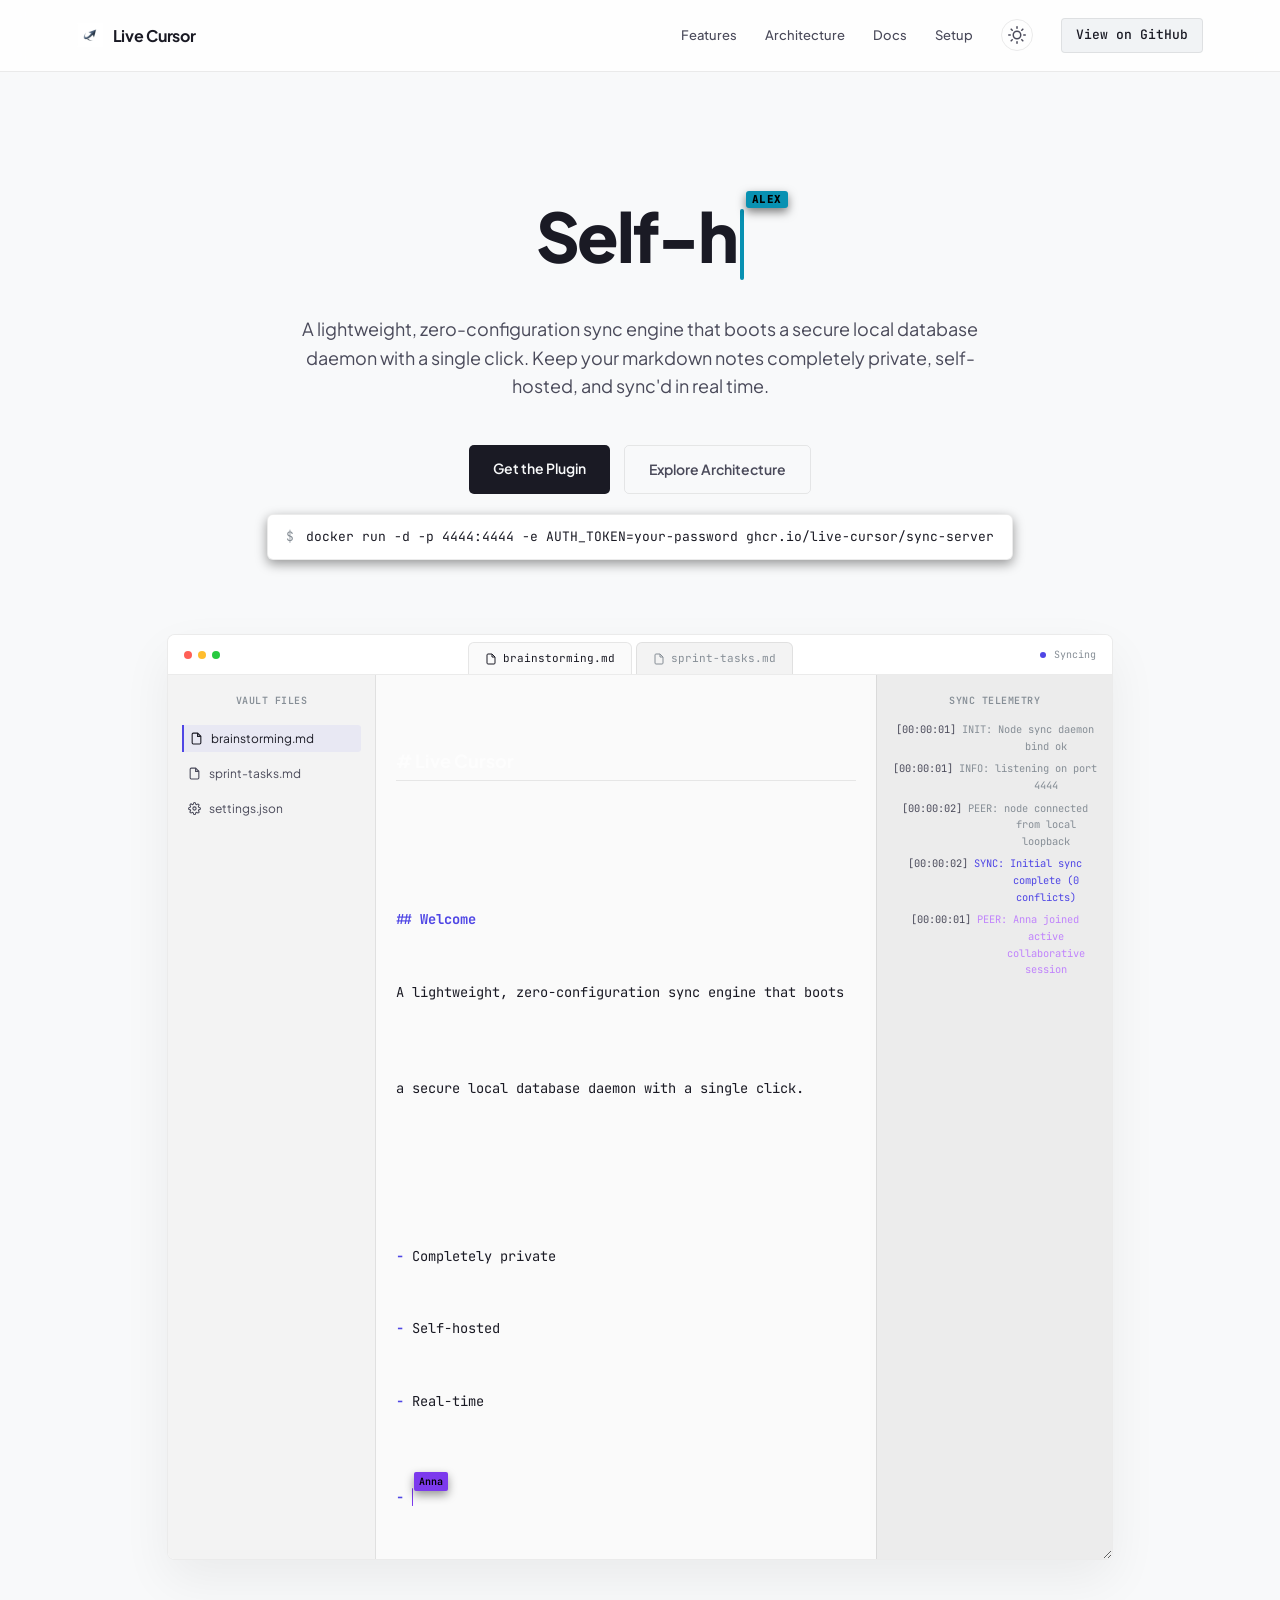
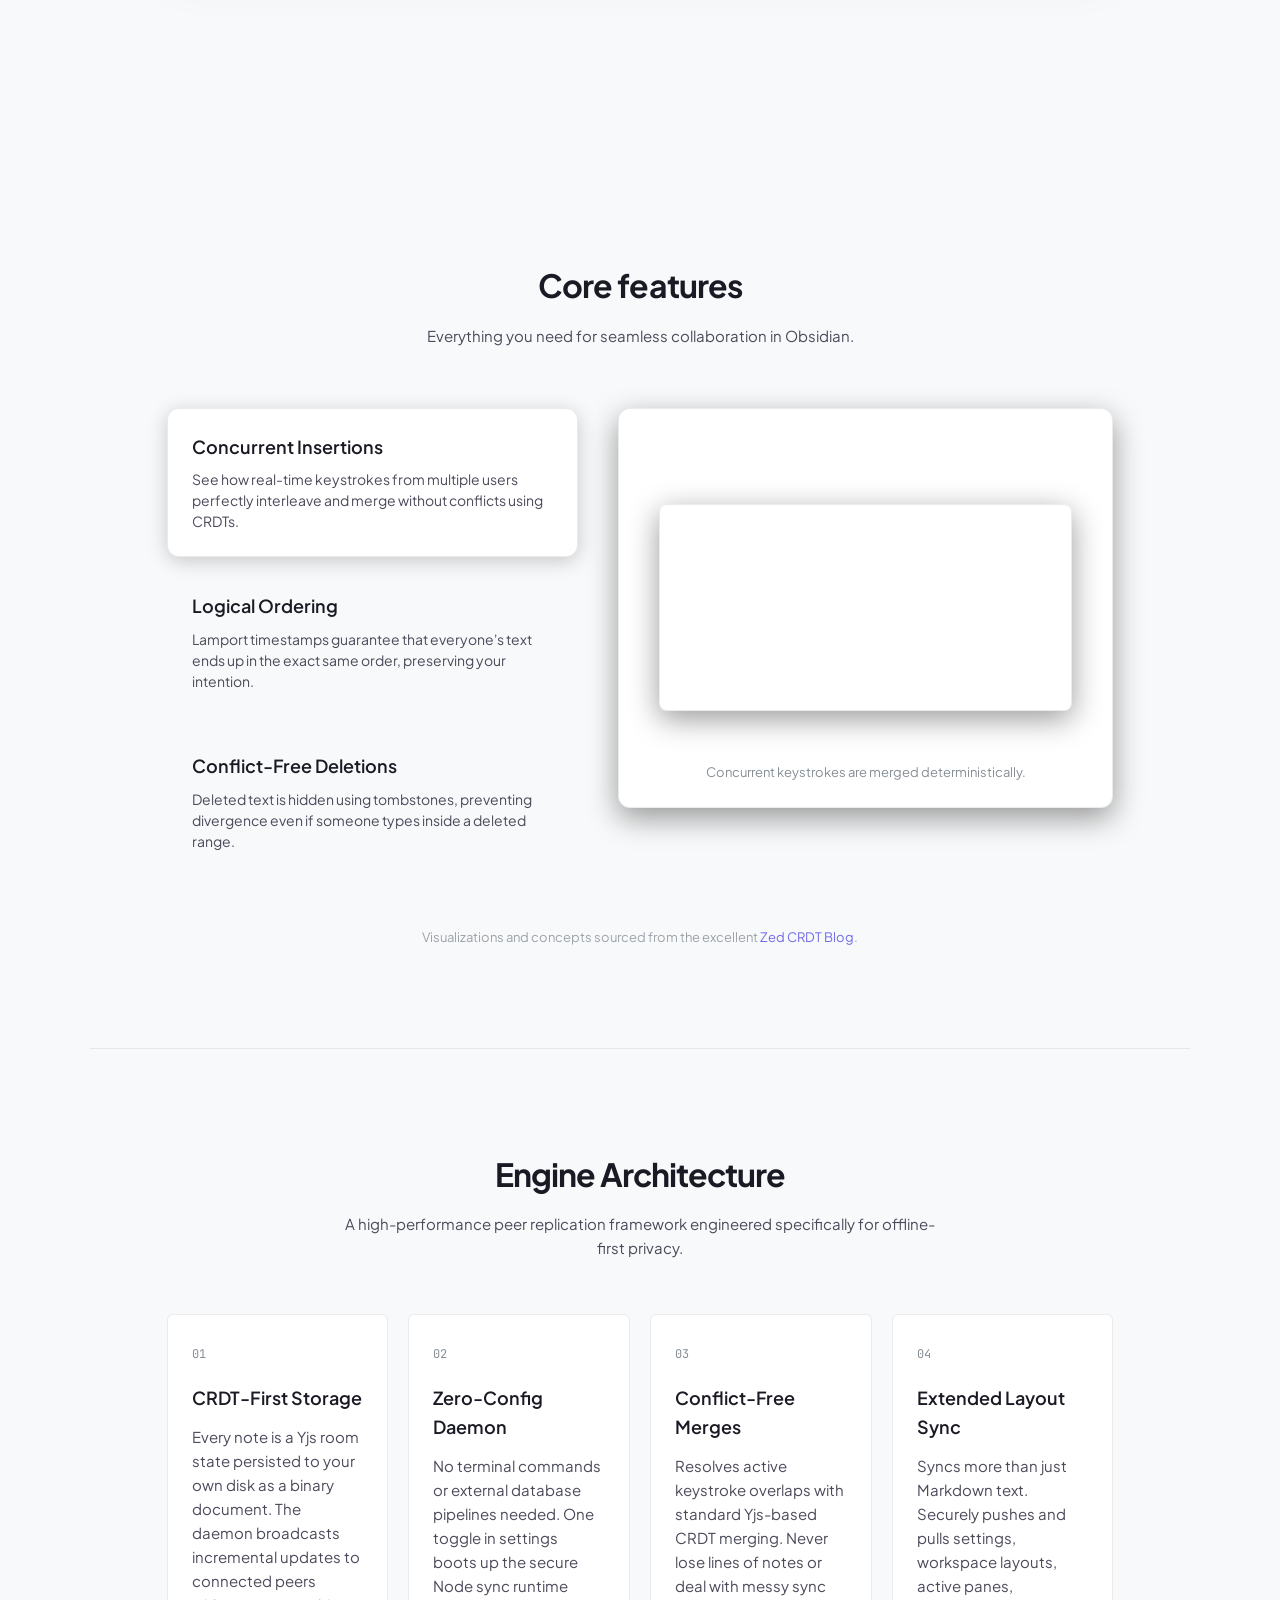
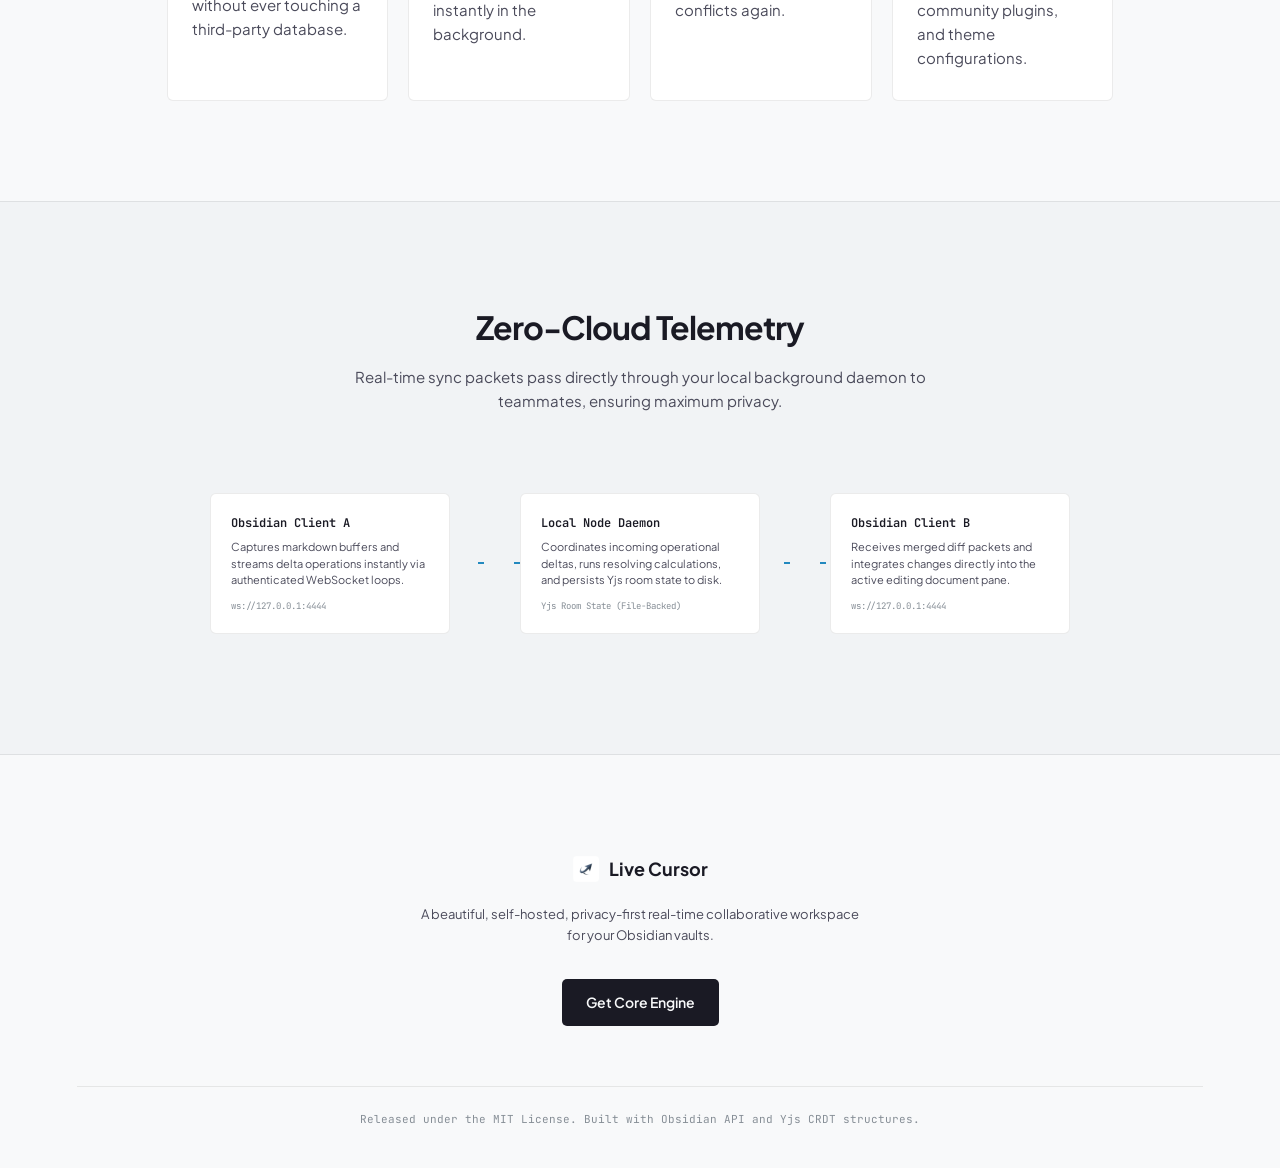
<file: index.html>
<!DOCTYPE html>
<html lang="en">
<head>
  <meta charset="UTF-8">
  <meta name="viewport" content="width=device-width, initial-scale=1.0">
  <title>Live Cursor | Self-Hosted Real-Time Collaboration for Obsidian</title>
  <meta name="description" content="A self-hosted, zero-configuration real-time collaborative editing and configuration sync plugin for private Obsidian vaults.">
  <link rel="stylesheet" href="style-v3.css">
  <link rel="icon" type="image/png" href="icon.png">
  <script>
    (function() {
      const theme = localStorage.getItem('theme');
      const systemPrefersLight = window.matchMedia('(prefers-color-scheme: light)').matches;
      if (theme === 'light' || (!theme && systemPrefersLight)) {
        document.documentElement.setAttribute('data-theme', 'light');
      } else {
        document.documentElement.setAttribute('data-theme', 'dark');
      }
    })();
  </script>
</head>
<body>

  <!-- Premium Subtle ambient grid glow -->
  <div class="bg-glow-top"></div>

  <!-- Navigation bar -->
  <nav>
    <div class="logo-container" style="cursor: pointer;" onclick="window.location.href='index.html'">
      <img src="icon.png" alt="Live Cursor" class="logo-img">
      <span class="logo-text">Live Cursor</span>
    </div>
    <div class="nav-links">
      <a href="index.html#features">Features</a>
      <a href="index.html#architecture">Architecture</a>
      <a href="docs.html">Docs</a>
      <a href="setup.html">Setup</a>
      <button class="theme-toggle" aria-label="Toggle Theme">
        <svg class="sun-icon" viewBox="0 0 24 24" width="18" height="18" stroke="currentColor" fill="none" stroke-width="2" stroke-linecap="round" stroke-linejoin="round">
          <circle cx="12" cy="12" r="5"></circle>
          <line x1="12" y1="1" x2="12" y2="3"></line>
          <line x1="12" y1="21" x2="12" y2="23"></line>
          <line x1="4.22" y1="4.22" x2="5.64" y2="5.64"></line>
          <line x1="18.36" y1="18.36" x2="19.78" y2="19.78"></line>
          <line x1="1" y1="12" x2="3" y2="12"></line>
          <line x1="21" y1="12" x2="23" y2="12"></line>
          <line x1="4.22" y1="19.78" x2="5.64" y2="18.36"></line>
          <line x1="18.36" y1="5.64" x2="19.78" y2="4.22"></line>
        </svg>
        <svg class="moon-icon" viewBox="0 0 24 24" width="18" height="18" stroke="currentColor" fill="none" stroke-width="2" stroke-linecap="round" stroke-linejoin="round">
          <path d="M21 12.79A9 9 0 1 1 11.21 3 7 7 0 0 0 21 12.79z"></path>
        </svg>
      </button>
      <a href="https://github.com/Live-Cursor/Live-Cursor" class="btn-github" id="github-link">View on GitHub</a>
    </div>

    <!-- Mobile Hamburger Toggle -->
    <button class="menu-toggle" id="mobile-menu-toggle" aria-label="Toggle Navigation Menu">
      <span></span>
      <span></span>
      <span></span>
    </button>
  </nav>

  <!-- Responsive Mobile Navigation Drawer Overlay -->
  <div class="mobile-nav-drawer" id="mobile-nav-drawer">
    <a href="index.html#features" class="mobile-link">Features</a>
    <a href="index.html#architecture" class="mobile-link">Architecture</a>
    <a href="docs.html" class="mobile-link">Docs</a>
    <a href="setup.html" class="mobile-link">Setup</a>
    <div class="mobile-theme-row">
      <span>Theme</span>
      <button class="theme-toggle" aria-label="Toggle Theme">
        <svg class="sun-icon" viewBox="0 0 24 24" width="18" height="18" stroke="currentColor" fill="none" stroke-width="2" stroke-linecap="round" stroke-linejoin="round">
          <circle cx="12" cy="12" r="5"></circle>
          <line x1="12" y1="1" x2="12" y2="3"></line>
          <line x1="12" y1="21" x2="12" y2="23"></line>
          <line x1="4.22" y1="4.22" x2="5.64" y2="5.64"></line>
          <line x1="18.36" y1="18.36" x2="19.78" y2="19.78"></line>
          <line x1="1" y1="12" x2="3" y2="12"></line>
          <line x1="21" y1="12" x2="23" y2="12"></line>
          <line x1="4.22" y1="19.78" x2="5.64" y2="18.36"></line>
          <line x1="18.36" y1="5.64" x2="19.78" y2="4.22"></line>
        </svg>
        <svg class="moon-icon" viewBox="0 0 24 24" width="18" height="18" stroke="currentColor" fill="none" stroke-width="2" stroke-linecap="round" stroke-linejoin="round">
          <path d="M21 12.79A9 9 0 1 1 11.21 3 7 7 0 0 0 21 12.79z"></path>
        </svg>
      </button>
    </div>
    <a href="https://github.com/Live-Cursor/Live-Cursor" class="btn-github-mobile" id="github-link-mobile">View on GitHub</a>
  </div>

  <!-- Hero Section -->
  <section class="hero">
    <div class="hero-animation">
      <span class="typing-container"><span id="text-main"></span><span id="cursor-1" class="cursor"></span><span id="text-finale"></span><span id="cursor-2" class="cursor cursor-blue hidden"></span></span>
    </div>
    <p class="hero-subtitle">
      A lightweight, zero-configuration sync engine that boots a secure local database daemon with a single click. Keep your markdown notes completely private, self-hosted, and sync'd in real time.
    </p>

    <div class="hero-ctas">
      <div class="hero-buttons">
        <a href="https://github.com/Live-Cursor/Live-Cursor" class="btn-primary">Get the Plugin</a>
        <a href="#features" class="btn-secondary">Explore Architecture</a>
      </div>
      
      <div class="hero-docker-command">
        <span style="color: var(--text-muted);">$</span>
        <span style="color: var(--text-primary);">docker run -d -p 4444:4444 -e AUTH_TOKEN=your-password ghcr.io/live-cursor/sync-server</span>
      </div>
    </div>

    <!-- Pixel-Perfect Obsidian Mockup Container -->
    <div class="mockup-container" id="mockup-obsidian">
      <div class="mockup-header">
        <div class="window-controls">
          <div class="win-dot red"></div>
          <div class="win-dot yellow"></div>
          <div class="win-dot green"></div>
        </div>
        
        <!-- Multi-Tab Obsidian Topbar -->
        <div class="mockup-tabs">
          <div class="mockup-tab active" id="tab-brainstorming">
            <svg viewBox="0 0 24 24"><path d="M14 2H6a2 2 0 0 0-2 2v16a2 2 0 0 0 2 2h12a2 2 0 0 0 2-2V8z"></path><polyline points="14 2 14 8 20 8"></polyline></svg>
            <span>brainstorming.md</span>
          </div>
          <div class="mockup-tab" id="tab-tasks">
            <svg viewBox="0 0 24 24"><path d="M14 2H6a2 2 0 0 0-2 2v16a2 2 0 0 0 2 2h12a2 2 0 0 0 2-2V8z"></path><polyline points="14 2 14 8 20 8"></polyline></svg>
            <span>sprint-tasks.md</span>
          </div>
        </div>

        <div style="display: flex; align-items: center; gap: 8px;">
          <div class="active-pulse"></div>
          <span style="font-family: var(--font-mono); font-size: 10px; color: var(--text-muted);">Syncing</span>
        </div>
      </div>
      
      <div class="mockup-layout">
        <!-- Sidebar folder structure -->
        <div class="mockup-sidebar">
          <span class="sidebar-title">Vault Files</span>
          <ul class="file-tree">
            <li class="file-item active" id="sidebar-brainstorming">
              <svg viewBox="0 0 24 24"><path d="M14 2H6a2 2 0 0 0-2 2v16a2 2 0 0 0 2 2h12a2 2 0 0 0 2-2V8z"></path><polyline points="14 2 14 8 20 8"></polyline></svg>
              <span>brainstorming.md</span>
            </li>
            <li class="file-item" id="sidebar-tasks">
              <svg viewBox="0 0 24 24"><path d="M14 2H6a2 2 0 0 0-2 2v16a2 2 0 0 0 2 2h12a2 2 0 0 0 2-2V8z"></path><polyline points="14 2 14 8 20 8"></polyline></svg>
              <span>sprint-tasks.md</span>
            </li>
            <li class="file-item" id="sidebar-settings">
              <svg viewBox="0 0 24 24"><circle cx="12" cy="12" r="3"></circle><path d="M19.4 15a1.65 1.65 0 0 0 .33 1.82l.06.06a2 2 0 1 1-2.83 2.83l-.06-.06a1.65 1.65 0 0 0-1.82-.33 1.65 1.65 0 0 0-1 1.51V21a2 2 0 0 1-4 0v-.09A1.65 1.65 0 0 0 9 19.4a1.65 1.65 0 0 0-1.82.33l-.06.06a2 2 0 1 1-2.83-2.83l.06-.06a1.65 1.65 0 0 0 .33-1.82 1.65 1.65 0 0 0-1.51-1H3a2 2 0 0 1 0-4h.09A1.65 1.65 0 0 0 4.6 9a1.65 1.65 0 0 0-.33-1.82l-.06-.06a2 2 0 1 1 2.83-2.83l.06.06a1.65 1.65 0 0 0 1.82.33H9a1.65 1.65 0 0 0 1-1.51V3a2 2 0 0 1 4 0v.09a1.65 1.65 0 0 0 1 1.51 1.65 1.65 0 0 0 1.82-.33l.06-.06a2 2 0 1 1 2.83 2.83l-.06.06a1.65 1.65 0 0 0-.33 1.82V9a1.65 1.65 0 0 0 1.51 1H21a2 2 0 0 1 0 4h-.09a1.65 1.65 0 0 0-1.51 1z"></path></svg>
              <span>settings.json</span>
            </li>
          </ul>
        </div>

        <!-- Editor canvas -->
        <div class="mockup-editor" id="editor-body">
          <div class="editor-content">
  <div class="editor-line"><span class="md-h1"># Live Cursor</span></div>
  <div class="editor-line"></div>
  <div class="editor-line"><span class="md-bullet">## Welcome</span></div>
  <div class="editor-line">A lightweight, zero-configuration sync engine that boots</div>
  
  <div class="editor-line" style="position: relative; display: flex;">
    <span id="prefix-panos">a secure local database daemon with a&nbsp;</span><span id="text-panos">single click</span><span>.</span>
    <div class="sync-cursor" id="cursor-panos" style="opacity: 0; left: 0; top: 2px;">
      <div class="cursor-flag">
        <div class="cursor-caret" style="background-color: var(--accent-cyan);"></div>
        <div class="cursor-tag" style="background-color: var(--accent-cyan);">Panos</div>
      </div>
    </div>
  </div>
  
  <div class="editor-line"></div>
  <div class="editor-line"><span class="md-bullet">- </span>Completely private</div>
  <div class="editor-line"><span class="md-bullet">- </span>Self-hosted</div>
  <div class="editor-line"><span class="md-bullet">- </span>Real-time</div>
  
  <div class="editor-line" style="position: relative; display: flex;">
    <span class="md-bullet" id="prefix-anna">-&nbsp;</span><span id="text-anna"></span>
    <div class="sync-cursor" id="cursor-anna" style="opacity: 0; left: 0; top: 2px;">
      <div class="cursor-flag">
        <div class="cursor-caret" style="background-color: var(--accent-purple);"></div>
        <div class="cursor-tag" style="background-color: var(--accent-purple);">Anna</div>
      </div>
    </div>
  </div>
</div>
        </div>

        <!-- Logging Telemetry Panel -->
        <div class="mockup-logs">
          <span class="sidebar-title">Sync Telemetry</span>
          <div class="logs-content" id="logs-container">
            <div class="log-line"><span>[00:00:01]</span> INIT: Node sync daemon bind ok</div>
            <div class="log-line"><span>[00:00:01]</span> INFO: listening on port 4444</div>
            <div class="log-line"><span>[00:00:02]</span> PEER: node connected from local loopback</div>
            <div class="log-line sync"><span>[00:00:02]</span> SYNC: Initial sync complete (0 conflicts)</div>
          </div>
        </div>
      </div>
    </div>
  </section>

  <!-- How it Works - Interactive Visualization Tabs -->
  <section class="how-it-works-section" id="how-it-works">
    <div class="hiw-container">
      <div class="hiw-header">
        <h2 class="section-title">Core features</h2>
        <p class="section-subtitle">Everything you need for seamless collaboration in Obsidian.</p>
      </div>
      
      <div class="hiw-grid">
        <!-- Left Side: Tabs -->
        <div class="hiw-tabs">
          <div class="hiw-tab active" onclick="switchVisualTab(1)">
            <h3>Concurrent Insertions</h3>
            <p>See how real-time keystrokes from multiple users perfectly interleave and merge without conflicts using CRDTs.</p>
          </div>
          <div class="hiw-tab" onclick="switchVisualTab(2)">
            <h3>Logical Ordering</h3>
            <p>Lamport timestamps guarantee that everyone's text ends up in the exact same order, preserving your intention.</p>
          </div>
          <div class="hiw-tab" onclick="switchVisualTab(3)">
            <h3>Conflict-Free Deletions</h3>
            <p>Deleted text is hidden using tombstones, preventing divergence even if someone types inside a deleted range.</p>
          </div>
        </div>

        <!-- Right Side: Visualization Container -->
        <div class="hiw-visualization-container">
          <!-- Vis 1: CRDT Merge -->
          <div class="hiw-vis-panel active" id="hiw-vis-1">
            <video loop muted autoplay playsinline class="crdt-video">
              <source src="assets/crdt-concurrent-insertion-part-3.mp4" type="video/mp4" />
            </video>
            <p class="vis-caption">Concurrent keystrokes are merged deterministically.</p>
          </div>

          <!-- Vis 2: Lamport Ordering -->
          <div class="hiw-vis-panel" id="hiw-vis-2">
            <video loop muted autoplay playsinline class="crdt-video">
              <source src="assets/order-by-lamport.mp4" type="video/mp4" />
            </video>
            <p class="vis-caption">Sorting insertions by Lamport timestamps preserves user intent.</p>
          </div>

          <!-- Vis 3: Tombstones -->
          <div class="hiw-vis-panel" id="hiw-vis-3">
             <video loop muted autoplay playsinline class="crdt-video">
              <source src="assets/insert-delete.mp4" type="video/mp4" />
            </video>
            <p class="vis-caption">Deleted fragments are safely hidden with tombstones.</p>
          </div>
        </div>
      </div>
      
      <div class="hiw-attribution" style="text-align: center; margin-top: 50px; font-size: 13px; color: var(--text-muted); opacity: 0.8;">
        Visualizations and concepts sourced from the excellent <a href="https://zed.dev/blog/crdts" target="_blank" style="color: var(--accent-indigo); text-decoration: none;">Zed CRDT Blog</a>.
      </div>
    </div>
  </section>

  <!-- Technical Features Grid -->
  <section class="features-section" id="features">
    <h2 class="section-title">Engine Architecture</h2>
    <p class="section-subtitle">A high-performance peer replication framework engineered specifically for offline-first privacy.</p>
    <div class="features-grid">
      <div class="feature-card">
        <span class="card-num">01</span>
        <h3>CRDT-First Storage</h3>
        <p>Every note is a Yjs room state persisted to your own disk as a binary document. The daemon broadcasts incremental updates to connected peers without ever touching a third-party database.</p>
      </div>

      <div class="feature-card">
        <span class="card-num">02</span>
        <h3>Zero-Config Daemon</h3>
        <p>No terminal commands or external database pipelines needed. One toggle in settings boots up the secure Node sync runtime instantly in the background.</p>
      </div>

      <div class="feature-card">
        <span class="card-num">03</span>
        <h3>Conflict-Free Merges</h3>
        <p>Resolves active keystroke overlaps with standard Yjs-based CRDT merging. Never lose lines of notes or deal with messy sync conflicts again.</p>
      </div>

      <div class="feature-card">
        <span class="card-num">04</span>
        <h3>Extended Layout Sync</h3>
        <p>Syncs more than just Markdown text. Securely pushes and pulls settings, workspace layouts, active panes, community plugins, and theme configurations.</p>
      </div>
    </div>
  </section>

  <!-- CSS-Based WebSocket Sync Pipeline Diagram -->
  <section class="architecture-section" id="architecture">
    <div class="flowchart-container">
      <h2 class="section-title">Zero-Cloud Telemetry</h2>
      <p class="section-subtitle">Real-time sync packets pass directly through your local background daemon to teammates, ensuring maximum privacy.</p>
      
      <div class="flow-diagram">
        <!-- SVG lines with pulsing dot dashoffset paths -->
        <svg class="flow-svg">
          <line x1="20%" y1="50%" x2="50%" y2="50%" class="flow-path" />
          <line x1="20%" y1="50%" x2="50%" y2="50%" class="flow-path reversed" />
          <line x1="50%" y1="50%" x2="80%" y2="50%" class="flow-path" />
          <line x1="50%" y1="50%" x2="80%" y2="50%" class="flow-path reversed" />
        </svg>

        <!-- Node 1 -->
        <div class="flow-node">
          <h4>Obsidian Client A</h4>
          <p>Captures markdown buffers and streams delta operations instantly via authenticated WebSocket loops.</p>
          <span class="node-meta">ws://127.0.0.1:4444</span>
        </div>

        <!-- Node 2 -->
        <div class="flow-node">
          <h4>Local Node Daemon</h4>
          <p>Coordinates incoming operational deltas, runs resolving calculations, and persists Yjs room state to disk.</p>
          <span class="node-meta">Yjs Room State (File-Backed)</span>
        </div>

        <!-- Node 3 -->
        <div class="flow-node">
          <h4>Obsidian Client B</h4>
          <p>Receives merged diff packets and integrates changes directly into the active editing document pane.</p>
          <span class="node-meta">ws://127.0.0.1:4444</span>
        </div>
      </div>
    </div>
  </section>

  <!-- Footer Section -->
  <footer>
    <div class="footer-logo">
      <img src="icon.png" alt="Live Cursor" class="logo-img">
      <span>Live Cursor</span>
    </div>
    <p class="footer-desc">A beautiful, self-hosted, privacy-first real-time collaborative workspace for your Obsidian vaults.</p>
    <a href="https://github.com/Live-Cursor/Live-Cursor" class="btn-primary">Get Core Engine</a>
    <p class="copyright">Released under the MIT License. Built with Obsidian API and Yjs CRDT structures.</p>
  </footer>

  <!-- Interactive Tabs and Mockup Simulation Script -->
  <script src="app.js"></script>
</body>
</html>
</file>
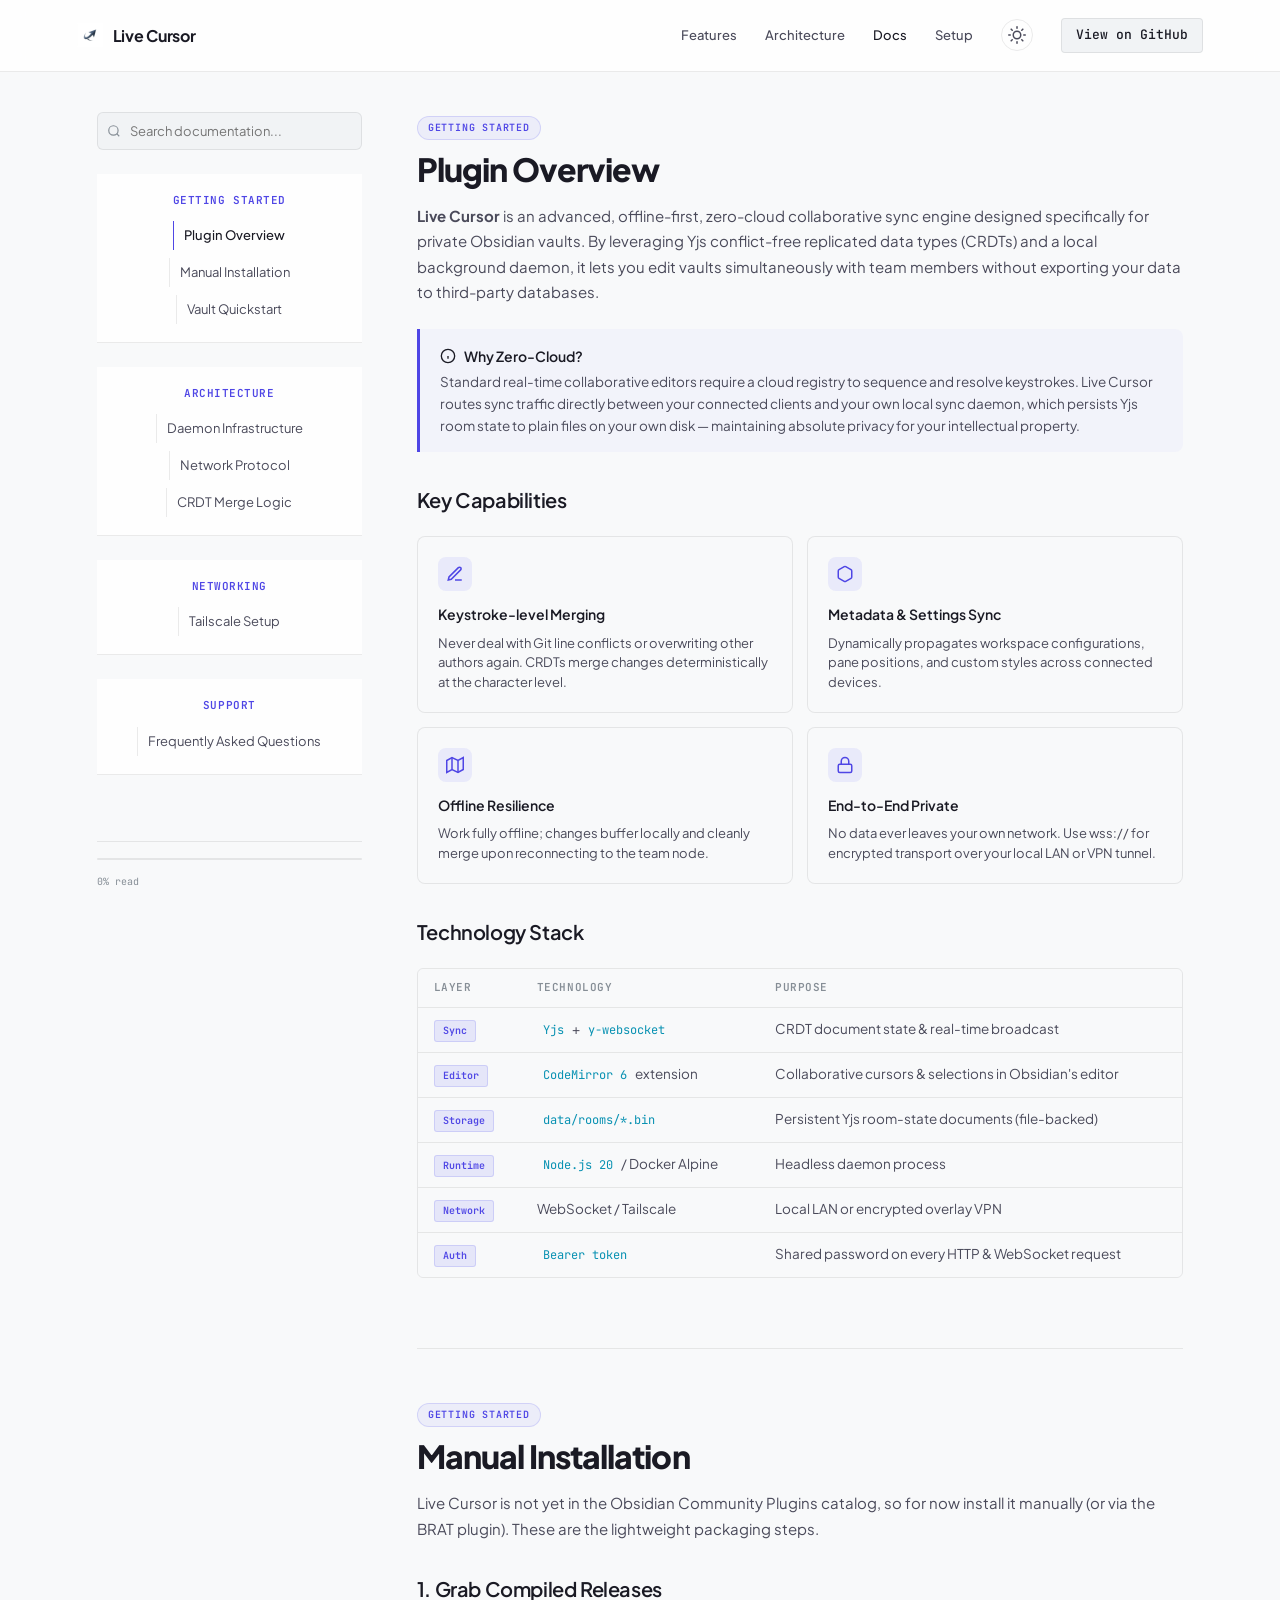
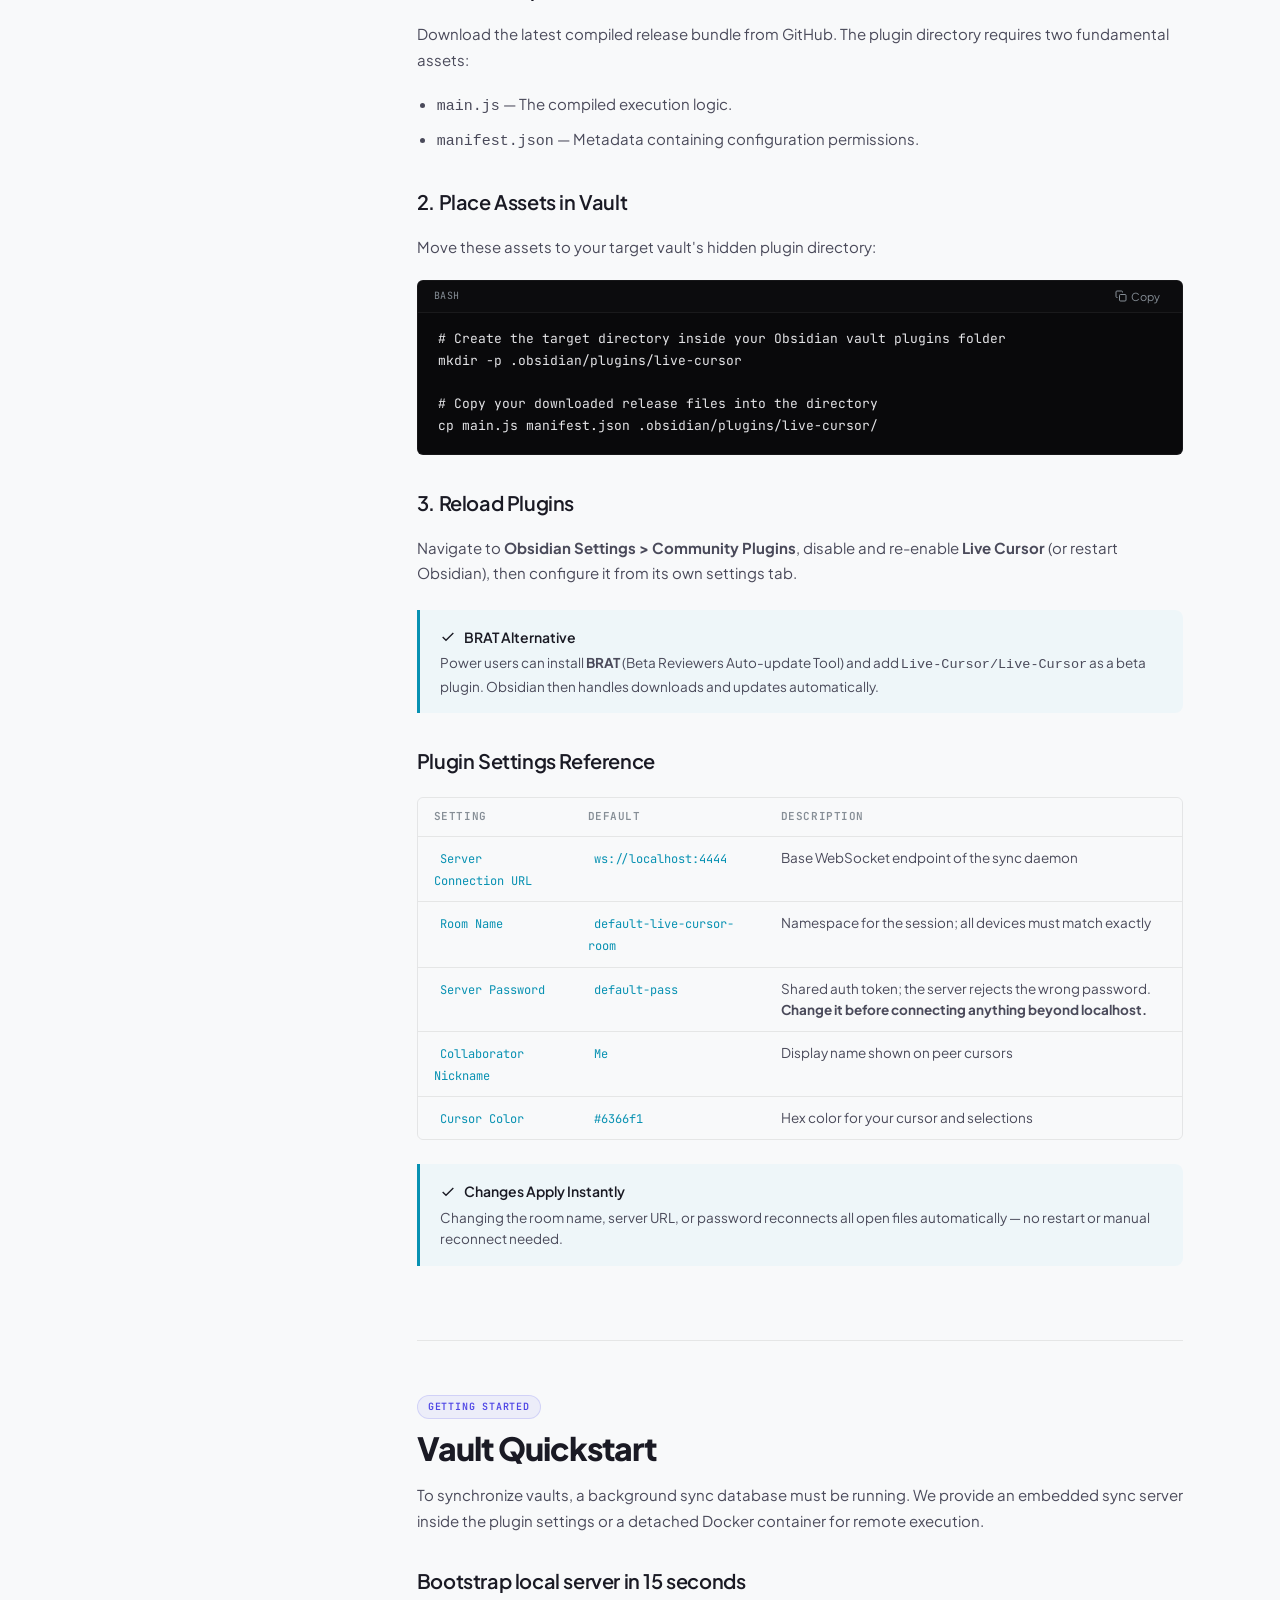
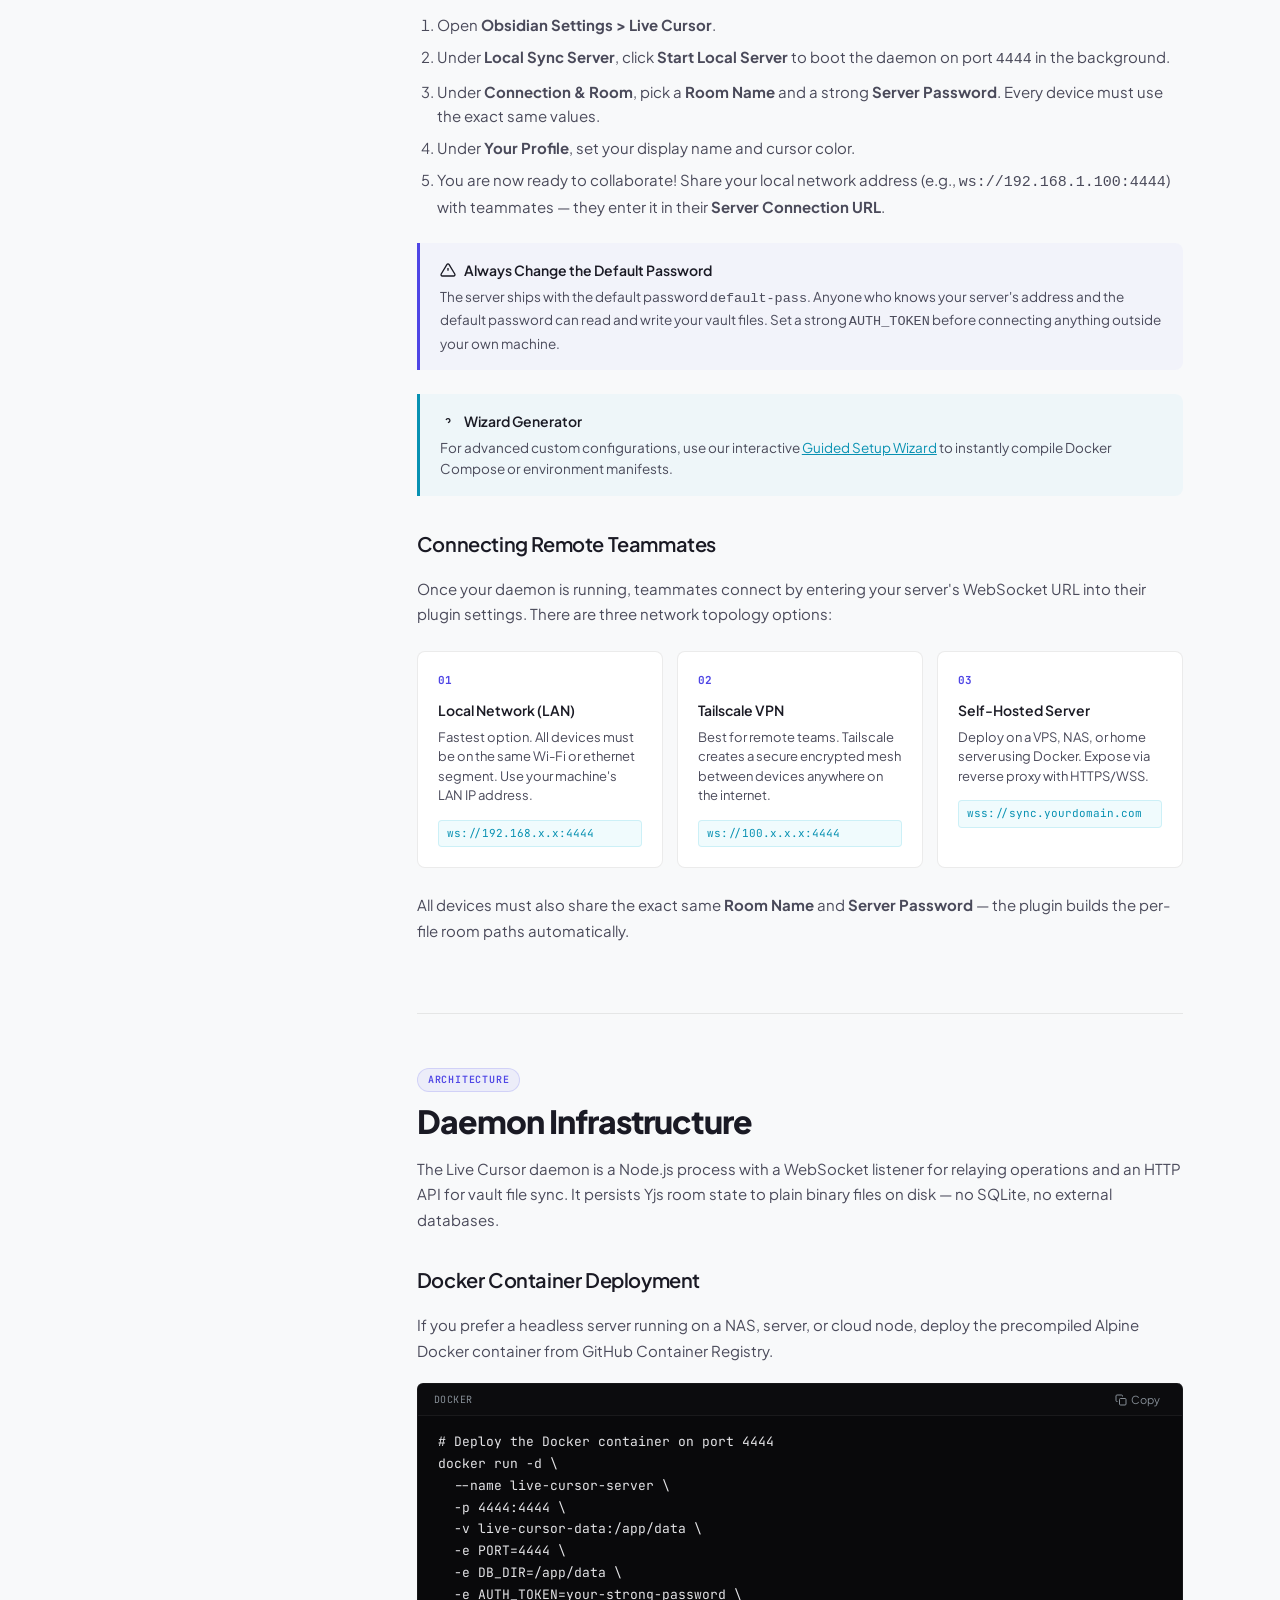
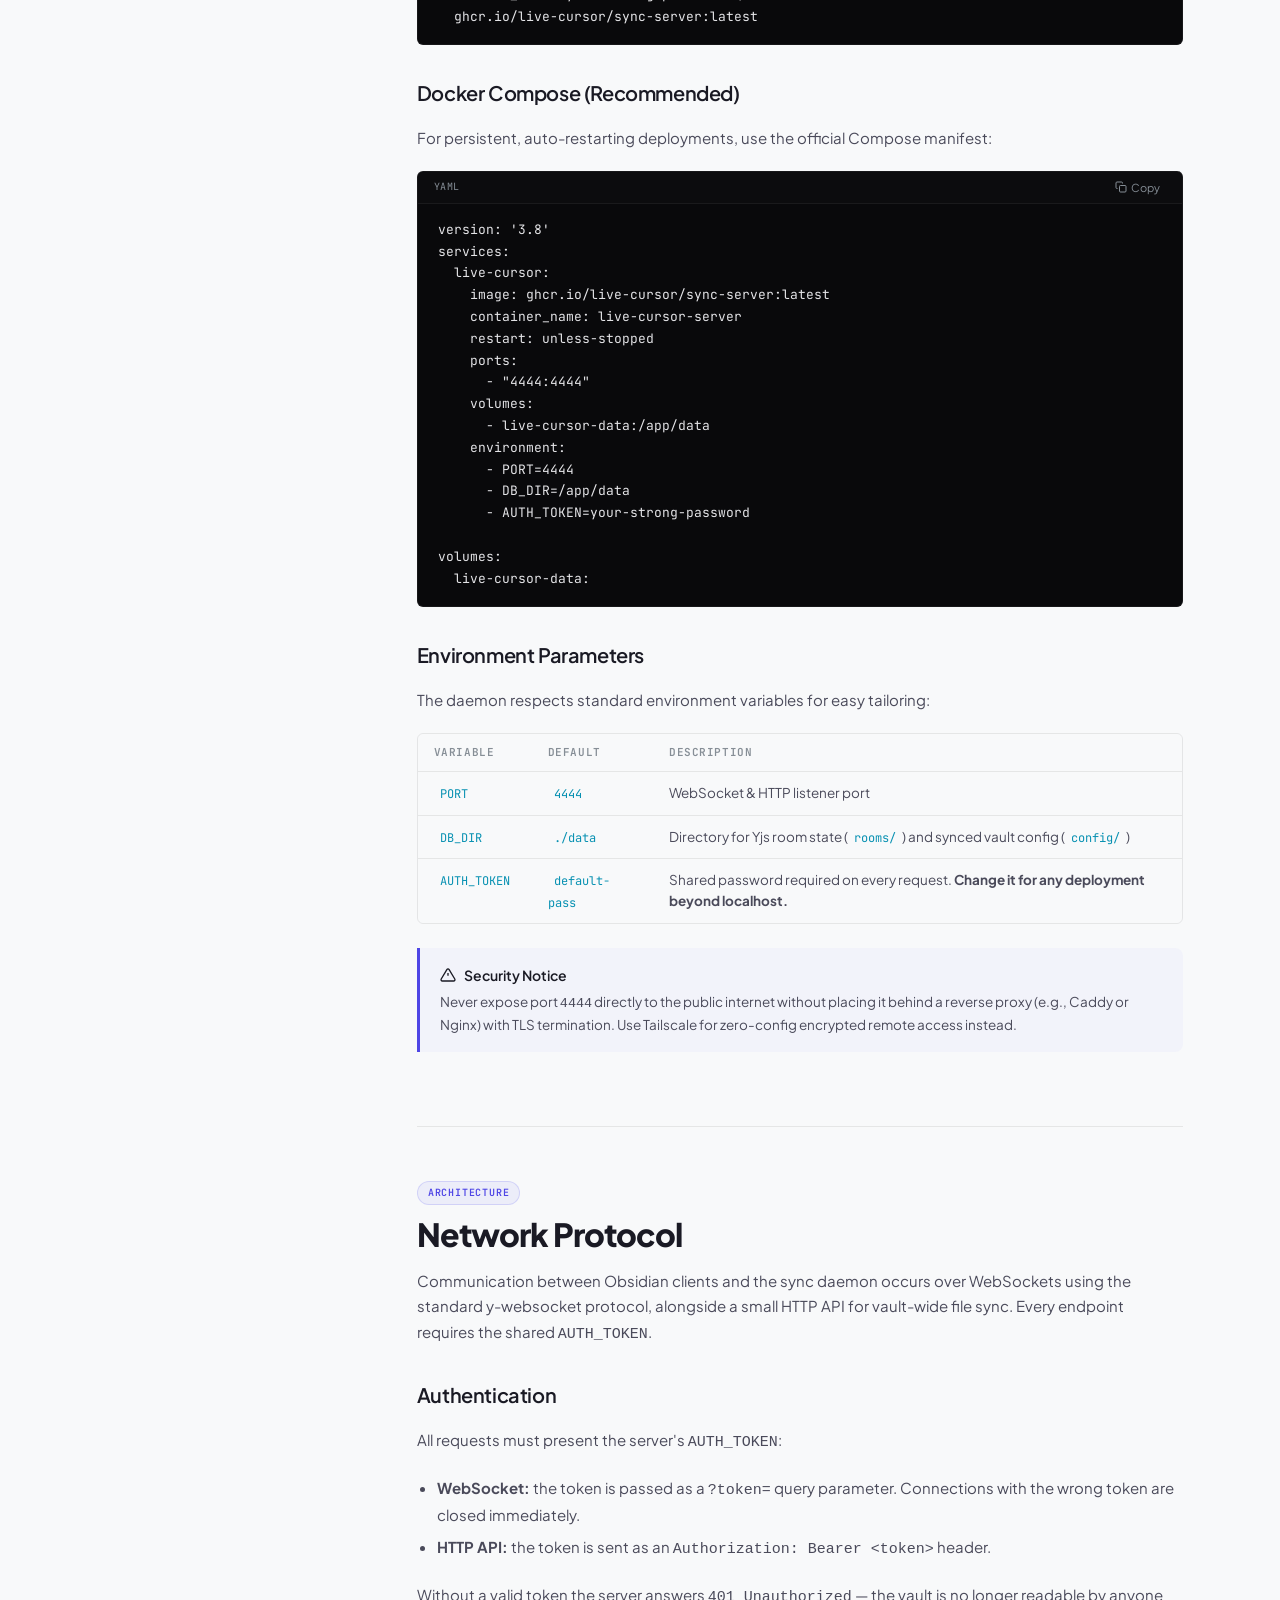
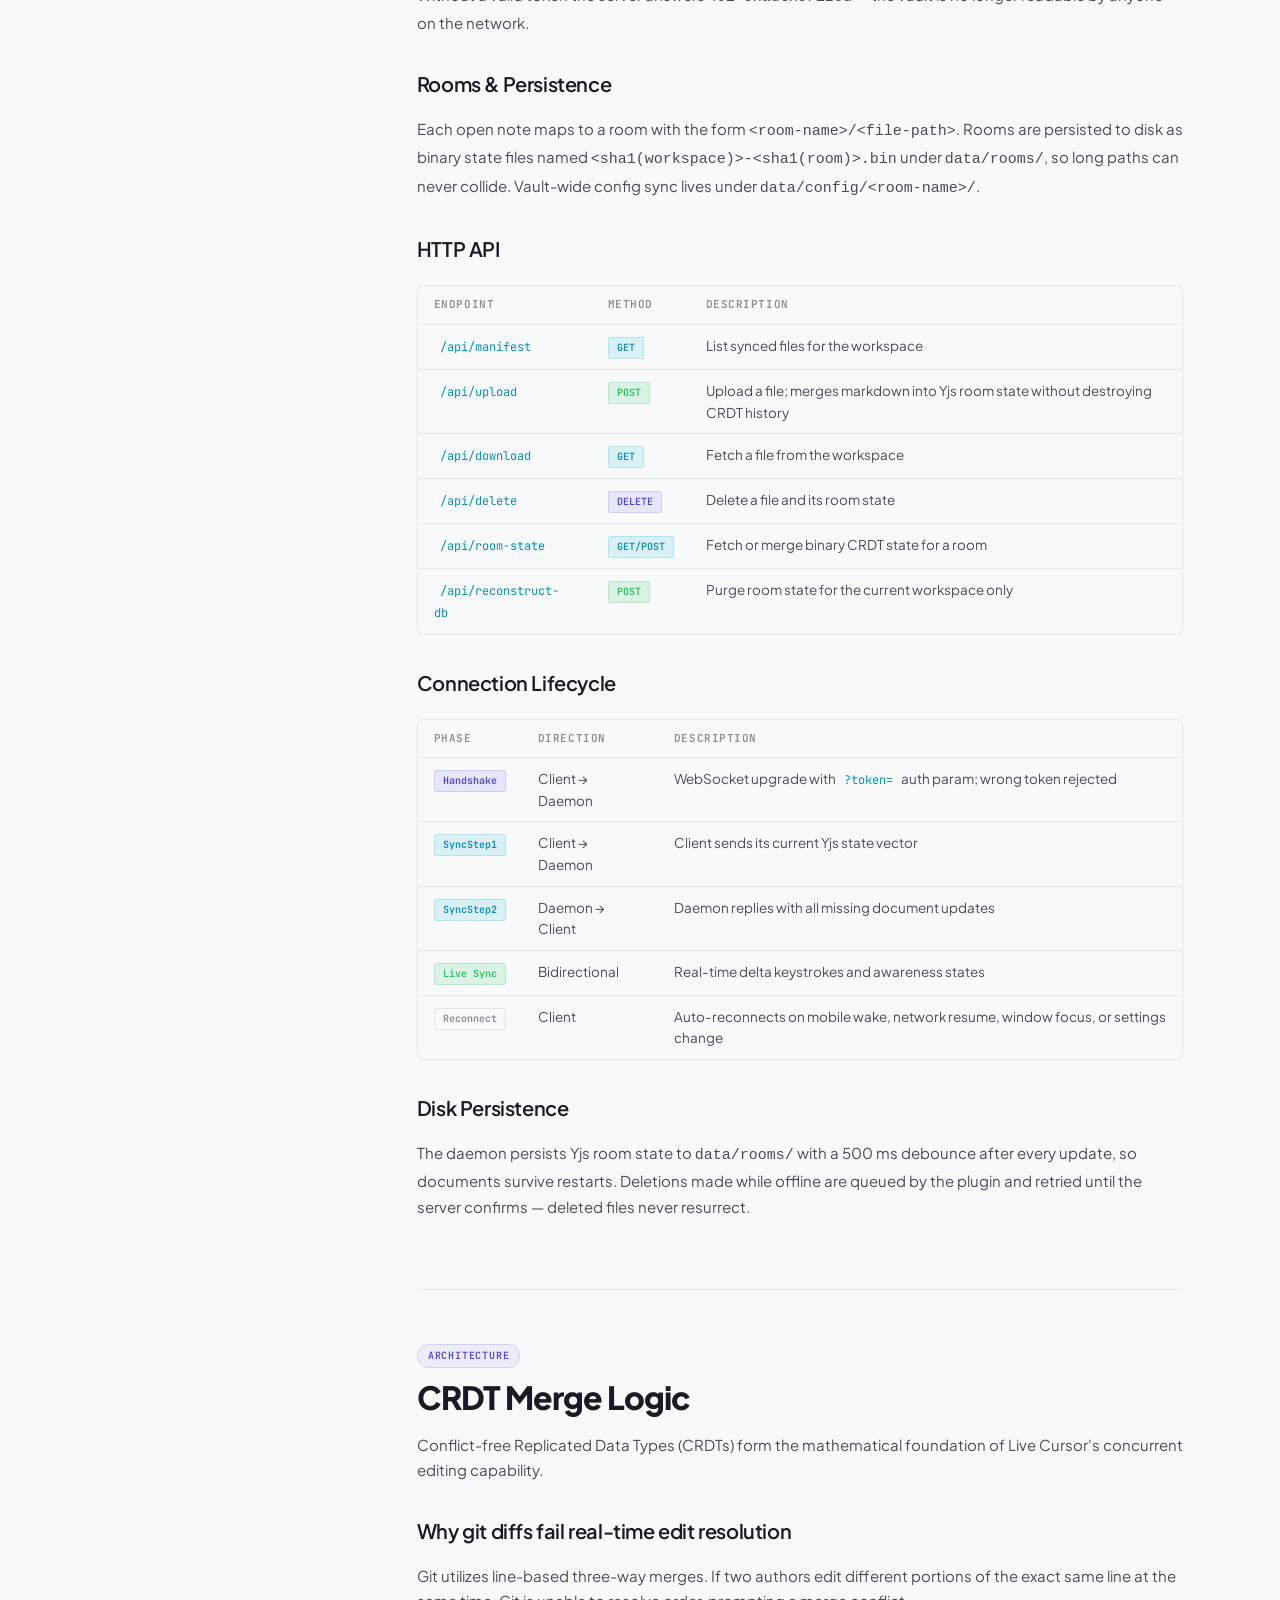
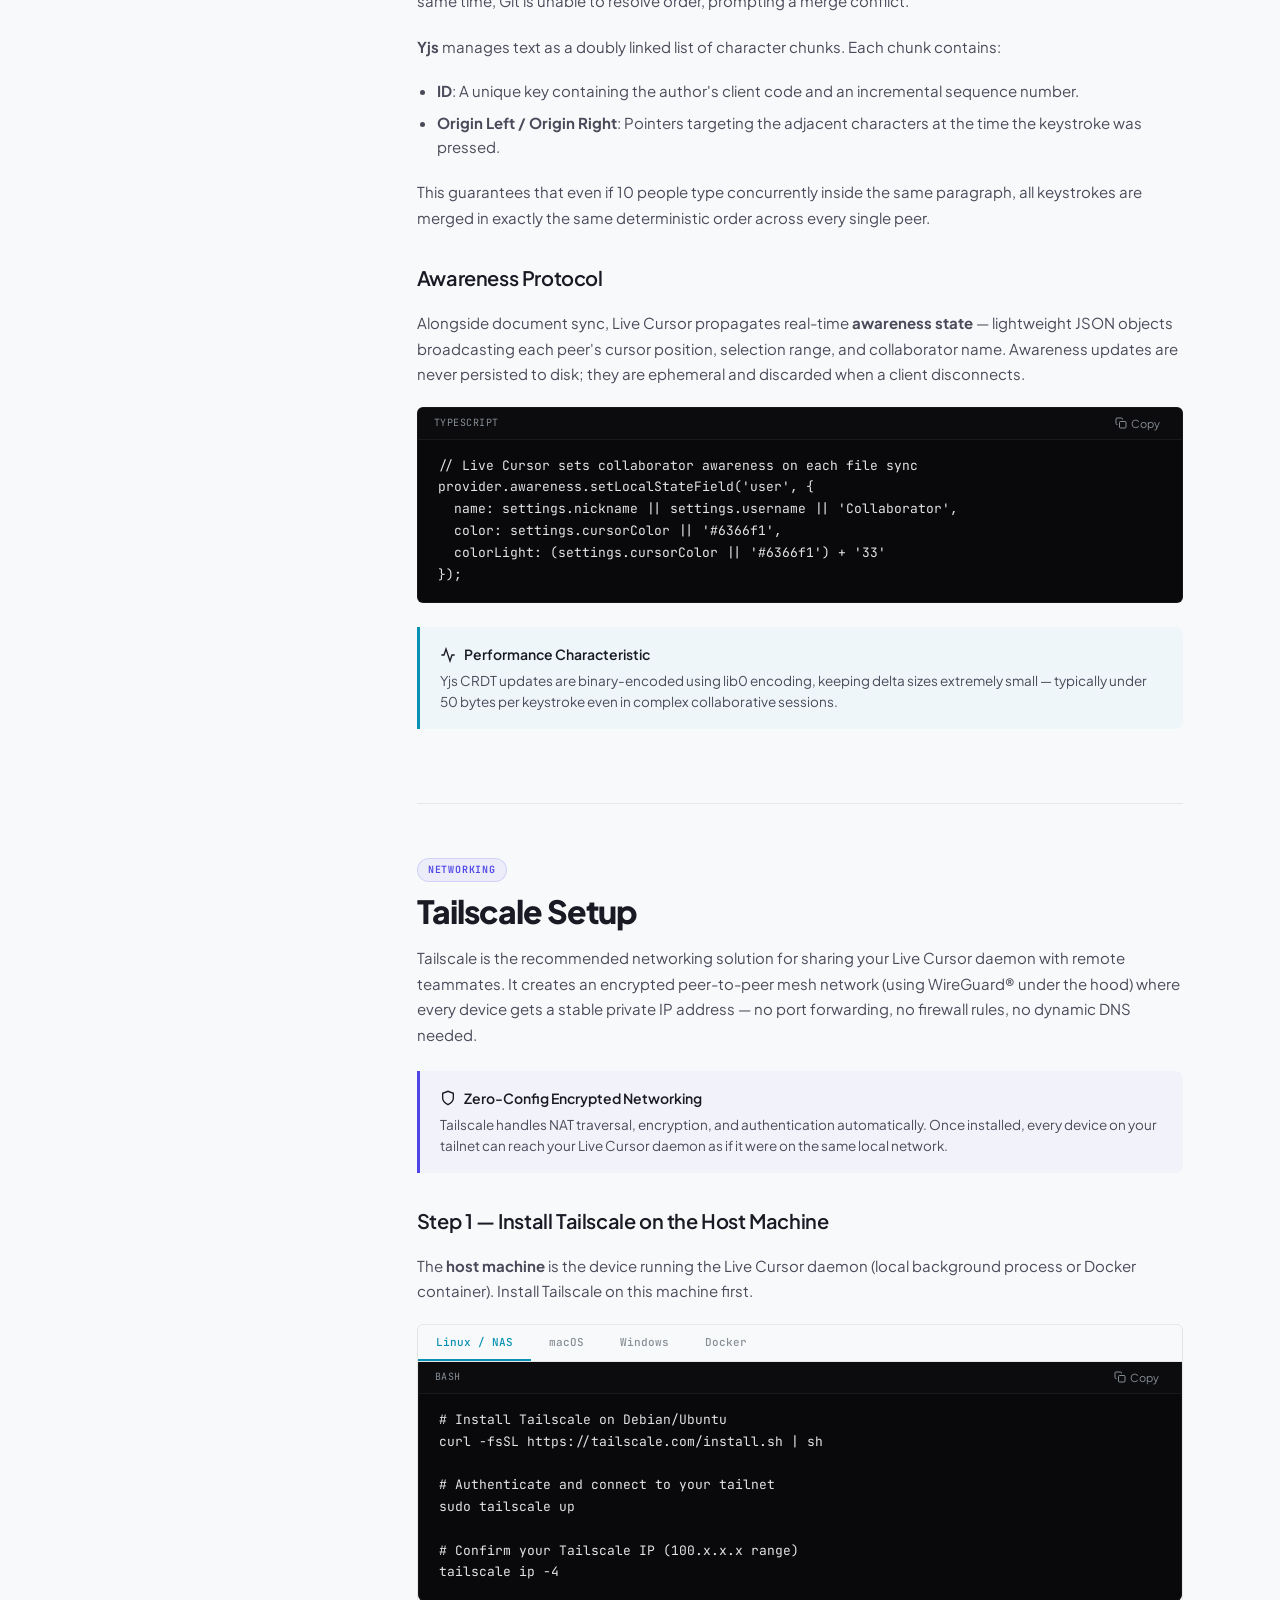
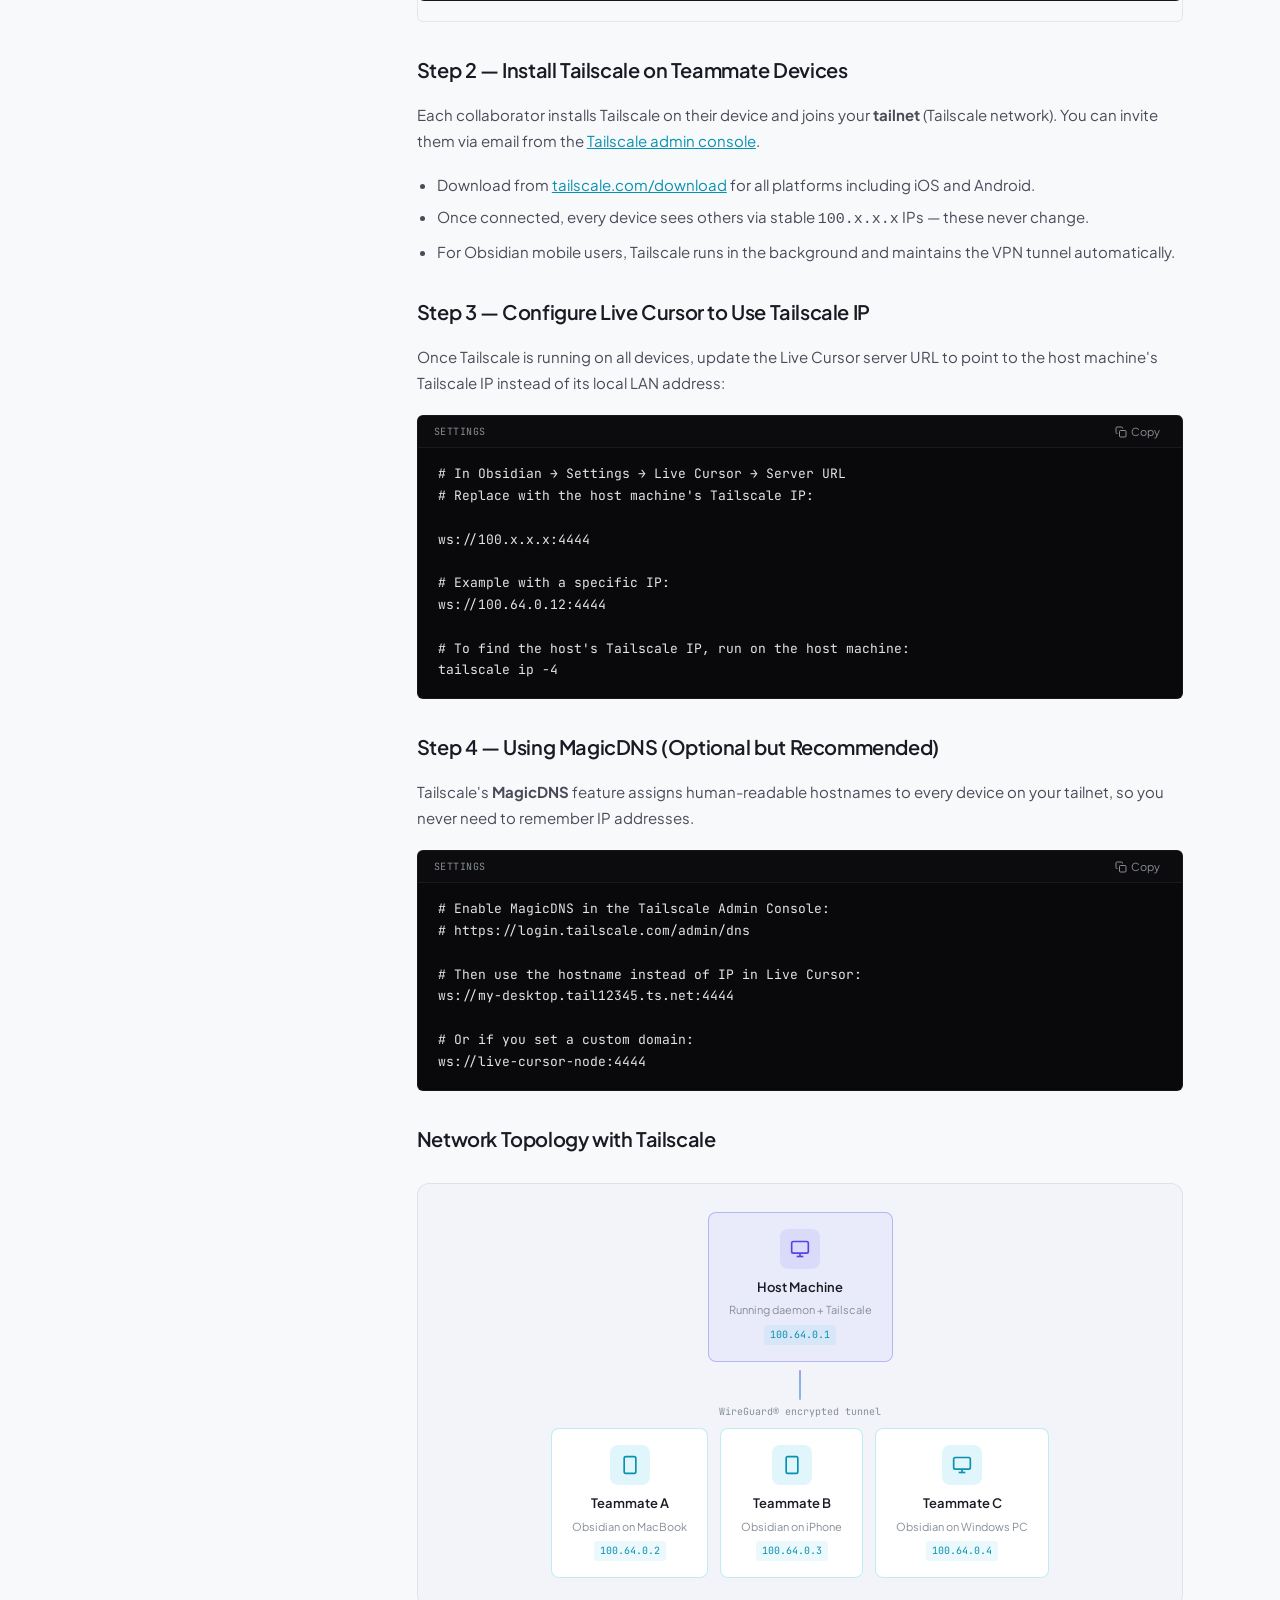
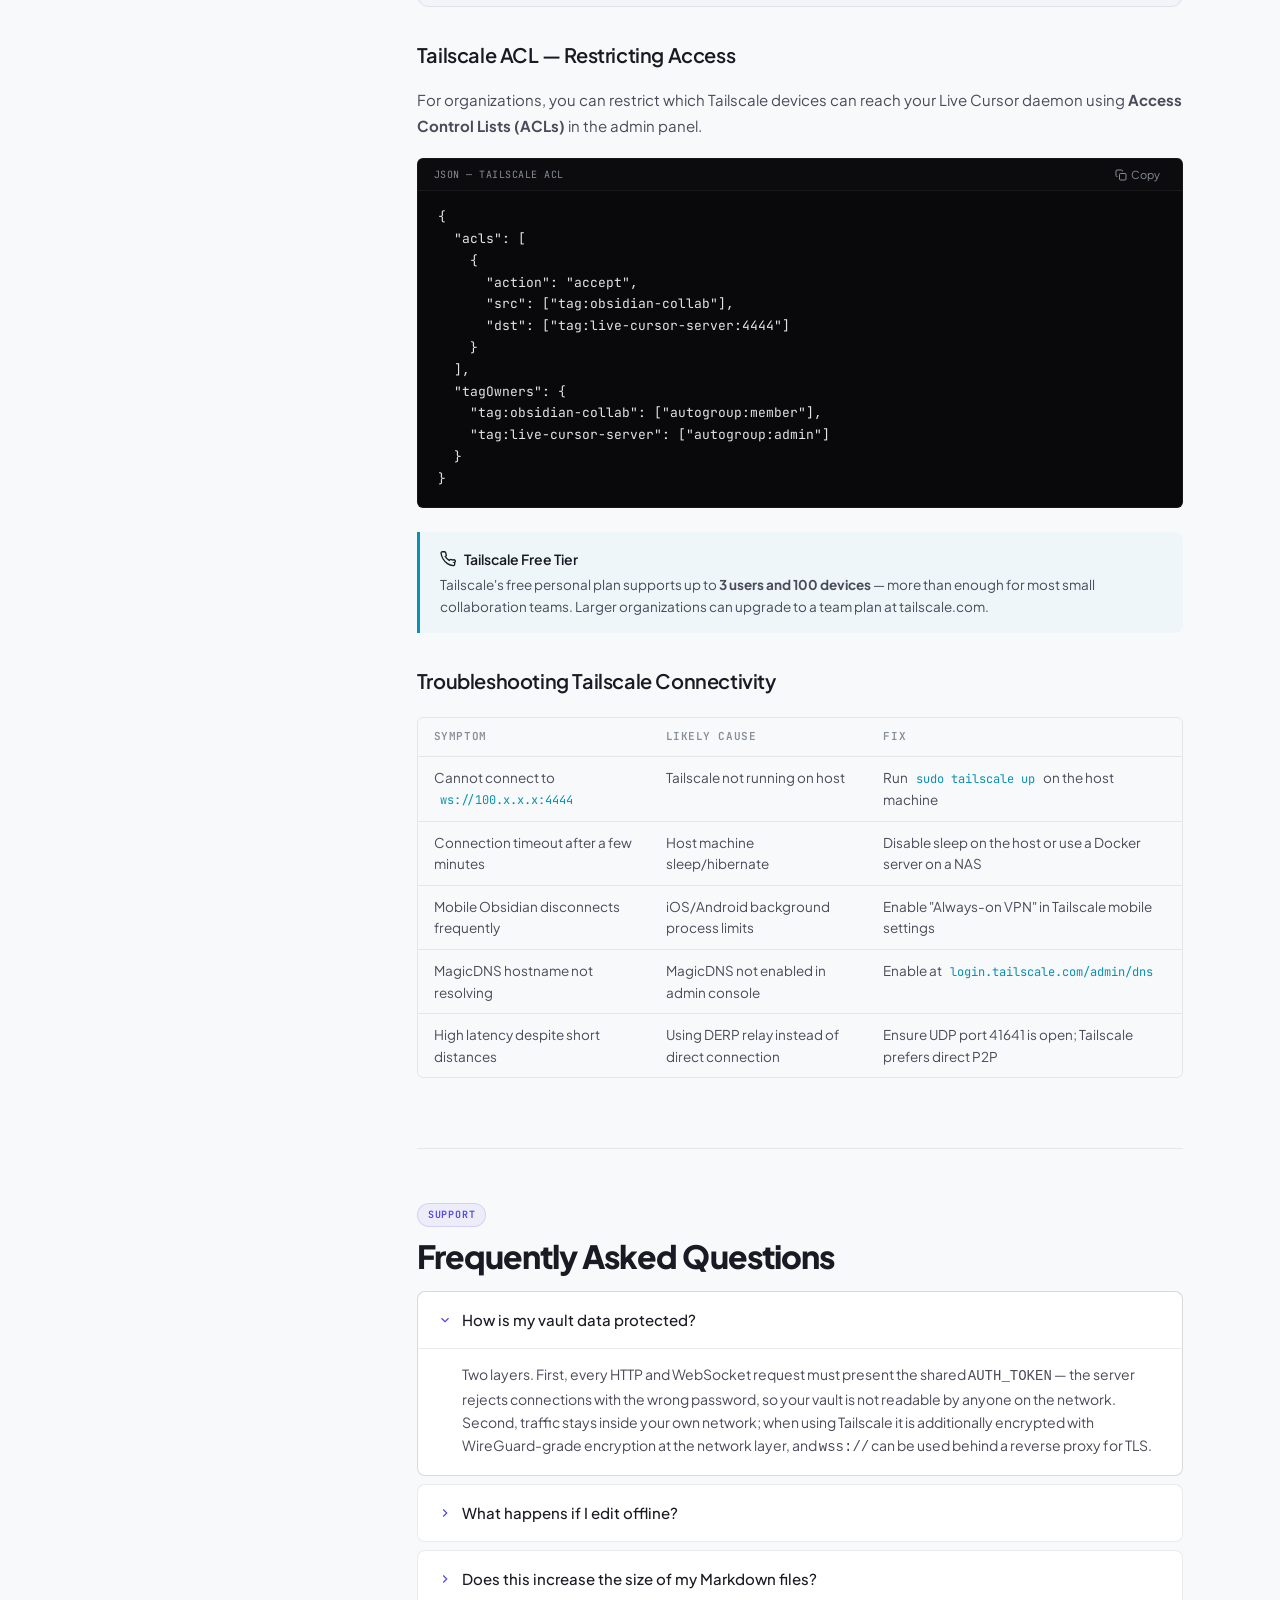
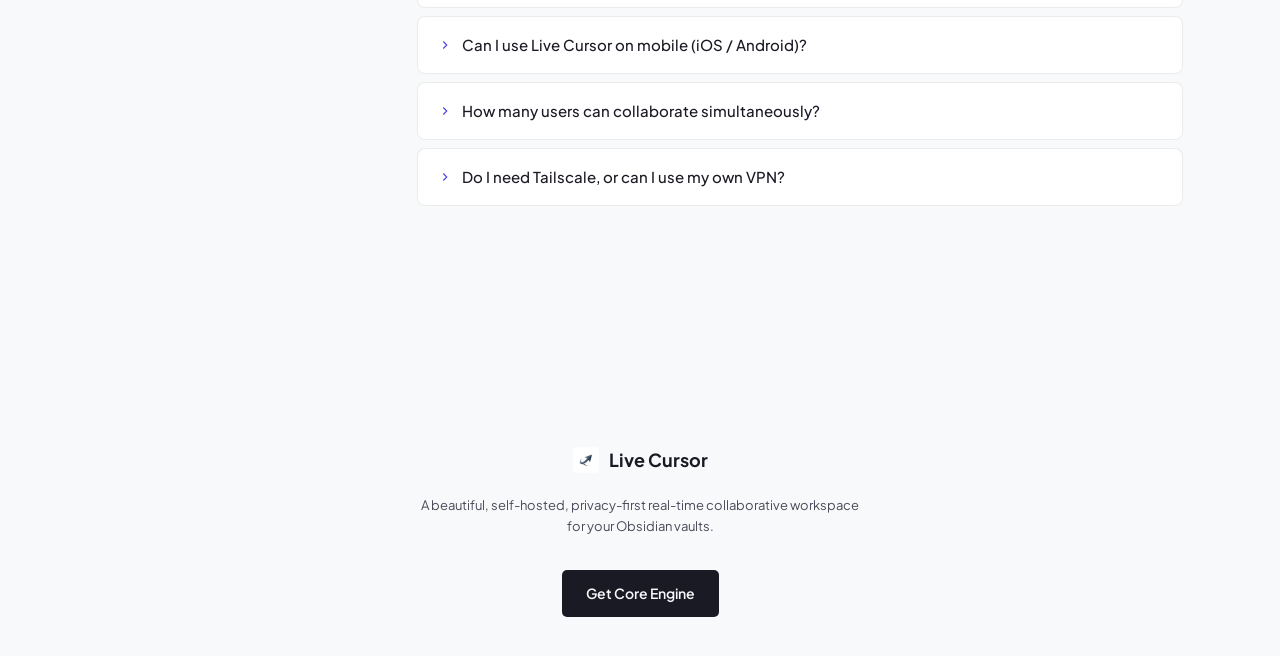
<file: docs.html>
<!DOCTYPE html>
<html lang="en">
<head>
  <meta charset="UTF-8">
  <meta name="viewport" content="width=device-width, initial-scale=1.0">
  <title>Developer Docs | Live Cursor Collaboration Engine</title>
  <meta name="description" content="Technical documentation, protocol details, Tailscale networking, and self-hosting guides for the Live Cursor Obsidian collaboration plugin.">
  <link rel="stylesheet" href="style-v3.css">
  <link rel="icon" type="image/png" href="icon.png">
  <script>
    (function() {
      const theme = localStorage.getItem('theme');
      const systemPrefersLight = window.matchMedia('(prefers-color-scheme: light)').matches;
      if (theme === 'light' || (!theme && systemPrefersLight)) {
        document.documentElement.setAttribute('data-theme', 'light');
      } else {
        document.documentElement.setAttribute('data-theme', 'dark');
      }
    })();
  </script>
</head>
<body class="docs-page">

  <!-- Premium Subtle ambient grid glow -->
  <div class="bg-glow-top"></div>

  <!-- Navigation bar -->
  <nav>
    <div class="logo-container" style="cursor: pointer;" onclick="window.location.href='index.html'">
      <img src="icon.png" alt="Live Cursor" class="logo-img">
      <span class="logo-text">Live Cursor</span>
    </div>
    <div class="nav-links">
      <a href="index.html#features">Features</a>
      <a href="index.html#architecture">Architecture</a>
      <a href="docs.html" class="active" style="color: var(--text-primary);">Docs</a>
      <a href="setup.html">Setup</a>
      <button class="theme-toggle" aria-label="Toggle Theme">
        <svg class="sun-icon" viewBox="0 0 24 24" width="18" height="18" stroke="currentColor" fill="none" stroke-width="2" stroke-linecap="round" stroke-linejoin="round">
          <circle cx="12" cy="12" r="5"></circle>
          <line x1="12" y1="1" x2="12" y2="3"></line>
          <line x1="12" y1="21" x2="12" y2="23"></line>
          <line x1="4.22" y1="4.22" x2="5.64" y2="5.64"></line>
          <line x1="18.36" y1="18.36" x2="19.78" y2="19.78"></line>
          <line x1="1" y1="12" x2="3" y2="12"></line>
          <line x1="21" y1="12" x2="23" y2="12"></line>
          <line x1="4.22" y1="19.78" x2="5.64" y2="18.36"></line>
          <line x1="18.36" y1="5.64" x2="19.78" y2="4.22"></line>
        </svg>
        <svg class="moon-icon" viewBox="0 0 24 24" width="18" height="18" stroke="currentColor" fill="none" stroke-width="2" stroke-linecap="round" stroke-linejoin="round">
          <path d="M21 12.79A9 9 0 1 1 11.21 3 7 7 0 0 0 21 12.79z"></path>
        </svg>
      </button>
      <a href="https://github.com/Live-Cursor/Live-Cursor" class="btn-github" id="github-link">View on GitHub</a>
    </div>

    <!-- Mobile Hamburger Toggle -->
    <button class="menu-toggle" id="mobile-menu-toggle" aria-label="Toggle Navigation Menu">
      <span></span>
      <span></span>
      <span></span>
    </button>
  </nav>

  <!-- Responsive Mobile Navigation Drawer Overlay -->
  <div class="mobile-nav-drawer" id="mobile-nav-drawer">
    <a href="index.html#features" class="mobile-link">Features</a>
    <a href="index.html#architecture" class="mobile-link">Architecture</a>
    <a href="docs.html" class="mobile-link active">Docs</a>
    <a href="setup.html" class="mobile-link">Setup</a>
    <div class="mobile-theme-row">
      <span>Theme</span>
      <button class="theme-toggle" aria-label="Toggle Theme">
        <svg class="sun-icon" viewBox="0 0 24 24" width="18" height="18" stroke="currentColor" fill="none" stroke-width="2" stroke-linecap="round" stroke-linejoin="round">
          <circle cx="12" cy="12" r="5"></circle>
          <line x1="12" y1="1" x2="12" y2="3"></line>
          <line x1="12" y1="21" x2="12" y2="23"></line>
          <line x1="4.22" y1="4.22" x2="5.64" y2="5.64"></line>
          <line x1="18.36" y1="18.36" x2="19.78" y2="19.78"></line>
          <line x1="1" y1="12" x2="3" y2="12"></line>
          <line x1="21" y1="12" x2="23" y2="12"></line>
          <line x1="4.22" y1="19.78" x2="5.64" y2="18.36"></line>
          <line x1="18.36" y1="5.64" x2="19.78" y2="4.22"></line>
        </svg>
        <svg class="moon-icon" viewBox="0 0 24 24" width="18" height="18" stroke="currentColor" fill="none" stroke-width="2" stroke-linecap="round" stroke-linejoin="round">
          <path d="M21 12.79A9 9 0 1 1 11.21 3 7 7 0 0 0 21 12.79z"></path>
        </svg>
      </button>
    </div>
    <a href="https://github.com/Live-Cursor/Live-Cursor" class="btn-github-mobile" id="github-link-mobile">View on GitHub</a>
  </div>

  <!-- Documentation Layout -->
  <div class="docs-layout">

    <!-- Sidebar Toggle for mobile -->
    <button class="docs-sidebar-toggle" id="docs-sidebar-toggle" aria-label="Toggle Sidebar">
      <svg viewBox="0 0 24 24" width="16" height="16" stroke="currentColor" fill="none" stroke-width="2"><line x1="3" y1="6" x2="21" y2="6"></line><line x1="3" y1="12" x2="21" y2="12"></line><line x1="3" y1="18" x2="21" y2="18"></line></svg>
      <span>Table of Contents</span>
    </button>

    <!-- Sidebar Navigation -->
    <aside class="docs-sidebar" id="docs-sidebar">
      <div class="docs-search-wrapper">
        <svg viewBox="0 0 24 24"><circle cx="11" cy="11" r="8"></circle><line x1="21" y1="21" x2="16.65" y2="16.65"></line></svg>
        <input type="text" id="docs-search" class="docs-search-input" placeholder="Search documentation...">
      </div>

      <nav class="docs-nav-group">
        <span class="docs-nav-title">Getting Started</span>
        <a href="#overview" class="docs-nav-link active" id="link-overview">Plugin Overview</a>
        <a href="#installation" class="docs-nav-link" id="link-installation">Manual Installation</a>
        <a href="#quickstart" class="docs-nav-link" id="link-quickstart">Vault Quickstart</a>
      </nav>

      <nav class="docs-nav-group">
        <span class="docs-nav-title">Architecture</span>
        <a href="#daemon-nodes" class="docs-nav-link" id="link-daemon-nodes">Daemon Infrastructure</a>
        <a href="#network-protocol" class="docs-nav-link" id="link-network-protocol">Network Protocol</a>
        <a href="#yjs-crdts" class="docs-nav-link" id="link-yjs-crdts">CRDT Merge Logic</a>
      </nav>

      <nav class="docs-nav-group">
        <span class="docs-nav-title">Networking</span>
        <a href="#tailscale" class="docs-nav-link" id="link-tailscale">Tailscale Setup</a>
      </nav>

      <nav class="docs-nav-group">
        <span class="docs-nav-title">Support</span>
        <a href="#faq" class="docs-nav-link" id="link-faq">Frequently Asked Questions</a>
      </nav>

      <!-- Sidebar progress indicator -->
      <div class="docs-sidebar-footer">
        <div class="docs-reading-progress">
          <div class="docs-progress-bar" id="docs-progress-bar"></div>
        </div>
        <span class="docs-progress-label" id="docs-progress-label">0% read</span>
      </div>
    </aside>

    <!-- Main Content Panel -->
    <main class="docs-content">

      <!-- Section 1: Overview -->
      <section id="overview" class="docs-section">
        <div class="docs-section-badge">Getting Started</div>
        <h1>Plugin Overview</h1>
        <p>
          <strong>Live Cursor</strong> is an advanced, offline-first, zero-cloud collaborative sync engine designed specifically for private Obsidian vaults. By leveraging Yjs conflict-free replicated data types (CRDTs) and a local background daemon, it lets you edit vaults simultaneously with team members without exporting your data to third-party databases.
        </p>

        <div class="docs-alert">
          <h4>
            <svg viewBox="0 0 24 24" width="16" height="16" stroke="currentColor" fill="none" stroke-width="2"><circle cx="12" cy="12" r="10"></circle><line x1="12" y1="16" x2="12" y2="12"></line><line x1="12" y1="8" x2="12.01" y2="8"></line></svg>
            Why Zero-Cloud?
          </h4>
          <p>
            Standard real-time collaborative editors require a cloud registry to sequence and resolve keystrokes. Live Cursor routes sync traffic directly between your connected clients and your own local sync daemon, which persists Yjs room state to plain files on your own disk — maintaining absolute privacy for your intellectual property.
          </p>
        </div>

        <h2>Key Capabilities</h2>
        <div class="docs-feature-grid">
          <div class="docs-feature-card">
            <div class="docs-feature-icon">
              <svg viewBox="0 0 24 24" width="18" height="18" stroke="currentColor" fill="none" stroke-width="2"><path d="M12 20h9"></path><path d="M16.5 3.5a2.121 2.121 0 0 1 3 3L7 19l-4 1 1-4L16.5 3.5z"></path></svg>
            </div>
            <strong>Keystroke-level Merging</strong>
            <p>Never deal with Git line conflicts or overwriting other authors again. CRDTs merge changes deterministically at the character level.</p>
          </div>
          <div class="docs-feature-card">
            <div class="docs-feature-icon">
              <svg viewBox="0 0 24 24" width="18" height="18" stroke="currentColor" fill="none" stroke-width="2"><path d="M21 16V8a2 2 0 0 0-1-1.73l-7-4a2 2 0 0 0-2 0l-7 4A2 2 0 0 0 3 8v8a2 2 0 0 0 1 1.73l7 4a2 2 0 0 0 2 0l7-4A2 2 0 0 0 21 16z"></path></svg>
            </div>
            <strong>Metadata &amp; Settings Sync</strong>
            <p>Dynamically propagates workspace configurations, pane positions, and custom styles across connected devices.</p>
          </div>
          <div class="docs-feature-card">
            <div class="docs-feature-icon">
              <svg viewBox="0 0 24 24" width="18" height="18" stroke="currentColor" fill="none" stroke-width="2"><path d="M1 6v16l7-4 8 4 7-4V2l-7 4-8-4-7 4z"></path><line x1="8" y1="2" x2="8" y2="18"></line><line x1="16" y1="6" x2="16" y2="22"></line></svg>
            </div>
            <strong>Offline Resilience</strong>
            <p>Work fully offline; changes buffer locally and cleanly merge upon reconnecting to the team node.</p>
          </div>
          <div class="docs-feature-card">
            <div class="docs-feature-icon">
              <svg viewBox="0 0 24 24" width="18" height="18" stroke="currentColor" fill="none" stroke-width="2"><rect x="3" y="11" width="18" height="11" rx="2" ry="2"></rect><path d="M7 11V7a5 5 0 0 1 10 0v4"></path></svg>
            </div>
            <strong>End-to-End Private</strong>
            <p>No data ever leaves your own network. Use wss:// for encrypted transport over your local LAN or VPN tunnel.</p>
          </div>
        </div>

        <h2>Technology Stack</h2>
        <div class="docs-table-wrapper">
          <table class="docs-table">
            <thead>
              <tr>
                <th>Layer</th>
                <th>Technology</th>
                <th>Purpose</th>
              </tr>
            </thead>
            <tbody>
              <tr>
                <td><span class="docs-badge">Sync</span></td>
                <td><code>Yjs</code> + <code>y-websocket</code></td>
                <td>CRDT document state &amp; real-time broadcast</td>
              </tr>
              <tr>
                <td><span class="docs-badge">Editor</span></td>
                <td><code>CodeMirror 6</code> extension</td>
                <td>Collaborative cursors &amp; selections in Obsidian's editor</td>
              </tr>
              <tr>
                <td><span class="docs-badge">Storage</span></td>
                <td><code>data/rooms/*.bin</code></td>
                <td>Persistent Yjs room-state documents (file-backed)</td>
              </tr>
              <tr>
                <td><span class="docs-badge">Runtime</span></td>
                <td><code>Node.js 20</code> / Docker Alpine</td>
                <td>Headless daemon process</td>
              </tr>
              <tr>
                <td><span class="docs-badge">Network</span></td>
                <td>WebSocket / Tailscale</td>
                <td>Local LAN or encrypted overlay VPN</td>
              </tr>
              <tr>
                <td><span class="docs-badge">Auth</span></td>
                <td><code>Bearer token</code></td>
                <td>Shared password on every HTTP &amp; WebSocket request</td>
              </tr>
            </tbody>
          </table>
        </div>
      </section>

      <!-- Section 2: Installation -->
      <section id="installation" class="docs-section">
        <div class="docs-section-badge">Getting Started</div>
        <h1>Manual Installation</h1>
        <p>
          Live Cursor is not yet in the Obsidian Community Plugins catalog, so for now install it manually (or via the BRAT plugin). These are the lightweight packaging steps.
        </p>

        <h2>1. Grab Compiled Releases</h2>
        <p>
          Download the latest compiled release bundle from GitHub. The plugin directory requires two fundamental assets:
        </p>
        <ul>
          <li><code>main.js</code> — The compiled execution logic.</li>
          <li><code>manifest.json</code> — Metadata containing configuration permissions.</li>
        </ul>

        <h2>2. Place Assets in Vault</h2>
        <p>
          Move these assets to your target vault's hidden plugin directory:
        </p>

        <div class="docs-code-container">
          <div class="docs-code-header">
            <span class="docs-code-lang">bash</span>
            <button class="docs-code-copy-btn" onclick="copySnippet(this)">
              <svg viewBox="0 0 24 24" width="12" height="12" stroke="currentColor" fill="none" stroke-width="2"><rect x="9" y="9" width="13" height="13" rx="2" ry="2"></rect><path d="M5 15H4a2 2 0 0 1-2-2V4a2 2 0 0 1 2-2h9a2 2 0 0 1 2 2v1"></path></svg>
              <span>Copy</span>
            </button>
          </div>
          <pre><code># Create the target directory inside your Obsidian vault plugins folder
mkdir -p .obsidian/plugins/live-cursor

# Copy your downloaded release files into the directory
cp main.js manifest.json .obsidian/plugins/live-cursor/</code></pre>
        </div>

        <h2>3. Reload Plugins</h2>
        <p>
          Navigate to <strong>Obsidian Settings &gt; Community Plugins</strong>, disable and re-enable <strong>Live Cursor</strong> (or restart Obsidian), then configure it from its own settings tab.
        </p>

        <div class="docs-alert tip">
          <h4>
            <svg viewBox="0 0 24 24" width="16" height="16" stroke="currentColor" fill="none" stroke-width="2"><polyline points="20 6 9 17 4 12"></polyline></svg>
            BRAT Alternative
          </h4>
          <p>
            Power users can install <strong>BRAT</strong> (Beta Reviewers Auto-update Tool) and add <code>Live-Cursor/Live-Cursor</code> as a beta plugin. Obsidian then handles downloads and updates automatically.
          </p>
        </div>

        <h2>Plugin Settings Reference</h2>
        <div class="docs-table-wrapper">
          <table class="docs-table">
            <thead>
              <tr>
                <th>Setting</th>
                <th>Default</th>
                <th>Description</th>
              </tr>
            </thead>
            <tbody>
              <tr>
                <td><code>Server Connection URL</code></td>
                <td><code>ws://localhost:4444</code></td>
                <td>Base WebSocket endpoint of the sync daemon</td>
              </tr>
              <tr>
                <td><code>Room Name</code></td>
                <td><code>default-live-cursor-room</code></td>
                <td>Namespace for the session; all devices must match exactly</td>
              </tr>
              <tr>
                <td><code>Server Password</code></td>
                <td><code>default-pass</code></td>
                <td>Shared auth token; the server rejects the wrong password. <strong>Change it before connecting anything beyond localhost.</strong></td>
              </tr>
              <tr>
                <td><code>Collaborator Nickname</code></td>
                <td><code>Me</code></td>
                <td>Display name shown on peer cursors</td>
              </tr>
              <tr>
                <td><code>Cursor Color</code></td>
                <td><code>#6366f1</code></td>
                <td>Hex color for your cursor and selections</td>
              </tr>
            </tbody>
          </table>
        </div>
        <div class="docs-alert tip">
          <h4>
            <svg viewBox="0 0 24 24" width="16" height="16" stroke="currentColor" fill="none" stroke-width="2"><polyline points="20 6 9 17 4 12"></polyline></svg>
            Changes Apply Instantly
          </h4>
          <p>
            Changing the room name, server URL, or password reconnects all open files automatically — no restart or manual reconnect needed.
          </p>
        </div>
      </section>

      <!-- Section 3: Vault Quickstart -->
      <section id="quickstart" class="docs-section">
        <div class="docs-section-badge">Getting Started</div>
        <h1>Vault Quickstart</h1>
        <p>
          To synchronize vaults, a background sync database must be running. We provide an embedded sync server inside the plugin settings or a detached Docker container for remote execution.
        </p>

        <h2>Bootstrap local server in 15 seconds</h2>
        <ol>
          <li>Open <strong>Obsidian Settings &gt; Live Cursor</strong>.</li>
          <li>Under <strong>Local Sync Server</strong>, click <strong>Start Local Server</strong> to boot the daemon on port <code>4444</code> in the background.</li>
          <li>Under <strong>Connection &amp; Room</strong>, pick a <strong>Room Name</strong> and a strong <strong>Server Password</strong>. Every device must use the exact same values.</li>
          <li>Under <strong>Your Profile</strong>, set your display name and cursor color.</li>
          <li>You are now ready to collaborate! Share your local network address (e.g., <code>ws://192.168.1.100:4444</code>) with teammates — they enter it in their <strong>Server Connection URL</strong>.</li>
        </ol>

        <div class="docs-alert">
          <h4>
            <svg viewBox="0 0 24 24" width="16" height="16" stroke="currentColor" fill="none" stroke-width="2"><path d="M10.29 3.86L1.82 18a2 2 0 0 0 1.71 3h16.94a2 2 0 0 0 1.71-3L13.71 3.86a2 2 0 0 0-3.42 0z"></path><line x1="12" y1="9" x2="12" y2="13"></line><line x1="12" y1="17" x2="12.01" y2="17"></line></svg>
            Always Change the Default Password
          </h4>
          <p>
            The server ships with the default password <code>default-pass</code>. Anyone who knows your server's address and the default password can read and write your vault files. Set a strong <code>AUTH_TOKEN</code> before connecting anything outside your own machine.
          </p>
        </div>

        <div class="docs-alert tip">
          <h4>
            <svg viewBox="0 0 24 24" width="16" height="16" stroke="currentColor" fill="none" stroke-width="2"><path d="M9.09 9a3 3 0 0 1 5.83 1c0 2-3 3-3 3"></path><line x1="12" y1="17" x2="12.01" y2="17"></line></svg>
            Wizard Generator
          </h4>
          <p>
            For advanced custom configurations, use our interactive <a href="setup.html" style="color: var(--accent-cyan); text-decoration: underline;">Guided Setup Wizard</a> to instantly compile Docker Compose or environment manifests.
          </p>
        </div>

        <h2>Connecting Remote Teammates</h2>
        <p>
          Once your daemon is running, teammates connect by entering your server's WebSocket URL into their plugin settings. There are three network topology options:
        </p>
        <div class="docs-topology-cards">
          <div class="docs-topology-card">
            <div class="docs-topology-num">01</div>
            <strong>Local Network (LAN)</strong>
            <p>Fastest option. All devices must be on the same Wi-Fi or ethernet segment. Use your machine's LAN IP address.</p>
            <code class="docs-topology-url">ws://192.168.x.x:4444</code>
          </div>
          <div class="docs-topology-card">
            <div class="docs-topology-num">02</div>
            <strong>Tailscale VPN</strong>
            <p>Best for remote teams. Tailscale creates a secure encrypted mesh between devices anywhere on the internet.</p>
            <code class="docs-topology-url">ws://100.x.x.x:4444</code>
          </div>
          <div class="docs-topology-card">
            <div class="docs-topology-num">03</div>
            <strong>Self-Hosted Server</strong>
            <p>Deploy on a VPS, NAS, or home server using Docker. Expose via reverse proxy with HTTPS/WSS.</p>
            <code class="docs-topology-url">wss://sync.yourdomain.com</code>
          </div>
        </div>
        <p>
          All devices must also share the exact same <strong>Room Name</strong> and <strong>Server Password</strong> — the plugin builds the per-file room paths automatically.
        </p>
      </section>

      <!-- Section 4: Daemon Infrastructure -->
      <section id="daemon-nodes" class="docs-section">
        <div class="docs-section-badge">Architecture</div>
        <h1>Daemon Infrastructure</h1>
        <p>
          The Live Cursor daemon is a Node.js process with a WebSocket listener for relaying operations and an HTTP API for vault file sync. It persists Yjs room state to plain binary files on disk — no SQLite, no external databases.
        </p>

        <h2>Docker Container Deployment</h2>
        <p>
          If you prefer a headless server running on a NAS, server, or cloud node, deploy the precompiled Alpine Docker container from GitHub Container Registry.
        </p>

        <div class="docs-code-container">
          <div class="docs-code-header">
            <span class="docs-code-lang">docker</span>
            <button class="docs-code-copy-btn" onclick="copySnippet(this)">
              <svg viewBox="0 0 24 24" width="12" height="12" stroke="currentColor" fill="none" stroke-width="2"><rect x="9" y="9" width="13" height="13" rx="2" ry="2"></rect><path d="M5 15H4a2 2 0 0 1-2-2V4a2 2 0 0 1 2-2h9a2 2 0 0 1 2 2v1"></path></svg>
              <span>Copy</span>
            </button>
          </div>
          <pre><code># Deploy the Docker container on port 4444
docker run -d \
  --name live-cursor-server \
  -p 4444:4444 \
  -v live-cursor-data:/app/data \
  -e PORT=4444 \
  -e DB_DIR=/app/data \
  -e AUTH_TOKEN=your-strong-password \
  ghcr.io/live-cursor/sync-server:latest</code></pre>
        </div>

        <h2>Docker Compose (Recommended)</h2>
        <p>
          For persistent, auto-restarting deployments, use the official Compose manifest:
        </p>

        <div class="docs-code-container">
          <div class="docs-code-header">
            <span class="docs-code-lang">yaml</span>
            <button class="docs-code-copy-btn" onclick="copySnippet(this)">
              <svg viewBox="0 0 24 24" width="12" height="12" stroke="currentColor" fill="none" stroke-width="2"><rect x="9" y="9" width="13" height="13" rx="2" ry="2"></rect><path d="M5 15H4a2 2 0 0 1-2-2V4a2 2 0 0 1 2-2h9a2 2 0 0 1 2 2v1"></path></svg>
              <span>Copy</span>
            </button>
          </div>
          <pre><code>version: '3.8'
services:
  live-cursor:
    image: ghcr.io/live-cursor/sync-server:latest
    container_name: live-cursor-server
    restart: unless-stopped
    ports:
      - "4444:4444"
    volumes:
      - live-cursor-data:/app/data
    environment:
      - PORT=4444
      - DB_DIR=/app/data
      - AUTH_TOKEN=your-strong-password

volumes:
  live-cursor-data:</code></pre>
        </div>

        <h2>Environment Parameters</h2>
        <p>
          The daemon respects standard environment variables for easy tailoring:
        </p>
        <div class="docs-table-wrapper">
          <table class="docs-table">
            <thead>
              <tr>
                <th>Variable</th>
                <th>Default</th>
                <th>Description</th>
              </tr>
            </thead>
            <tbody>
              <tr>
                <td><code>PORT</code></td>
                <td><code>4444</code></td>
                <td>WebSocket &amp; HTTP listener port</td>
              </tr>
              <tr>
                <td><code>DB_DIR</code></td>
                <td><code>./data</code></td>
                <td>Directory for Yjs room state (<code>rooms/</code>) and synced vault config (<code>config/</code>)</td>
              </tr>
              <tr>
                <td><code>AUTH_TOKEN</code></td>
                <td><code>default-pass</code></td>
                <td>Shared password required on every request. <strong>Change it for any deployment beyond localhost.</strong></td>
              </tr>
            </tbody>
          </table>
        </div>

        <div class="docs-alert">
          <h4>
            <svg viewBox="0 0 24 24" width="16" height="16" stroke="currentColor" fill="none" stroke-width="2"><path d="M10.29 3.86L1.82 18a2 2 0 0 0 1.71 3h16.94a2 2 0 0 0 1.71-3L13.71 3.86a2 2 0 0 0-3.42 0z"></path><line x1="12" y1="9" x2="12" y2="13"></line><line x1="12" y1="17" x2="12.01" y2="17"></line></svg>
            Security Notice
          </h4>
          <p>
            Never expose port <code>4444</code> directly to the public internet without placing it behind a reverse proxy (e.g., Caddy or Nginx) with TLS termination. Use Tailscale for zero-config encrypted remote access instead.
          </p>
        </div>
      </section>

      <!-- Section 5: Network Protocol -->
      <section id="network-protocol" class="docs-section">
        <div class="docs-section-badge">Architecture</div>
        <h1>Network Protocol</h1>
        <p>
          Communication between Obsidian clients and the sync daemon occurs over WebSockets using the standard y-websocket protocol, alongside a small HTTP API for vault-wide file sync. Every endpoint requires the shared <code>AUTH_TOKEN</code>.
        </p>

        <h2>Authentication</h2>
        <p>
          All requests must present the server's <code>AUTH_TOKEN</code>:
        </p>
        <ul>
          <li><strong>WebSocket:</strong> the token is passed as a <code>?token=</code> query parameter. Connections with the wrong token are closed immediately.</li>
          <li><strong>HTTP API:</strong> the token is sent as an <code>Authorization: Bearer &lt;token&gt;</code> header.</li>
        </ul>
        <p>
          Without a valid token the server answers <code>401 Unauthorized</code> — the vault is no longer readable by anyone on the network.
        </p>

        <h2>Rooms &amp; Persistence</h2>
        <p>
          Each open note maps to a room with the form <code>&lt;room-name&gt;/&lt;file-path&gt;</code>. Rooms are persisted to disk as binary state files named <code>&lt;sha1(workspace)&gt;-&lt;sha1(room)&gt;.bin</code> under <code>data/rooms/</code>, so long paths can never collide. Vault-wide config sync lives under <code>data/config/&lt;room-name&gt;/</code>.
        </p>

        <h2>HTTP API</h2>
        <div class="docs-table-wrapper">
          <table class="docs-table">
            <thead>
              <tr>
                <th>Endpoint</th>
                <th>Method</th>
                <th>Description</th>
              </tr>
            </thead>
            <tbody>
              <tr>
                <td><code>/api/manifest</code></td>
                <td><span class="docs-badge cyan">GET</span></td>
                <td>List synced files for the workspace</td>
              </tr>
              <tr>
                <td><code>/api/upload</code></td>
                <td><span class="docs-badge green">POST</span></td>
                <td>Upload a file; merges markdown into Yjs room state without destroying CRDT history</td>
              </tr>
              <tr>
                <td><code>/api/download</code></td>
                <td><span class="docs-badge cyan">GET</span></td>
                <td>Fetch a file from the workspace</td>
              </tr>
              <tr>
                <td><code>/api/delete</code></td>
                <td><span class="docs-badge red">DELETE</span></td>
                <td>Delete a file and its room state</td>
              </tr>
              <tr>
                <td><code>/api/room-state</code></td>
                <td><span class="docs-badge cyan">GET/POST</span></td>
                <td>Fetch or merge binary CRDT state for a room</td>
              </tr>
              <tr>
                <td><code>/api/reconstruct-db</code></td>
                <td><span class="docs-badge green">POST</span></td>
                <td>Purge room state for the current workspace only</td>
              </tr>
            </tbody>
          </table>
        </div>

        <h2>Connection Lifecycle</h2>
        <div class="docs-table-wrapper">
          <table class="docs-table">
            <thead>
              <tr>
                <th>Phase</th>
                <th>Direction</th>
                <th>Description</th>
              </tr>
            </thead>
            <tbody>
              <tr>
                <td><span class="docs-badge indigo">Handshake</span></td>
                <td>Client → Daemon</td>
                <td>WebSocket upgrade with <code>?token=</code> auth param; wrong token rejected</td>
              </tr>
              <tr>
                <td><span class="docs-badge cyan">SyncStep1</span></td>
                <td>Client → Daemon</td>
                <td>Client sends its current Yjs state vector</td>
              </tr>
              <tr>
                <td><span class="docs-badge cyan">SyncStep2</span></td>
                <td>Daemon → Client</td>
                <td>Daemon replies with all missing document updates</td>
              </tr>
              <tr>
                <td><span class="docs-badge green">Live Sync</span></td>
                <td>Bidirectional</td>
                <td>Real-time delta keystrokes and awareness states</td>
              </tr>
              <tr>
                <td><span class="docs-badge muted">Reconnect</span></td>
                <td>Client</td>
                <td>Auto-reconnects on mobile wake, network resume, window focus, or settings change</td>
              </tr>
            </tbody>
          </table>
        </div>

        <h2>Disk Persistence</h2>
        <p>
          The daemon persists Yjs room state to <code>data/rooms/</code> with a 500&nbsp;ms debounce after every update, so documents survive restarts. Deletions made while offline are queued by the plugin and retried until the server confirms — deleted files never resurrect.</p>
      </section>

      <!-- Section 6: Yjs CRDT Details -->
      <section id="yjs-crdts" class="docs-section">
        <div class="docs-section-badge">Architecture</div>
        <h1>CRDT Merge Logic</h1>
        <p>
          Conflict-free Replicated Data Types (CRDTs) form the mathematical foundation of Live Cursor's concurrent editing capability.
        </p>

        <h2>Why git diffs fail real-time edit resolution</h2>
        <p>
          Git utilizes line-based three-way merges. If two authors edit different portions of the exact same line at the same time, Git is unable to resolve order, prompting a merge conflict.
        </p>
        <p>
          <strong>Yjs</strong> manages text as a doubly linked list of character chunks. Each chunk contains:
        </p>
        <ul>
          <li><strong>ID</strong>: A unique key containing the author's client code and an incremental sequence number.</li>
          <li><strong>Origin Left / Origin Right</strong>: Pointers targeting the adjacent characters at the time the keystroke was pressed.</li>
        </ul>
        <p>
          This guarantees that even if 10 people type concurrently inside the same paragraph, all keystrokes are merged in exactly the same deterministic order across every single peer.
        </p>

        <h2>Awareness Protocol</h2>
        <p>
          Alongside document sync, Live Cursor propagates real-time <strong>awareness state</strong> — lightweight JSON objects broadcasting each peer's cursor position, selection range, and collaborator name. Awareness updates are never persisted to disk; they are ephemeral and discarded when a client disconnects.
        </p>

        <div class="docs-code-container">
          <div class="docs-code-header">
            <span class="docs-code-lang">typescript</span>
            <button class="docs-code-copy-btn" onclick="copySnippet(this)">
              <svg viewBox="0 0 24 24" width="12" height="12" stroke="currentColor" fill="none" stroke-width="2"><rect x="9" y="9" width="13" height="13" rx="2" ry="2"></rect><path d="M5 15H4a2 2 0 0 1-2-2V4a2 2 0 0 1 2-2h9a2 2 0 0 1 2 2v1"></path></svg>
              <span>Copy</span>
            </button>
          </div>
          <pre><code>// Live Cursor sets collaborator awareness on each file sync
provider.awareness.setLocalStateField('user', {
  name: settings.nickname || settings.username || 'Collaborator',
  color: settings.cursorColor || '#6366f1',
  colorLight: (settings.cursorColor || '#6366f1') + '33'
});</code></pre>
        </div>

        <div class="docs-alert tip">
          <h4>
            <svg viewBox="0 0 24 24" width="16" height="16" stroke="currentColor" fill="none" stroke-width="2"><polyline points="22 12 18 12 15 21 9 3 6 12 2 12"></polyline></svg>
            Performance Characteristic
          </h4>
          <p>
            Yjs CRDT updates are binary-encoded using lib0 encoding, keeping delta sizes extremely small — typically under 50 bytes per keystroke even in complex collaborative sessions.
          </p>
        </div>
      </section>

      <!-- Section 7: Tailscale Setup -->
      <section id="tailscale" class="docs-section">
        <div class="docs-section-badge">Networking</div>
        <h1>Tailscale Setup</h1>
        <p>
          Tailscale is the recommended networking solution for sharing your Live Cursor daemon with remote teammates. It creates an encrypted peer-to-peer mesh network (using WireGuard® under the hood) where every device gets a stable private IP address — no port forwarding, no firewall rules, no dynamic DNS needed.
        </p>

        <div class="docs-alert">
          <h4>
            <svg viewBox="0 0 24 24" width="16" height="16" stroke="currentColor" fill="none" stroke-width="2"><path d="M12 22s8-4 8-10V5l-8-3-8 3v7c0 6 8 10 8 10z"></path></svg>
            Zero-Config Encrypted Networking
          </h4>
          <p>
            Tailscale handles NAT traversal, encryption, and authentication automatically. Once installed, every device on your tailnet can reach your Live Cursor daemon as if it were on the same local network.
          </p>
        </div>

        <h2>Step 1 — Install Tailscale on the Host Machine</h2>
        <p>
          The <strong>host machine</strong> is the device running the Live Cursor daemon (local background process or Docker container). Install Tailscale on this machine first.
        </p>

        <div class="docs-code-tabs">
          <div class="docs-code-tab-bar">
            <button class="docs-code-tab-btn active" onclick="switchCodeTab(this, 'ts-linux')">Linux / NAS</button>
            <button class="docs-code-tab-btn" onclick="switchCodeTab(this, 'ts-mac')">macOS</button>
            <button class="docs-code-tab-btn" onclick="switchCodeTab(this, 'ts-windows')">Windows</button>
            <button class="docs-code-tab-btn" onclick="switchCodeTab(this, 'ts-docker')">Docker</button>
          </div>

          <div id="ts-linux" class="docs-code-tab-content active">
            <div class="docs-code-container" style="margin-top: 0; border-top: none; border-radius: 0 0 6px 6px;">
              <div class="docs-code-header">
                <span class="docs-code-lang">bash</span>
                <button class="docs-code-copy-btn" onclick="copySnippet(this)">
                  <svg viewBox="0 0 24 24" width="12" height="12" stroke="currentColor" fill="none" stroke-width="2"><rect x="9" y="9" width="13" height="13" rx="2" ry="2"></rect><path d="M5 15H4a2 2 0 0 1-2-2V4a2 2 0 0 1 2-2h9a2 2 0 0 1 2 2v1"></path></svg>
                  <span>Copy</span>
                </button>
              </div>
              <pre><code># Install Tailscale on Debian/Ubuntu
curl -fsSL https://tailscale.com/install.sh | sh

# Authenticate and connect to your tailnet
sudo tailscale up

# Confirm your Tailscale IP (100.x.x.x range)
tailscale ip -4</code></pre>
            </div>
          </div>

          <div id="ts-mac" class="docs-code-tab-content">
            <div class="docs-code-container" style="margin-top: 0; border-top: none; border-radius: 0 0 6px 6px;">
              <div class="docs-code-header">
                <span class="docs-code-lang">bash</span>
                <button class="docs-code-copy-btn" onclick="copySnippet(this)">
                  <svg viewBox="0 0 24 24" width="12" height="12" stroke="currentColor" fill="none" stroke-width="2"><rect x="9" y="9" width="13" height="13" rx="2" ry="2"></rect><path d="M5 15H4a2 2 0 0 1-2-2V4a2 2 0 0 1 2-2h9a2 2 0 0 1 2 2v1"></path></svg>
                  <span>Copy</span>
                </button>
              </div>
              <pre><code># Install via Homebrew
brew install tailscale

# Start and authenticate
sudo tailscaled &
tailscale up

# Or download the App from the Mac App Store (recommended)
# https://apps.apple.com/app/tailscale/id1475387142</code></pre>
            </div>
          </div>

          <div id="ts-windows" class="docs-code-tab-content">
            <div class="docs-code-container" style="margin-top: 0; border-top: none; border-radius: 0 0 6px 6px;">
              <div class="docs-code-header">
                <span class="docs-code-lang">powershell</span>
                <button class="docs-code-copy-btn" onclick="copySnippet(this)">
                  <svg viewBox="0 0 24 24" width="12" height="12" stroke="currentColor" fill="none" stroke-width="2"><rect x="9" y="9" width="13" height="13" rx="2" ry="2"></rect><path d="M5 15H4a2 2 0 0 1-2-2V4a2 2 0 0 1 2-2h9a2 2 0 0 1 2 2v1"></path></svg>
                  <span>Copy</span>
                </button>
              </div>
              <pre><code># Download installer from https://tailscale.com/download/windows
# Or install via winget:
winget install tailscale.tailscale

# After installation, sign in from the system tray icon
# Confirm your Tailscale IP
tailscale ip -4</code></pre>
            </div>
          </div>

          <div id="ts-docker" class="docs-code-tab-content">
            <div class="docs-code-container" style="margin-top: 0; border-top: none; border-radius: 0 0 6px 6px;">
              <div class="docs-code-header">
                <span class="docs-code-lang">yaml</span>
                <button class="docs-code-copy-btn" onclick="copySnippet(this)">
                  <svg viewBox="0 0 24 24" width="12" height="12" stroke="currentColor" fill="none" stroke-width="2"><rect x="9" y="9" width="13" height="13" rx="2" ry="2"></rect><path d="M5 15H4a2 2 0 0 1-2-2V4a2 2 0 0 1 2-2h9a2 2 0 0 1 2 2v1"></path></svg>
                  <span>Copy</span>
                </button>
              </div>
              <pre><code># docker-compose.yml — Live Cursor + Tailscale sidecar
version: '3.8'
services:
  tailscale:
    image: tailscale/tailscale:latest
    hostname: live-cursor-node
    environment:
      - TS_AUTHKEY=${TS_AUTHKEY}
      - TS_STATE_DIR=/var/lib/tailscale
    volumes:
      - tailscale-state:/var/lib/tailscale
      - /dev/net/tun:/dev/net/tun
    cap_add:
      - NET_ADMIN
    restart: unless-stopped

  live-cursor:
    image: ghcr.io/live-cursor/sync-server:latest
    network_mode: "service:tailscale"
    volumes:
      - ./data:/app/data
    environment:
      - PORT=4444
      - DB_DIR=/app/data
      - AUTH_TOKEN=your-strong-password
    restart: unless-stopped
    depends_on:
      - tailscale

volumes:
  tailscale-state:</code></pre>
            </div>
          </div>
        </div>

        <h2>Step 2 — Install Tailscale on Teammate Devices</h2>
        <p>
          Each collaborator installs Tailscale on their device and joins your <strong>tailnet</strong> (Tailscale network). You can invite them via email from the <a href="https://login.tailscale.com/admin" style="color: var(--accent-cyan); text-decoration: underline;" target="_blank">Tailscale admin console</a>.
        </p>
        <ul>
          <li>Download from <a href="https://tailscale.com/download" style="color: var(--accent-cyan); text-decoration: underline;" target="_blank">tailscale.com/download</a> for all platforms including iOS and Android.</li>
          <li>Once connected, every device sees others via stable <code>100.x.x.x</code> IPs — these never change.</li>
          <li>For Obsidian mobile users, Tailscale runs in the background and maintains the VPN tunnel automatically.</li>
        </ul>

        <h2>Step 3 — Configure Live Cursor to Use Tailscale IP</h2>
        <p>
          Once Tailscale is running on all devices, update the Live Cursor server URL to point to the host machine's Tailscale IP instead of its local LAN address:
        </p>

        <div class="docs-code-container">
          <div class="docs-code-header">
            <span class="docs-code-lang">settings</span>
            <button class="docs-code-copy-btn" onclick="copySnippet(this)">
              <svg viewBox="0 0 24 24" width="12" height="12" stroke="currentColor" fill="none" stroke-width="2"><rect x="9" y="9" width="13" height="13" rx="2" ry="2"></rect><path d="M5 15H4a2 2 0 0 1-2-2V4a2 2 0 0 1 2-2h9a2 2 0 0 1 2 2v1"></path></svg>
              <span>Copy</span>
            </button>
          </div>
          <pre><code># In Obsidian → Settings → Live Cursor → Server URL
# Replace with the host machine's Tailscale IP:

ws://100.x.x.x:4444

# Example with a specific IP:
ws://100.64.0.12:4444

# To find the host's Tailscale IP, run on the host machine:
tailscale ip -4</code></pre>
        </div>

        <h2>Step 4 — Using MagicDNS (Optional but Recommended)</h2>
        <p>
          Tailscale's <strong>MagicDNS</strong> feature assigns human-readable hostnames to every device on your tailnet, so you never need to remember IP addresses.
        </p>

        <div class="docs-code-container">
          <div class="docs-code-header">
            <span class="docs-code-lang">settings</span>
            <button class="docs-code-copy-btn" onclick="copySnippet(this)">
              <svg viewBox="0 0 24 24" width="12" height="12" stroke="currentColor" fill="none" stroke-width="2"><rect x="9" y="9" width="13" height="13" rx="2" ry="2"></rect><path d="M5 15H4a2 2 0 0 1-2-2V4a2 2 0 0 1 2-2h9a2 2 0 0 1 2 2v1"></path></svg>
              <span>Copy</span>
            </button>
          </div>
          <pre><code># Enable MagicDNS in the Tailscale Admin Console:
# https://login.tailscale.com/admin/dns

# Then use the hostname instead of IP in Live Cursor:
ws://my-desktop.tail12345.ts.net:4444

# Or if you set a custom domain:
ws://live-cursor-node:4444</code></pre>
        </div>

        <h2>Network Topology with Tailscale</h2>
        <div class="docs-topology-diagram">
          <div class="docs-topo-node host">
            <div class="docs-topo-icon">
              <svg viewBox="0 0 24 24" width="20" height="20" stroke="currentColor" fill="none" stroke-width="2"><rect x="2" y="3" width="20" height="14" rx="2" ry="2"></rect><line x1="8" y1="21" x2="16" y2="21"></line><line x1="12" y1="17" x2="12" y2="21"></line></svg>
            </div>
            <strong>Host Machine</strong>
            <span>Running daemon + Tailscale</span>
            <code>100.64.0.1</code>
          </div>
          <div class="docs-topo-lines">
            <div class="docs-topo-line"></div>
            <div class="docs-topo-label">WireGuard® encrypted tunnel</div>
          </div>
          <div class="docs-topo-peers">
            <div class="docs-topo-node peer">
              <div class="docs-topo-icon cyan">
                <svg viewBox="0 0 24 24" width="20" height="20" stroke="currentColor" fill="none" stroke-width="2"><rect x="5" y="2" width="14" height="20" rx="2" ry="2"></rect><line x1="12" y1="18" x2="12.01" y2="18"></line></svg>
              </div>
              <strong>Teammate A</strong>
              <span>Obsidian on MacBook</span>
              <code>100.64.0.2</code>
            </div>
            <div class="docs-topo-node peer">
              <div class="docs-topo-icon cyan">
                <svg viewBox="0 0 24 24" width="20" height="20" stroke="currentColor" fill="none" stroke-width="2"><rect x="5" y="2" width="14" height="20" rx="2" ry="2"></rect><line x1="12" y1="18" x2="12.01" y2="18"></line></svg>
              </div>
              <strong>Teammate B</strong>
              <span>Obsidian on iPhone</span>
              <code>100.64.0.3</code>
            </div>
            <div class="docs-topo-node peer">
              <div class="docs-topo-icon cyan">
                <svg viewBox="0 0 24 24" width="20" height="20" stroke="currentColor" fill="none" stroke-width="2"><rect x="2" y="3" width="20" height="14" rx="2" ry="2"></rect><line x1="8" y1="21" x2="16" y2="21"></line><line x1="12" y1="17" x2="12" y2="21"></line></svg>
              </div>
              <strong>Teammate C</strong>
              <span>Obsidian on Windows PC</span>
              <code>100.64.0.4</code>
            </div>
          </div>
        </div>

        <h2>Tailscale ACL — Restricting Access</h2>
        <p>
          For organizations, you can restrict which Tailscale devices can reach your Live Cursor daemon using <strong>Access Control Lists (ACLs)</strong> in the admin panel.
        </p>

        <div class="docs-code-container">
          <div class="docs-code-header">
            <span class="docs-code-lang">json — tailscale acl</span>
            <button class="docs-code-copy-btn" onclick="copySnippet(this)">
              <svg viewBox="0 0 24 24" width="12" height="12" stroke="currentColor" fill="none" stroke-width="2"><rect x="9" y="9" width="13" height="13" rx="2" ry="2"></rect><path d="M5 15H4a2 2 0 0 1-2-2V4a2 2 0 0 1 2-2h9a2 2 0 0 1 2 2v1"></path></svg>
              <span>Copy</span>
            </button>
          </div>
          <pre><code>{
  "acls": [
    {
      "action": "accept",
      "src": ["tag:obsidian-collab"],
      "dst": ["tag:live-cursor-server:4444"]
    }
  ],
  "tagOwners": {
    "tag:obsidian-collab": ["autogroup:member"],
    "tag:live-cursor-server": ["autogroup:admin"]
  }
}</code></pre>
        </div>

        <div class="docs-alert tip">
          <h4>
            <svg viewBox="0 0 24 24" width="16" height="16" stroke="currentColor" fill="none" stroke-width="2"><path d="M22 16.92v3a2 2 0 0 1-2.18 2 19.79 19.79 0 0 1-8.63-3.07A19.5 19.5 0 0 1 4.69 12a19.79 19.79 0 0 1-3.07-8.67A2 2 0 0 1 3.64 1.11h3a2 2 0 0 1 2 1.72c.127.96.361 1.903.7 2.81a2 2 0 0 1-.45 2.11L7.91 8.19a16 16 0 0 0 5.99 5.99l.95-.95a2 2 0 0 1 2.11-.45c.907.339 1.85.573 2.81.7A2 2 0 0 1 21.91 16.92z"></path></svg>
            Tailscale Free Tier
          </h4>
          <p>
            Tailscale's free personal plan supports up to <strong>3 users and 100 devices</strong> — more than enough for most small collaboration teams. Larger organizations can upgrade to a team plan at tailscale.com.
          </p>
        </div>

        <h2>Troubleshooting Tailscale Connectivity</h2>
        <div class="docs-table-wrapper">
          <table class="docs-table">
            <thead>
              <tr>
                <th>Symptom</th>
                <th>Likely Cause</th>
                <th>Fix</th>
              </tr>
            </thead>
            <tbody>
              <tr>
                <td>Cannot connect to <code>ws://100.x.x.x:4444</code></td>
                <td>Tailscale not running on host</td>
                <td>Run <code>sudo tailscale up</code> on the host machine</td>
              </tr>
              <tr>
                <td>Connection timeout after a few minutes</td>
                <td>Host machine sleep/hibernate</td>
                <td>Disable sleep on the host or use a Docker server on a NAS</td>
              </tr>
              <tr>
                <td>Mobile Obsidian disconnects frequently</td>
                <td>iOS/Android background process limits</td>
                <td>Enable "Always-on VPN" in Tailscale mobile settings</td>
              </tr>
              <tr>
                <td>MagicDNS hostname not resolving</td>
                <td>MagicDNS not enabled in admin console</td>
                <td>Enable at <code>login.tailscale.com/admin/dns</code></td>
              </tr>
              <tr>
                <td>High latency despite short distances</td>
                <td>Using DERP relay instead of direct connection</td>
                <td>Ensure UDP port 41641 is open; Tailscale prefers direct P2P</td>
              </tr>
            </tbody>
          </table>
        </div>
      </section>

      <!-- Section 8: FAQ -->
      <section id="faq" class="docs-section">
        <div class="docs-section-badge">Support</div>
        <h1>Frequently Asked Questions</h1>

        <div class="docs-faq-list">
          <details class="docs-faq-item" open>
            <summary class="docs-faq-question">
              <svg viewBox="0 0 24 24" width="14" height="14" stroke="currentColor" fill="none" stroke-width="2"><polyline points="9 18 15 12 9 6"></polyline></svg>
              How is my vault data protected?
            </summary>
            <div class="docs-faq-answer">
              <p>
                Two layers. First, every HTTP and WebSocket request must present the shared <code>AUTH_TOKEN</code> — the server rejects connections with the wrong password, so your vault is not readable by anyone on the network. Second, traffic stays inside your own network; when using Tailscale it is additionally encrypted with WireGuard-grade encryption at the network layer, and <code>wss://</code> can be used behind a reverse proxy for TLS.
              </p>
            </div>
          </details>

          <details class="docs-faq-item">
            <summary class="docs-faq-question">
              <svg viewBox="0 0 24 24" width="14" height="14" stroke="currentColor" fill="none" stroke-width="2"><polyline points="9 18 15 12 9 6"></polyline></svg>
              What happens if I edit offline?
            </summary>
            <div class="docs-faq-answer">
              <p>
                Changes buffer locally and merge cleanly when the server becomes reachable again, using CRDT merge semantics — no manual conflict resolution required. File deletions made while offline are queued and retried until the server confirms, so deleted notes never resurrect.
              </p>
            </div>
          </details>

          <details class="docs-faq-item">
            <summary class="docs-faq-question">
              <svg viewBox="0 0 24 24" width="14" height="14" stroke="currentColor" fill="none" stroke-width="2"><polyline points="9 18 15 12 9 6"></polyline></svg>
              Does this increase the size of my Markdown files?
            </summary>
            <div class="docs-faq-answer">
              <p>
                No. The operational histories are recorded in separate binary room-state files on the server. Your Markdown vault notes remain fully standard, clean, and free of any bloating tracking markers.
              </p>
            </div>
          </details>

          <details class="docs-faq-item">
            <summary class="docs-faq-question">
              <svg viewBox="0 0 24 24" width="14" height="14" stroke="currentColor" fill="none" stroke-width="2"><polyline points="9 18 15 12 9 6"></polyline></svg>
              Can I use Live Cursor on mobile (iOS / Android)?
            </summary>
            <div class="docs-faq-answer">
              <p>
                Yes! The plugin is fully supported on Obsidian mobile. Live Cursor automatically reconnects whenever the app becomes visible or the network comes back online. For remote access on mobile, pair it with the Tailscale mobile app for reliable encrypted connectivity from anywhere.
              </p>
            </div>
          </details>

          <details class="docs-faq-item">
            <summary class="docs-faq-question">
              <svg viewBox="0 0 24 24" width="14" height="14" stroke="currentColor" fill="none" stroke-width="2"><polyline points="9 18 15 12 9 6"></polyline></svg>
              How many users can collaborate simultaneously?
            </summary>
            <div class="docs-faq-answer">
              <p>
                There is no hard user limit built into Live Cursor. Practical limits depend on the host machine's resources. The Node daemon uses async I/O, comfortably handling 10–20 concurrent editors on modest hardware. The Docker deployment on a NAS or small VPS handles even more.
              </p>
            </div>
          </details>

          <details class="docs-faq-item">
            <summary class="docs-faq-question">
              <svg viewBox="0 0 24 24" width="14" height="14" stroke="currentColor" fill="none" stroke-width="2"><polyline points="9 18 15 12 9 6"></polyline></svg>
              Do I need Tailscale, or can I use my own VPN?
            </summary>
            <div class="docs-faq-answer">
              <p>
                Tailscale is recommended for its zero-config simplicity, but any VPN solution that provides IP-level routing between devices works. This includes WireGuard, OpenVPN, ZeroTier, or a traditional site-to-site VPN. As long as the WebSocket URL is reachable, Live Cursor will connect.
              </p>
            </div>
          </details>
        </div>
      </section>
    </main>
  </div>

  <!-- Footer Section -->
  <footer>
    <div class="footer-logo">
      <img src="icon.png" alt="Live Cursor" class="logo-img">
      <span>Live Cursor</span>
    </div>
    <p class="footer-desc">A beautiful, self-hosted, privacy-first real-time collaborative workspace for your Obsidian vaults.</p>
    <a href="https://github.com/Live-Cursor/Live-Cursor" class="btn-primary">Get Core Engine</a>
    <p class="copyright">Released under the MIT License. Built with Obsidian API and Yjs CRDT structures.</p>
  </footer>

  <!-- Search, Copy, Scroll Spy and Tailscale tab scripts -->
  <script src="app.js"></script>
  <script>
    // --- DOCS SIDEBAR MOBILE TOGGLE ---
    const sidebarToggle = document.getElementById('docs-sidebar-toggle');
    const sidebar = document.getElementById('docs-sidebar');
    if (sidebarToggle && sidebar) {
      sidebarToggle.addEventListener('click', () => {
        sidebar.classList.toggle('open');
        sidebarToggle.classList.toggle('open');
      });
    }

    // --- SCROLL SPY: Update active link based on scroll position ---
    const sections = document.querySelectorAll('.docs-section');
    const navLinks = document.querySelectorAll('.docs-nav-link');
    const progressBar = document.getElementById('docs-progress-bar');
    const progressLabel = document.getElementById('docs-progress-label');

    function updateScrollSpy() {
      const scrollY = window.scrollY + 120;
      const docHeight = document.documentElement.scrollHeight - window.innerHeight;
      const progress = Math.min(100, Math.round((window.scrollY / docHeight) * 100));

      if (progressBar) progressBar.style.width = progress + '%';
      if (progressLabel) progressLabel.textContent = progress + '% read';

      let activeId = null;
      sections.forEach(section => {
        if (section.offsetTop <= scrollY) {
          activeId = section.id;
        }
      });

      navLinks.forEach(link => {
        link.classList.remove('active');
        if (link.getAttribute('href') === '#' + activeId) {
          link.classList.add('active');
        }
      });
    }

    window.addEventListener('scroll', updateScrollSpy, { passive: true });
    updateScrollSpy();

    // --- TAILSCALE CODE TABS ---
    window.switchCodeTab = function(btn, tabId) {
      const tabBar = btn.closest('.docs-code-tabs');
      tabBar.querySelectorAll('.docs-code-tab-btn').forEach(b => b.classList.remove('active'));
      tabBar.querySelectorAll('.docs-code-tab-content').forEach(c => c.classList.remove('active'));
      btn.classList.add('active');
      document.getElementById(tabId)?.classList.add('active');
    };
  </script>
</body>
</html>
</file>
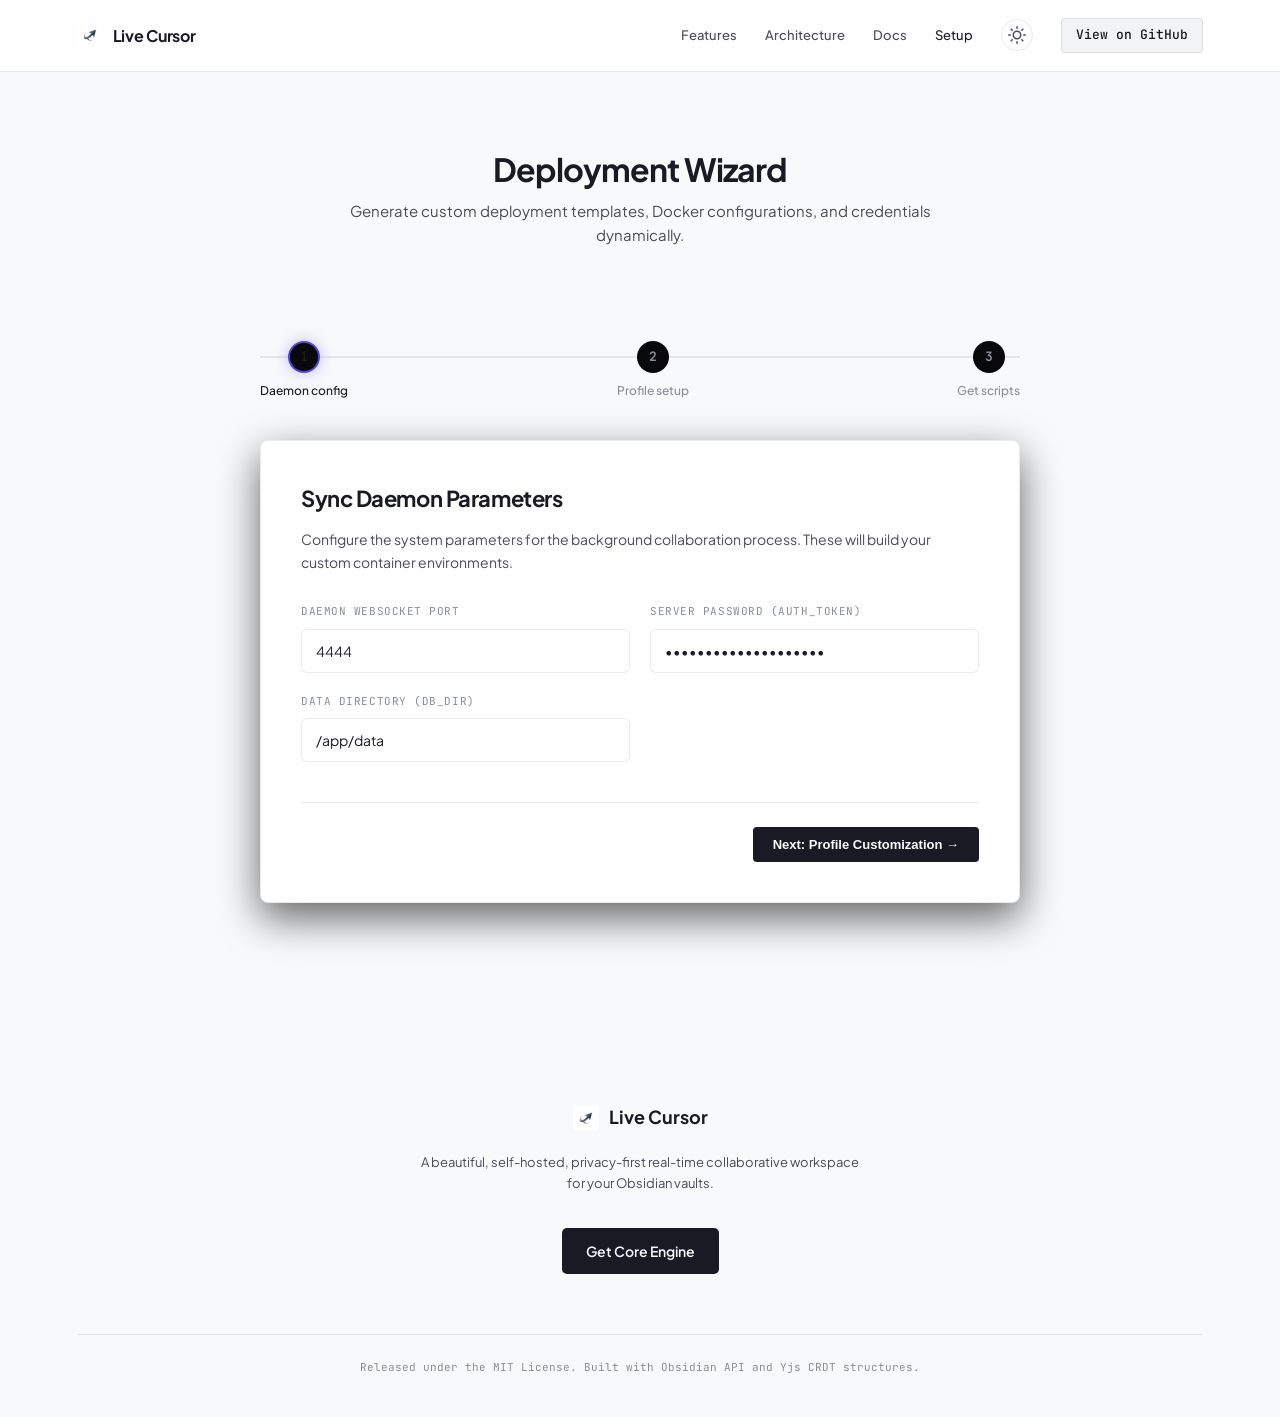
<file: setup.html>
<!DOCTYPE html>
<html lang="en">

<head>
  <meta charset="UTF-8">
  <meta name="viewport" content="width=device-width, initial-scale=1.0">
  <title>Setup Wizard | Live Cursor Configuration Engine</title>
  <meta name="description"
    content="Generate custom Docker run commands, Docker Compose configurations, and Obsidian environment values.">
  <link rel="stylesheet" href="style-v3.css">
  <link rel="icon" type="image/png" href="icon.png">
  <script>
    (function() {
      const theme = localStorage.getItem('theme');
      const systemPrefersLight = window.matchMedia('(prefers-color-scheme: light)').matches;
      if (theme === 'light' || (!theme && systemPrefersLight)) {
        document.documentElement.setAttribute('data-theme', 'light');
      } else {
        document.documentElement.setAttribute('data-theme', 'dark');
      }
    })();
  </script>
</head>

<body class="setup-page">

  <!-- Premium Subtle ambient grid glow -->
  <div class="bg-glow-top"></div>

  <!-- Navigation bar -->
  <nav>
    <div class="logo-container" style="cursor: pointer;" onclick="window.location.href='index.html'">
      <img src="icon.png" alt="Live Cursor" class="logo-img">
      <span class="logo-text">Live Cursor</span>
    </div>
    <div class="nav-links">
      <a href="index.html#features">Features</a>
      <a href="index.html#architecture">Architecture</a>
      <a href="docs.html">Docs</a>
      <a href="setup.html" class="active" style="color: var(--text-primary);">Setup</a>
      <button class="theme-toggle" aria-label="Toggle Theme">
        <svg class="sun-icon" viewBox="0 0 24 24" width="18" height="18" stroke="currentColor" fill="none" stroke-width="2" stroke-linecap="round" stroke-linejoin="round">
          <circle cx="12" cy="12" r="5"></circle>
          <line x1="12" y1="1" x2="12" y2="3"></line>
          <line x1="12" y1="21" x2="12" y2="23"></line>
          <line x1="4.22" y1="4.22" x2="5.64" y2="5.64"></line>
          <line x1="18.36" y1="18.36" x2="19.78" y2="19.78"></line>
          <line x1="1" y1="12" x2="3" y2="12"></line>
          <line x1="21" y1="12" x2="23" y2="12"></line>
          <line x1="4.22" y1="19.78" x2="5.64" y2="18.36"></line>
          <line x1="18.36" y1="5.64" x2="19.78" y2="4.22"></line>
        </svg>
        <svg class="moon-icon" viewBox="0 0 24 24" width="18" height="18" stroke="currentColor" fill="none" stroke-width="2" stroke-linecap="round" stroke-linejoin="round">
          <path d="M21 12.79A9 9 0 1 1 11.21 3 7 7 0 0 0 21 12.79z"></path>
        </svg>
      </button>
      <a href="https://github.com/Live-Cursor/Live-Cursor" class="btn-github" id="github-link">View on GitHub</a>
    </div>

    <!-- Mobile Hamburger Toggle -->
    <button class="menu-toggle" id="mobile-menu-toggle" aria-label="Toggle Navigation Menu">
      <span></span>
      <span></span>
      <span></span>
    </button>
  </nav>

  <!-- Responsive Mobile Navigation Drawer Overlay -->
  <div class="mobile-nav-drawer" id="mobile-nav-drawer">
    <a href="index.html#features" class="mobile-link">Features</a>
    <a href="index.html#architecture" class="mobile-link">Architecture</a>
    <a href="docs.html" class="mobile-link">Docs</a>
    <a href="setup.html" class="mobile-link active">Setup</a>
    <div class="mobile-theme-row">
      <span>Theme</span>
      <button class="theme-toggle" aria-label="Toggle Theme">
        <svg class="sun-icon" viewBox="0 0 24 24" width="18" height="18" stroke="currentColor" fill="none" stroke-width="2" stroke-linecap="round" stroke-linejoin="round">
          <circle cx="12" cy="12" r="5"></circle>
          <line x1="12" y1="1" x2="12" y2="3"></line>
          <line x1="12" y1="21" x2="12" y2="23"></line>
          <line x1="4.22" y1="4.22" x2="5.64" y2="5.64"></line>
          <line x1="18.36" y1="18.36" x2="19.78" y2="19.78"></line>
          <line x1="1" y1="12" x2="3" y2="12"></line>
          <line x1="21" y1="12" x2="23" y2="12"></line>
          <line x1="4.22" y1="19.78" x2="5.64" y2="18.36"></line>
          <line x1="18.36" y1="5.64" x2="19.78" y2="4.22"></line>
        </svg>
        <svg class="moon-icon" viewBox="0 0 24 24" width="18" height="18" stroke="currentColor" fill="none" stroke-width="2" stroke-linecap="round" stroke-linejoin="round">
          <path d="M21 12.79A9 9 0 1 1 11.21 3 7 7 0 0 0 21 12.79z"></path>
        </svg>
      </button>
    </div>
    <a href="https://github.com/Live-Cursor/Live-Cursor" class="btn-github-mobile" id="github-link-mobile">View on
      GitHub</a>
  </div>

  <!-- Header section -->
  <header class="setup-hero">
    <h1 class="section-title">Deployment Wizard</h1>
    <p class="section-subtitle">Generate custom deployment templates, Docker configurations, and credentials
      dynamically.</p>
  </header>

  <!-- Wizard Layout Container -->
  <div class="setup-layout">

    <!-- Progress Indicator -->
    <div class="setup-steps" id="wizard-step-indicator">
      <div class="setup-step active" data-target="1">
        <div class="step-num">1</div>
        <span class="step-label">Daemon config</span>
      </div>
      <div class="setup-step" data-target="2">
        <div class="step-num">2</div>
        <span class="step-label">Profile setup</span>
      </div>
      <div class="setup-step" data-target="3">
        <div class="step-num">3</div>
        <span class="step-label">Get scripts</span>
      </div>
    </div>

    <!-- STEP 1 CARD: Server Settings -->
    <div class="setup-card active" id="card-step-1">
      <h2>Sync Daemon Parameters</h2>
      <p>Configure the system parameters for the background collaboration process. These will build your custom
        container environments.</p>

      <div class="setup-form">
        <div class="form-row">
          <div class="form-group">
            <label for="input-port">Daemon WebSocket Port</label>
            <input type="number" id="input-port" class="form-input" value="4444" min="80" max="65535">
          </div>
          <div class="form-group">
            <label for="input-token">Server Password (AUTH_TOKEN)</label>
            <input type="password" id="input-token" class="form-input" value="your-strong-password" placeholder="Type password...">
          </div>
        </div>

        <div class="form-row">
          <div class="form-group">
            <label for="input-dbdir">Data Directory (DB_DIR)</label>
            <input type="text" id="input-dbdir" class="form-input" value="/app/data">
          </div>
        </div>
      </div>

      <div class="setup-actions">
        <span></span> <!-- Empty span to align right -->
        <button class="btn-wizard-next" onclick="goToStep(2)">Next: Profile Customization &rarr;</button>
      </div>
    </div>

    <!-- STEP 2 CARD: User profiles -->
    <div class="setup-card" id="card-step-2">
      <h2>Collaborator Cursor Profile</h2>
      <p>Customize how your peer identity appears on other team members' Obsidian vaults during typing sessions.</p>

      <div class="setup-form">
        <div class="form-group">
          <label>Peer Cursor Tag Color</label>
          <div style="display: flex; gap: 14px; margin-top: 8px; flex-wrap: wrap;">
            <label
              style="display: flex; align-items: center; gap: 6px; cursor: pointer; color: var(--text-primary); font-family: var(--font-sans); font-size: 13px; text-transform: none; letter-spacing: 0;">
              <input type="radio" name="radio-color" value="#06b6d4" checked style="accent-color: var(--accent-cyan);">
              <span
                style="display: inline-block; width: 12px; height: 12px; border-radius: 50%; background-color: var(--accent-cyan);"></span>
              Neon Cyan
            </label>
            <label
              style="display: flex; align-items: center; gap: 6px; cursor: pointer; color: var(--text-primary); font-family: var(--font-sans); font-size: 13px; text-transform: none; letter-spacing: 0;">
              <input type="radio" name="radio-color" value="#8b5cf6" style="accent-color: var(--accent-purple);">
              <span
                style="display: inline-block; width: 12px; height: 12px; border-radius: 50%; background-color: var(--accent-purple);"></span>
              Royal Purple
            </label>
            <label
              style="display: flex; align-items: center; gap: 6px; cursor: pointer; color: var(--text-primary); font-family: var(--font-sans); font-size: 13px; text-transform: none; letter-spacing: 0;">
              <input type="radio" name="radio-color" value="#6366f1" style="accent-color: var(--accent-indigo);">
              <span
                style="display: inline-block; width: 12px; height: 12px; border-radius: 50%; background-color: var(--accent-indigo);"></span>
              Electric Indigo
            </label>
            <label
              style="display: flex; align-items: center; gap: 6px; cursor: pointer; color: var(--text-primary); font-family: var(--font-sans); font-size: 13px; text-transform: none; letter-spacing: 0;">
              <input type="radio" name="radio-color" value="#10b981" style="accent-color: #10b981;">
              <span
                style="display: inline-block; width: 12px; height: 12px; border-radius: 50%; background-color: #10b981;"></span>
              Emerald Green
            </label>
          </div>
        </div>

        <div class="form-group" style="margin-top: 10px;">
          <label>Vault Server Connection URL</label>
          <div
            style="background: rgba(255, 255, 255, 0.02); border: 1px solid var(--border-subtle); padding: 12px 16px; border-radius: 6px; font-family: var(--font-mono); font-size: 13px; color: var(--accent-cyan); word-break: break-all;">
            <span style="color: var(--text-muted);">ws://localhost:<span
                id="preview-port">4444</span></span>
          </div>
          <p style="color: var(--text-muted); font-size: 12px; margin-top: 8px;">Enter this URL in <strong>Settings &gt; Live Cursor &gt; Server Connection URL</strong> on every device, along with the same Room Name and Server Password. The plugin builds per-file room paths automatically.</p>
        </div>
      </div>

      <div class="setup-actions">
        <button class="btn-wizard-prev" onclick="goToStep(1)">&larr; Back</button>
        <button class="btn-wizard-next" onclick="goToStep(3)">Compile Configuration Scripts &rarr;</button>
      </div>
    </div>

    <!-- STEP 3 CARD: Compiled outputs -->
    <div class="setup-card" id="card-step-3">
      <h2>Compiled Deployment Templates</h2>
      <p>Your custom configuration is compile-ready. Copy the scripts below into your local shell or Docker daemon to
        launch the sync server.</p>

      <!-- Sub-Tab navigation for output formats -->
      <div
        style="display: flex; gap: 8px; margin-bottom: 24px; border-bottom: 1px solid var(--border-subtle); padding-bottom: 10px;">
        <button class="btn-secondary" id="tab-btn-docker" onclick="switchOutputTab('docker')"
          style="padding: 6px 12px; font-size: 11px; font-family: var(--font-mono); border-color: var(--accent-cyan); color: var(--text-primary);">Docker
          CLI</button>
        <button class="btn-secondary" id="tab-btn-compose" onclick="switchOutputTab('compose')"
          style="padding: 6px 12px; font-size: 11px; font-family: var(--font-mono);">Docker Compose</button>
        <button class="btn-secondary" id="tab-btn-env" onclick="switchOutputTab('env')"
          style="padding: 6px 12px; font-size: 11px; font-family: var(--font-mono);">Env Manifest</button>
      </div>

      <!-- Output 1: Docker CLI -->
      <div id="output-docker" class="setup-output-block">
        <span class="setup-output-title">Shell Command</span>
        <div class="docs-code-container" style="margin-top: 8px;">
          <div class="docs-code-header">
            <span class="docs-code-lang">bash</span>
            <button class="docs-code-copy-btn" onclick="copySnippet(this)">
              <svg viewBox="0 0 24 24" width="12" height="12" stroke="currentColor" fill="none" stroke-width="2">
                <rect x="9" y="9" width="13" height="13" rx="2" ry="2"></rect>
                <path d="M5 15H4a2 2 0 0 1-2-2V4a2 2 0 0 1 2-2h9a2 2 0 0 1 2 2v1"></path>
              </svg>
              <span>Copy</span>
            </button>
          </div>
          <pre><code id="code-docker">docker run -d \
  --name live-cursor-server \
  -p 4444:4444 \
  -v live-cursor-data:/app/data \
  -e PORT=4444 \
  -e DB_DIR=/app/data \
  -e AUTH_TOKEN=your-strong-password \
  ghcr.io/live-cursor/sync-server:latest</code></pre>
        </div>
      </div>

      <!-- Output 2: Compose YAML -->
      <div id="output-compose" class="setup-output-block" style="display: none;">
        <span class="setup-output-title">docker-compose.yml</span>
        <div class="docs-code-container" style="margin-top: 8px;">
          <div class="docs-code-header">
            <span class="docs-code-lang">yaml</span>
            <button class="docs-code-copy-btn" onclick="copySnippet(this)">
              <svg viewBox="0 0 24 24" width="12" height="12" stroke="currentColor" fill="none" stroke-width="2">
                <rect x="9" y="9" width="13" height="13" rx="2" ry="2"></rect>
                <path d="M5 15H4a2 2 0 0 1-2-2V4a2 2 0 0 1 2-2h9a2 2 0 0 1 2 2v1"></path>
              </svg>
              <span>Copy</span>
            </button>
          </div>
          <pre><code id="code-compose">version: '3.8'
services:
  live-cursor:
    image: ghcr.io/live-cursor/sync-server:latest
    container_name: live-cursor-server
    ports:
      - "4444:4444"
    volumes:
      - live-cursor-data:/app/data
    environment:
      - PORT=4444
      - DB_DIR=/app/data
      - AUTH_TOKEN=your-strong-password
    restart: unless-stopped

volumes:
  live-cursor-data:</code></pre>
        </div>
      </div>

      <!-- Output 3: ENV -->
      <div id="output-env" class="setup-output-block" style="display: none;">
        <span class="setup-output-title">.env Configuration</span>
        <div class="docs-code-container" style="margin-top: 8px;">
          <div class="docs-code-header">
            <span class="docs-code-lang">properties</span>
            <button class="docs-code-copy-btn" onclick="copySnippet(this)">
              <svg viewBox="0 0 24 24" width="12" height="12" stroke="currentColor" fill="none" stroke-width="2">
                <rect x="9" y="9" width="13" height="13" rx="2" ry="2"></rect>
                <path d="M5 15H4a2 2 0 0 1-2-2V4a2 2 0 0 1 2-2h9a2 2 0 0 1 2 2v1"></path>
              </svg>
              <span>Copy</span>
            </button>
          </div>
          <pre><code id="code-env">PORT=4444
DB_DIR=/app/data
AUTH_TOKEN=your-strong-password</code></pre>
        </div>
      </div>

      <div class="setup-actions">
        <button class="btn-wizard-prev" onclick="goToStep(2)">&larr; Adjust Settings</button>
        <button class="btn-wizard-next" onclick="window.location.href='index.html'"
          style="background: rgba(99, 102, 241, 0.1); color: var(--text-primary); border: 1px solid rgba(99, 102, 241, 0.4);">
          Return to Home</button>
      </div>
    </div>

  </div>

  <!-- Footer Section -->
  <footer>
    <div class="footer-logo">
      <img src="icon.png" alt="Live Cursor" class="logo-img">
      <span>Live Cursor</span>
    </div>
    <p class="footer-desc">A beautiful, self-hosted, privacy-first real-time collaborative workspace for your Obsidian
      vaults.</p>
    <a href="https://github.com/Live-Cursor/Live-Cursor" class="btn-primary">Get Core Engine</a>
    <p class="copyright">Released under the MIT License. Built with Obsidian API and Yjs CRDT structures.</p>
  </footer>

  <!-- Wizard compiler script -->
  <script src="app.js"></script>
</body>

</html>
</file>
<file: style-v3.css>
@import url('https://fonts.googleapis.com/css2?family=Plus+Jakarta+Sans:wght@300;400;500;600;700;800&family=JetBrains+Mono:wght@400;500;600&display=swap');

:root {
  --bg-dark: #030303;
  --panel-bg: #09090b;
  --bg-card: #0c0c0e;
  --panel-accent: #18181b;
  --text-primary: #fafafa;
  --text-secondary: #a1a1aa;
  --text-muted: #52525b;
  --accent-indigo: #6366f1;
  --accent-purple: #8b5cf6;
  --accent-cyan: #06b6d4;
  --border-subtle: rgba(255, 255, 255, 0.06);
  --border-hover: rgba(255, 255, 255, 0.12);
  --dot-color: rgba(255, 255, 255, 0.035);
  --hero-glow: radial-gradient(circle, rgba(99, 102, 241, 0.05) 0%, rgba(3, 3, 3, 0) 80%);
  --nav-bg: rgba(3, 3, 3, 0.7);
  --bg-deep: #040406;
  --sidebar-bg: #060608;
  --editor-bg: #050507;
  --logs-bg: #040406;
  --shadow-premium: 0 20px 50px rgba(0, 0, 0, 0.7);
  --font-sans: 'Plus Jakarta Sans', sans-serif;
  --font-mono: 'JetBrains Mono', monospace;
}

[data-theme="light"] {
  --bg-dark: #f8f9fa;
  --panel-bg: #ffffff;
  --bg-card: #ffffff;
  --panel-accent: #f1f3f5;
  --text-primary: #1a1a24;
  --text-secondary: #4a4a5a;
  --text-muted: #868e96;
  --accent-indigo: #4f46e5;
  --accent-purple: #7c3aed;
  --accent-cyan: #0891b2;
  --border-subtle: rgba(0, 0, 0, 0.08);
  --border-hover: rgba(0, 0, 0, 0.15);
  --dot-color: rgba(0, 0, 0, 0.04);
  --hero-glow: radial-gradient(circle, rgba(79, 70, 229, 0.06) 0%, rgba(248, 249, 250, 0) 80%);
  --nav-bg: rgba(255, 255, 255, 0.8);
  --bg-deep: #f1f3f5;
  --sidebar-bg: #f3f3f3;
  --editor-bg: #fafafa;
  --logs-bg: #ececec;
  --shadow-premium: 0 20px 50px rgba(0, 0, 0, 0.06);
}

* {
  box-sizing: border-box;
  margin: 0;
  padding: 0;
}

html {
  scroll-behavior: smooth;
  background-color: var(--bg-dark);
}

body {
  font-family: var(--font-sans);
  background-color: var(--bg-dark);
  color: var(--text-primary);
  line-height: 1.6;
  overflow-x: hidden;
  position: relative;
  -webkit-font-smoothing: antialiased;
  -moz-osx-font-smoothing: grayscale;
}

/* Dot matrix background overlay */
body::before {
  content: "";
  position: absolute;
  inset: 0;
  z-index: -1;
  background-image: radial-gradient(circle at 1px 1px, var(--dot-color) 1px, transparent 0);
  background-size: 24px 24px;
  pointer-events: none;
}

/* Elegant ambient glows */
.bg-glow-top {
  position: absolute;
  top: -150px;
  left: 50%;
  transform: translateX(-50%);
  width: 80vw;
  height: 600px;
  background: var(--hero-glow);
  z-index: -1;
  pointer-events: none;
}

/* Navbar styles */
nav {
  display: flex;
  justify-content: space-between;
  align-items: center;
  padding: 18px 6%;
  background: var(--nav-bg);
  backdrop-filter: blur(12px);
  border-bottom: 1px solid var(--border-subtle);
  position: sticky;
  top: 0;
  z-index: 100;
}

.logo-container {
  display: flex;
  align-items: center;
  gap: 10px;
}

.logo-img {
  width: 26px;
  height: 26px;
  border-radius: 4px;
  filter: grayscale(20%);
}

.logo-text {
  font-weight: 700;
  font-size: 16px;
  letter-spacing: -0.02em;
  font-family: var(--font-sans);
}

.nav-links {
  display: flex;
  align-items: center;
  gap: 28px;
}

.nav-links a {
  color: var(--text-secondary);
  text-decoration: none;
  font-size: 13px;
  font-weight: 500;
  transition: color 0.2s ease;
}

.nav-links a:hover {
  color: var(--text-primary);
}

.btn-github {
  font-family: var(--font-mono);
  font-size: 11px;
  background: var(--panel-accent);
  border: 1px solid var(--border-subtle);
  padding: 6px 14px;
  border-radius: 4px;
  color: var(--text-primary) !important;
  transition: all 0.2s ease;
}

.btn-github:hover {
  border-color: var(--text-secondary);
  background: #fff;
  color: #000 !important;
}

/* Hero Section */
.hero {
  padding: 120px 6% 80px 6%;
  display: flex;
  flex-direction: column;
  align-items: center;
  text-align: center;
  max-width: 1100px;
  margin: 0 auto;
}



h1 {
  font-family: var(--font-sans);
  font-size: clamp(34px, 5vw, 56px);
  font-weight: 800;
  line-height: 1.1;
  letter-spacing: -0.04em;
  margin-bottom: 24px;
  color: var(--text-primary);
}

.hero-subtitle {
  color: var(--text-secondary);
  font-size: clamp(15px, 1.8vw, 18px);
  font-weight: 400;
  max-width: 720px;
  margin-bottom: 44px;
  line-height: 1.6;
}

.hero-ctas {
  display: flex;
  flex-direction: column;
  align-items: center;
  gap: 20px;
  margin-bottom: 74px;
}
.hero-buttons {
  display: flex;
  gap: 14px;
}
.hero-docker-command {
  background: var(--panel-bg, #111);
  border: 1px solid var(--border-subtle);
  padding: 12px 18px;
  border-radius: 6px;
  display: flex;
  align-items: center;
  gap: 12px;
  font-family: var(--font-mono);
  font-size: 13px;
  max-width: 100%;
  overflow-x: auto;
  white-space: nowrap;
  box-shadow: 0 4px 12px rgba(0, 0, 0, 0.4);
}
@media (max-width: 480px) {
  .hero-buttons {
    flex-direction: column;
    width: 100%;
    gap: 10px;
  }
  .hero-buttons .btn-primary,
  .hero-buttons .btn-secondary {
    width: 100%;
    text-align: center;
  }
  .hero-docker-command {
    font-size: 11px;
    padding: 10px 14px;
    gap: 8px;
    width: 100%;
  }
}

.btn-primary {
  background: var(--text-primary);
  color: var(--bg-dark);
  border: none;
  padding: 12px 24px;
  font-size: 14px;
  font-weight: 600;
  border-radius: 5px;
  cursor: pointer;
  text-decoration: none;
  transition: all 0.2s ease;
}

.btn-primary:hover {
  background: #fff;
  box-shadow: 0 0 20px rgba(255, 255, 255, 0.15);
  transform: translateY(-1px);
}

.btn-secondary {
  background: transparent;
  border: 1px solid var(--border-subtle);
  color: var(--text-secondary);
  padding: 12px 24px;
  font-size: 14px;
  font-weight: 600;
  border-radius: 5px;
  cursor: pointer;
  text-decoration: none;
  transition: all 0.2s ease;
}

.btn-secondary:hover {
  color: var(--text-primary);
  border-color: var(--text-secondary);
  background: rgba(255, 255, 255, 0.02);
}

/* High-Fidelity Obsidian Editor Mockup */
.mockup-container {
  width: 100%;
  max-width: 1040px;
  min-width: 300px;
  background: var(--panel-bg);
  border: 1px solid var(--border-subtle);
  border-radius: 8px;
  overflow: hidden;
  box-shadow: var(--shadow-premium);
  display: flex;
  flex-direction: column;
  margin-bottom: 120px;
  resize: horizontal;
  container-type: inline-size;
  container-name: mockup;
}

.mockup-header {
  background: var(--panel-bg);
  padding: 0 16px;
  height: 40px;
  border-bottom: 1px solid var(--border-subtle);
  display: flex;
  justify-content: space-between;
  align-items: center;
}

.window-controls {
  display: flex;
  gap: 6px;
}

.win-dot {
  width: 8px;
  height: 8px;
  border-radius: 50%;
  background: var(--border-subtle);
}
.win-dot.red { background: #ff5f56; }
.win-dot.yellow { background: #ffbd2e; }
.win-dot.green { background: #27c93f; }

/* Obsidian Multi-Tab UI */
.mockup-tabs {
  display: flex;
  height: 100%;
  align-items: flex-end;
  gap: 4px;
}

.mockup-tab {
  display: flex;
  align-items: center;
  gap: 6px;
  padding: 0 16px;
  height: 32px;
  background: var(--sidebar-bg);
  border: 1px solid var(--border-subtle);
  border-bottom: none;
  border-radius: 6px 6px 0 0;
  font-family: var(--font-mono);
  font-size: 11px;
  color: var(--text-muted);
  cursor: pointer;
  transition: all 0.2s ease;
}

.mockup-tab.active {
  background: var(--editor-bg);
  color: var(--text-primary);
  border-color: var(--border-subtle);
  z-index: 2;
}

.mockup-tab svg {
  width: 12px;
  height: 12px;
  stroke: currentColor;
  fill: none;
  stroke-width: 2;
}

.active-pulse {
  width: 6px;
  height: 6px;
  background-color: var(--accent-indigo);
  border-radius: 50%;
  animation: pulse-sync 2s infinite;
}

.mockup-layout {
  display: flex;
  min-height: 460px;
  background: var(--editor-bg);
  position: relative;
  transition: background-color 0.5s ease;
}

/* Sidebar Folder Tree */
.mockup-sidebar {
  width: 22%;
  border-right: 1px solid var(--border-subtle);
  background: var(--sidebar-bg);
  padding: 18px 14px;
  display: flex;
  flex-direction: column;
  gap: 16px;
  transition: background-color 0.5s ease;
}

.sidebar-title {
  font-family: var(--font-mono);
  font-size: 10px;
  color: var(--text-muted);
  text-transform: uppercase;
  letter-spacing: 0.05em;
  font-weight: 600;
}

.file-tree {
  list-style: none;
  display: flex;
  flex-direction: column;
  gap: 8px;
}

.file-item {
  font-size: 12px;
  color: var(--text-secondary);
  display: flex;
  align-items: center;
  gap: 8px;
  cursor: pointer;
  padding: 4px 6px;
  border-radius: 3px;
  transition: all 0.15s ease;
}

.file-item:hover {
  background: var(--panel-accent);
  color: var(--text-primary);
}

.file-item.active {
  background: rgba(99, 102, 241, 0.08);
  color: var(--text-primary);
  border-left: 2px solid var(--accent-indigo);
  border-radius: 0 3px 3px 0;
}

.file-item.flash-glow {
  animation: sidebar-glow 1.5s ease infinite alternate;
}

.file-item svg {
  width: 13px;
  height: 13px;
  stroke: currentColor;
  fill: none;
  stroke-width: 2;
}

/* Editor Main Section */
.mockup-editor {
  flex: 1;
  padding: 24px 20px;
  position: relative;
  overflow-y: auto;
  text-align: left;
  outline: none;
  line-height: 1.7;
}

.editor-content {
  font-family: var(--font-mono);
  font-size: clamp(11px, 1.45cqi, 14.5px);
  color: var(--text-primary);
  white-space: pre-wrap;
  word-break: break-word;
  overflow-x: hidden;
  transition: color 0.5s ease;
}

.editor-line {
  min-height: 26px;
}

/* Highlight tags for Markdown syntax highlighting */
.md-h1 { color: #fdfdfd; font-size: 18px; font-weight: 700; display: block; margin-bottom: 8px; border-bottom: 1px solid var(--border-subtle); padding-bottom: 4px; font-family: var(--font-sans); }
.md-bullet { color: var(--accent-indigo); font-weight: bold; }
.md-checked { color: var(--text-muted); text-decoration: line-through; }
.md-block { color: var(--text-secondary); background: var(--panel-accent); padding: 4px 8px; border-radius: 4px; display: block; border-left: 2px solid var(--text-muted); margin: 8px 0; }
.md-tag { color: var(--accent-cyan); background: rgba(6, 182, 212, 0.1); padding: 1px 5px; border-radius: 3px; font-size: 11px; }

/* Real-Time Collaborator Cursors */
.sync-cursor {
  position: absolute;
  pointer-events: none;
  display: inline-flex;
  flex-direction: column;
  z-index: 10;
  /* Switched to transform for hardware-accelerated, buttery smooth gliding */
  transition: opacity 0.4s ease, transform 0.08s linear;
}

.cursor-flag {
  position: relative;
  display: flex;
  align-items: center;
}

.cursor-caret {
  width: 1.5px; /* Sleeker, sharper line for realism */
  height: 18px;
  border-radius: 1px;
  animation: blink-caret 1s step-end infinite;
}

.cursor-caret.is-typing,
.is-typing {
  animation: none !important;
  opacity: 1 !important;
}

.cursor-tag {
  position: absolute;
  left: 2px;
  top: -16px;
  color: #000000;
  font-family: var(--font-mono);
  font-weight: 600;
  font-size: 10px;
  padding: 1px 5px;
  border-radius: 2px;
  white-space: nowrap;
  box-shadow: 0 4px 10px rgba(0, 0, 0, 0.4);
}

/* Selection overlay highlight span */
.select-span {
  background-color: rgba(99, 102, 241, 0.2);
  border-radius: 2px;
  transition: background-color 0.2s ease;
}
.select-span.cyan {
  background-color: rgba(6, 182, 212, 0.2);
}

/* dynamic notification banners inside the editor */
.sync-banner {
  position: absolute;
  top: 12px;
  left: 50%;
  transform: translateX(-50%) translateY(-40px);
  background: var(--panel-accent);
  border: 1px solid var(--accent-indigo);
  padding: 6px 14px;
  border-radius: 4px;
  font-family: var(--font-mono);
  font-size: 11px;
  color: var(--text-primary);
  display: flex;
  align-items: center;
  gap: 8px;
  z-index: 20;
  opacity: 0;
  transition: all 0.3s cubic-bezier(0.16, 1, 0.3, 1);
  box-shadow: 0 10px 25px rgba(0, 0, 0, 0.6);
}

.sync-banner.active {
  transform: translateX(-50%) translateY(0);
  opacity: 1;
}

.sync-banner .banner-pulse {
  width: 6px;
  height: 6px;
  background-color: var(--accent-cyan);
  border-radius: 50%;
  animation: pulse-sync 1.5s infinite;
}

/* Dynamic Themes for the Mockup Editor (Obsidian Redirection) */
.nord-theme .mockup-layout {
  background: #2e3440;
}
.nord-theme .mockup-sidebar {
  background: #242933;
  border-color: #3b4252;
}
.nord-theme .mockup-editor {
  border-color: #3b4252;
}
.nord-theme .mockup-logs {
  background: #20242c;
  border-color: #3b4252;
}
.nord-theme .editor-content {
  color: #d8dee9;
}
.nord-theme .md-h1 {
  color: #88c0d0;
  border-color: #3b4252;
}
.nord-theme .md-bullet {
  color: #ebcb8b;
}

/* Logging Telemetry Pane */
.mockup-logs {
  width: 25%;
  border-left: 1px solid var(--border-subtle);
  background: var(--logs-bg);
  padding: 18px 14px;
  display: flex;
  flex-direction: column;
  gap: 12px;
  transition: background-color 0.5s ease;
}

.logs-content {
  font-family: var(--font-mono);
  font-size: clamp(8px, 1.1cqi, 10.5px);
  color: var(--text-muted);
  display: flex;
  flex-direction: column;
  gap: 6px;
  overflow-y: hidden;
  height: 100%;
}

.log-line {
  white-space: pre-wrap;
  word-break: break-word;
  padding-left: 17ch;
  text-indent: -17ch;
}
.log-line span {
  color: var(--text-secondary);
}
.log-line.sync {
  color: var(--accent-indigo);
}
.log-line.anna {
  color: #c084fc;
}
.log-line.panos {
  color: #22d3ee;
}

/* Features Grid */
.features-section {
  padding: 100px 6%;
  max-width: 1100px;
  margin: 0 auto;
  border-top: 1px solid var(--border-subtle);
}

.section-title {
  text-align: center;
  font-family: var(--font-sans);
  font-size: 32px;
  font-weight: 700;
  margin-bottom: 12px;
  letter-spacing: -0.03em;
}

.section-subtitle {
  text-align: center;
  color: var(--text-secondary);
  font-size: 15px;
  max-width: 600px;
  margin: 0 auto 54px auto;
}

.features-grid {
  display: grid;
  grid-template-columns: repeat(1, 1fr);
  gap: 20px;
}

@media (min-width: 600px) {
  .features-grid {
    grid-template-columns: repeat(2, 1fr);
  }
}

@media (min-width: 1024px) {
  .features-grid {
    grid-template-columns: repeat(4, 1fr);
  }
}

.feature-card {
  background: var(--panel-bg);
  border: 1px solid var(--border-subtle);
  padding: 30px 24px;
  border-radius: 6px;
  transition: all 0.25s cubic-bezier(0.16, 1, 0.3, 1);
  text-align: left;
}

.feature-card:hover {
  border-color: var(--border-hover);
  background: var(--panel-accent);
  transform: translateY(-2px);
}

.card-num {
  font-family: var(--font-mono);
  font-size: 12px;
  color: var(--text-muted);
  display: block;
  margin-bottom: 20px;
}

.feature-card h3 {
  font-size: 18px;
  font-weight: 600;
  margin-bottom: 12px;
  color: var(--text-primary);
}

.feature-card p {
  color: var(--text-secondary);
  font-size: 15px;
  line-height: 1.6;
}

/* Flowchart Section */
.architecture-section {
  padding: 100px 6%;
  background: var(--bg-deep);
  border-top: 1px solid var(--border-subtle);
  border-bottom: 1px solid var(--border-subtle);
  width: 100%;
}

.flowchart-container {
  max-width: 900px;
  margin: 0 auto;
  text-align: center;
}

.flow-diagram {
  margin-top: 60px;
  display: flex;
  justify-content: space-between;
  align-items: center;
  position: relative;
  padding: 20px;
  flex-wrap: wrap;
  gap: 30px;
}

.flow-node {
  background: var(--panel-bg);
  border: 1px solid var(--border-subtle);
  border-radius: 6px;
  padding: 20px;
  width: 240px;
  text-align: left;
  z-index: 2;
  transition: border-color 0.2s ease;
}

.flow-node:hover {
  border-color: var(--text-muted);
}

.flow-node h4 {
  font-family: var(--font-mono);
  font-size: 12px;
  font-weight: 600;
  margin-bottom: 6px;
  display: flex;
  align-items: center;
  gap: 6px;
}

.flow-node p {
  color: var(--text-secondary);
  font-size: 11px;
  line-height: 1.5;
}

.node-meta {
  font-family: var(--font-mono);
  font-size: 9px;
  color: var(--text-muted);
  display: block;
  margin-top: 10px;
}

.flow-connector {
  flex: 1;
  height: 2px;
  background: var(--border-subtle);
  position: relative;
  min-width: 60px;
}

/* Pulse pipeline line animation */
.flow-svg {
  position: absolute;
  top: 50%;
  left: 0;
  width: 100%;
  height: 20px;
  transform: translateY(-50%);
  pointer-events: none;
  z-index: 1;
}

.flow-path {
  fill: none;
  stroke: var(--accent-indigo);
  stroke-width: 1.5;
  stroke-dasharray: 6 30;
  animation: pulse-flow 3s linear infinite;
}
.flow-path.reversed {
  stroke: var(--accent-cyan);
  animation: pulse-flow-rev 3s linear infinite;
}

/* Footer Section */
footer {
  padding: 100px 6% 40px 6%;
  display: flex;
  flex-direction: column;
  align-items: center;
  text-align: center;
  background: var(--bg-dark);
}

.footer-logo {
  display: flex;
  align-items: center;
  gap: 10px;
  margin-bottom: 20px;
}

.footer-logo span {
  font-weight: 700;
  font-size: 18px;
}

.footer-desc {
  color: var(--text-secondary);
  font-size: 13px;
  max-width: 440px;
  margin-bottom: 34px;
}

.copyright {
  color: var(--text-muted);
  font-size: 11px;
  font-family: var(--font-mono);
  margin-top: 60px;
  border-top: 1px solid var(--border-subtle);
  padding-top: 24px;
  width: 100%;
}

/* How It Works Section */
.how-it-works-section {
  padding: 100px 6%;
  background: var(--bg-dark);
  max-width: 1100px;
  margin: 0 auto;
}

.hiw-header {
  text-align: center;
  margin-bottom: 60px;
}

.hiw-grid {
  display: flex;
  gap: 40px;
  align-items: flex-start;
}

.hiw-tabs {
  flex: 1;
  display: flex;
  flex-direction: column;
  gap: 10px;
}

.hiw-tab {
  padding: 24px;
  border-radius: 12px;
  border: 1px solid transparent;
  cursor: pointer;
  transition: all 0.25s cubic-bezier(0.16, 1, 0.3, 1);
  background: transparent;
}

.hiw-tab h3 {
  font-size: 18px;
  font-weight: 600;
  margin-bottom: 8px;
  color: var(--text-primary);
}

.hiw-tab p {
  font-size: 14px;
  color: var(--text-secondary);
  line-height: 1.5;
}

.hiw-tab:hover {
  background: rgba(255, 255, 255, 0.03);
  border-color: rgba(255, 255, 255, 0.1);
  transform: translateX(4px);
}

.hiw-tab.active {
  background: var(--bg-card);
  border-color: var(--border-subtle);
  box-shadow: 0 4px 20px rgba(0, 0, 0, 0.2);
  transform: translateX(0);
}

.hiw-visualization-container {
  flex: 1.2;
  position: relative;
  background: var(--bg-card);
  border: 1px solid var(--border-subtle);
  border-radius: 12px;
  overflow: hidden;
  min-height: 400px;
  display: flex;
  align-items: center;
  justify-content: center;
  box-shadow: 0 10px 30px rgba(0,0,0,0.4);
}

.hiw-vis-panel {
  position: absolute;
  inset: 0;
  opacity: 0;
  pointer-events: none;
  transition: opacity 0.5s ease;
  display: flex;
  flex-direction: column;
  align-items: center;
  justify-content: center;
  padding: 40px;
}

.hiw-vis-panel.active {
  opacity: 1;
  pointer-events: auto;
}

.vis-caption {
  position: absolute;
  bottom: 24px;
  font-size: 13px;
  color: var(--text-muted);
  text-align: center;
  max-width: 80%;
}

.crdt-video {
  width: 100%;
  max-height: 100%;
  border-radius: 8px;
  border: 1px solid var(--border-subtle);
  box-shadow: 0 8px 30px rgba(0, 0, 0, 0.4);
}

/* Keyframes animations */
@keyframes sidebar-glow {
  from { background-color: rgba(99, 102, 241, 0.03); }
  to { background-color: rgba(99, 102, 241, 0.18); box-shadow: 0 0 10px rgba(99, 102, 241, 0.1); }
}

@keyframes pulse-sync {
  0%, 100% { opacity: 0.4; }
  50% { opacity: 1; }
}

@keyframes pulse-flow {
  0% { stroke-dashoffset: 0; }
  100% { stroke-dashoffset: -36px; }
}

@keyframes pulse-flow-rev {
  0% { stroke-dashoffset: 0; }
  100% { stroke-dashoffset: 36px; }
}

@keyframes blink-caret {
  0%, 100% { opacity: 1; }
  50% { opacity: 0; }
}

/* Responsive Overrides */
@media (max-width: 768px) {
  nav {
    padding: 16px 20px;
  }
  .nav-links {
    display: none;
  }
  .hero {
    padding: 80px 20px 60px 20px;
  }
  
  .features-section {
    padding: 60px 20px;
  }
  .section-title {
    font-size: 28px;
  }
  .section-subtitle {
    font-size: 14px;
    margin-bottom: 40px;
  }
  .features-grid {
    gap: 16px;
  }
  .feature-card {
    padding: 24px 20px;
  }
  .feature-card h3 {
    font-size: 18px;
  }
  .feature-card p {
    font-size: 14px;
  }
  .flow-diagram {
    flex-direction: column;
    align-items: center;
    gap: 0;
  }
  .flow-connector {
    width: 2px;
    height: 40px;
    min-width: auto;
  }
  .flow-svg {
    display: none;
  }
  .flow-node {
    margin-bottom: 40px;
    position: relative;
  }
  .flow-node:not(:last-child)::after {
    content: '';
    position: absolute;
    bottom: -40px;
    left: 50%;
    transform: translateX(-50%);
    width: 2px;
    height: 40px;
    background: var(--accent-indigo);
    opacity: 0.5;
  }
}

/* Dynamic Container Queries for the Resizable Mockup */
@container mockup (max-width: 820px) {
  .mockup-sidebar, .mockup-logs {
    display: none;
  }
  .mockup-editor {
    padding: 16px 12px;
  }
  .editor-content {
    font-size: clamp(8.5px, 2.5cqi, 12px);
  }
}

/* ==========================================================================
   UPDATED: Large Hero Section Animation (Layout Shift Fixed)
   ========================================================================== */
.hero-animation {
  font-family: var(--font-sans);
  font-size: clamp(40px, 6vw, 68px); /* Massive, high-impact hero scale */
  font-weight: 800;
  line-height: 1.1;
  letter-spacing: -0.04em;
  margin-bottom: 28px;
  color: var(--text-primary);
  
  /* LOCK LAYOUT: Prevents the text underneath from moving when strings are deleted */
  min-height: 95px; 
  display: flex;
  justify-content: center;
  align-items: center;
  width: 100%;
}

.typing-container {
  display: inline-block;
  position: relative;
  word-break: break-word;
  max-width: 90vw;
  text-align: center;
}

.hero-animation .cursor {
  display: inline-block;
  position: relative;
  width: 4px;
  height: 1.05em;
  margin-left: 4px;
  vertical-align: middle;
}

.hero-animation .cursor::before {
  content: '';
  position: absolute;
  top: 0; left: 0; right: 0; bottom: 0;
  background-color: var(--accent-cyan);
  border-radius: 2px;
  animation: blink-hero 1s step-end infinite;
}

.hero-animation .cursor.is-typing::before {
  animation: none !important;
  opacity: 1 !important;
}

.hero-animation .cursor-blue::before {
  background-color: var(--accent-indigo, #6366f1);
}

.hero-animation .cursor::after {
  content: 'Alex';
  position: absolute;
  top: -18px;
  left: 6px;
  background-color: var(--accent-cyan);
  color: #000;
  font-family: var(--font-mono);
  font-size: 11px;
  font-weight: 800;
  padding: 3px 6px;
  border-radius: 3px;
  letter-spacing: 0.05em;
  line-height: 1;
  white-space: nowrap;
  box-shadow: 0 4px 10px rgba(0,0,0,0.5);
  pointer-events: none;
  text-transform: uppercase;
}

.hero-animation .cursor-blue::after {
  content: 'Sarah';
  background-color: var(--accent-indigo, #6366f1);
  color: #fff;
}

@keyframes blink-hero {
  0%, 100% { opacity: 1; }
  50% { opacity: 0; }
}

/* ==========================================================================
   Interactive "How it Works" Mobile Responsiveness Overrides
   ========================================================================== */
@media (max-width: 900px) {
  .hiw-grid {
    flex-direction: column;
    gap: 24px;
  }
  
  .hiw-tabs {
    flex-direction: row; /* Horizontal tabs layout */
    overflow-x: auto; /* Allows smooth horizontal swipe-scrolling */
    width: 100%;
    padding-bottom: 8px;
    -webkit-overflow-scrolling: touch;
    scrollbar-width: none; /* Hides default scrollbars on Firefox */
  }
  
  .hiw-tabs::-webkit-scrollbar {
    display: none; /* Hides default scrollbars on Chrome/Safari */
  }

  .hiw-tab {
    flex: 0 0 auto; /* Prevents tab items from shrinking */
    padding: 12px 18px;
    min-width: 180px;
    text-align: center;
  }
  
  .hiw-tab h3 {
    font-size: 15px;
    margin-bottom: 4px;
  }
  
  .hiw-tab p {
    font-size: 11px;
    display: -webkit-box;
    -webkit-line-clamp: 2;
    line-clamp: 2;
    -webkit-box-orient: vertical;
    overflow: hidden;
  }

  .hiw-visualization-container {
    width: 100%;
    min-height: 280px;
  }
}

/* Remove the permanent global padding from the text base */
#text-main {
  transition: background-color 0.1s;
}

/* Move the padding and border-radius directly into the active highlights */
.highlight-blue {
  background-color: rgba(99, 102, 241, 0.4);
  padding: 0 6px;
  border-radius: 4px;
}

.highlight-white {
  background-color: rgba(255, 255, 255, 0.2);
  padding: 0 6px;
  border-radius: 4px;
}

.hidden {
  opacity: 0 !important;
  width: 0 !important;
  margin: 0 !important;
  overflow: hidden;
  transition: opacity 0.2s ease, width 0.2s ease, margin 0.2s ease;
}

/* ==========================================================================
   NEW: Responsive Mobile Menu Toggles and Drawer
   ========================================================================== */
.menu-toggle {
  display: none;
  flex-direction: column;
  justify-content: space-between;
  width: 22px;
  height: 16px;
  background: transparent;
  border: none;
  cursor: pointer;
  z-index: 200;
}

.menu-toggle span {
  width: 100%;
  height: 2px;
  background-color: var(--text-primary);
  border-radius: 2px;
  transition: all 0.3s cubic-bezier(0.16, 1, 0.3, 1);
}

.menu-toggle.open span:nth-child(1) {
  transform: translateY(7px) rotate(45deg);
}

.menu-toggle.open span:nth-child(2) {
  opacity: 0;
}

.menu-toggle.open span:nth-child(3) {
  transform: translateY(-7px) rotate(-45deg);
}

.mobile-nav-drawer {
  position: fixed;
  top: 0;
  right: -100%;
  width: 280px;
  height: 100vh;
  background-color: rgba(9, 9, 11, 0.98);
  backdrop-filter: blur(20px);
  border-left: 1px solid var(--border-subtle);
  z-index: 150;
  display: flex;
  flex-direction: column;
  padding: 100px 30px;
  gap: 20px;
  transition: right 0.4s cubic-bezier(0.16, 1, 0.3, 1);
  box-shadow: -10px 0 30px rgba(0, 0, 0, 0.8);
}

.mobile-nav-drawer.open {
  right: 0;
}

.mobile-nav-drawer a {
  font-family: var(--font-sans);
  font-size: 16px;
  color: var(--text-secondary);
  text-decoration: none;
  font-weight: 500;
  transition: color 0.2s ease;
  padding: 8px 0;
  border-bottom: 1px solid rgba(255, 255, 255, 0.02);
}

.mobile-nav-drawer a:hover,
.mobile-nav-drawer a.active {
  color: var(--text-primary);
  border-bottom-color: var(--accent-indigo);
}

.mobile-nav-drawer .btn-github-mobile {
  margin-top: 20px;
  text-align: center;
  font-family: var(--font-mono);
  font-size: 12px;
  background: var(--panel-accent);
  border: 1px solid var(--border-subtle);
  padding: 10px;
  border-radius: 4px;
  color: var(--text-primary);
  text-decoration: none;
  transition: all 0.2s ease;
}

.mobile-nav-drawer .btn-github-mobile:hover {
  background: #fff;
  color: #000;
}

/* Enable toggle for mobile screens */
@media (max-width: 768px) {
  .menu-toggle {
    display: flex;
  }
}

/* ==========================================================================
   NEW: Developer Documentation Hub (docs.html) Styles
   ========================================================================== */
.docs-layout {
  display: flex;
  gap: 40px;
  max-width: 1240px;
  margin: 0 auto;
  padding: 40px 6%;
  align-items: flex-start;
}

.docs-sidebar {
  width: 280px;
  position: sticky;
  top: 90px;
  height: calc(100vh - 120px);
  overflow-y: auto;
  padding-right: 15px;
  display: flex;
  flex-direction: column;
  gap: 24px;
}

/* Custom scrollbars for docs sidebar */
.docs-sidebar::-webkit-scrollbar {
  width: 4px;
}
.docs-sidebar::-webkit-scrollbar-thumb {
  background: var(--border-subtle);
  border-radius: 4px;
}
.docs-sidebar::-webkit-scrollbar-thumb:hover {
  background: var(--text-muted);
}

.docs-search-wrapper {
  position: relative;
  width: 100%;
}

.docs-search-input {
  width: 100%;
  background: var(--panel-accent);
  border: 1px solid var(--border-subtle);
  color: var(--text-primary);
  font-family: var(--font-sans);
  font-size: 13px;
  padding: 10px 14px 10px 32px;
  border-radius: 6px;
  outline: none;
  transition: all 0.2s ease;
}

.docs-search-input:focus {
  border-color: var(--accent-indigo);
  background: rgba(255, 255, 255, 0.04);
  box-shadow: 0 0 10px rgba(99, 102, 241, 0.1);
}

.docs-search-wrapper svg {
  position: absolute;
  left: 10px;
  top: 50%;
  transform: translateY(-50%);
  width: 14px;
  height: 14px;
  stroke: var(--text-muted);
  fill: none;
  stroke-width: 2;
  pointer-events: none;
}

.docs-nav-group {
  display: flex;
  flex-direction: column;
  gap: 8px;
}

.docs-nav-title {
  font-family: var(--font-mono);
  font-size: 11px;
  color: var(--accent-indigo);
  text-transform: uppercase;
  letter-spacing: 0.05em;
  font-weight: 600;
  margin-bottom: 4px;
}

.docs-nav-link {
  font-size: 13px;
  color: var(--text-secondary);
  text-decoration: none;
  padding: 4px 0 4px 10px;
  border-left: 1px solid var(--border-subtle);
  transition: all 0.2s ease;
  display: block;
}

.docs-nav-link:hover {
  color: var(--text-primary);
  border-left-color: var(--text-muted);
}

.docs-nav-link.active {
  color: var(--text-primary);
  border-left-color: var(--accent-indigo);
  font-weight: 500;
}

.docs-content {
  flex: 1;
  max-width: 820px;
  min-width: 0;
  text-align: left;
}

.docs-section {
  padding-bottom: 50px;
  margin-bottom: 50px;
  border-bottom: 1px solid var(--border-subtle);
}

.docs-section:last-child {
  border-bottom: none;
}

.docs-section h1 {
  text-align: left;
  font-size: 32px;
  margin-bottom: 16px;
  letter-spacing: -0.03em;
}

.docs-section h2 {
  font-size: 20px;
  margin: 32px 0 16px 0;
  font-weight: 600;
  letter-spacing: -0.02em;
}

.docs-section p {
  color: var(--text-secondary);
  font-size: 15px;
  line-height: 1.7;
  margin-bottom: 20px;
}

.docs-section ul, .docs-section ol {
  color: var(--text-secondary);
  font-size: 15px;
  margin-bottom: 20px;
  padding-left: 20px;
}

.docs-section li {
  margin-bottom: 8px;
}

/* Premium alert banners */
.docs-alert {
  background: rgba(99, 102, 241, 0.04);
  border-left: 3px solid var(--accent-indigo);
  border-radius: 0 8px 8px 0;
  padding: 16px 20px;
  margin: 24px 0;
}

.docs-alert h4 {
  font-family: var(--font-sans);
  font-size: 14px;
  font-weight: 600;
  color: var(--text-primary);
  margin-bottom: 4px;
  display: flex;
  align-items: center;
  gap: 8px;
}

.docs-alert p {
  margin-bottom: 0;
  font-size: 13.5px;
  line-height: 1.6;
}

.docs-alert.tip {
  background: rgba(6, 182, 212, 0.04);
  border-left-color: var(--accent-cyan);
}

/* Beautiful Fenced Code blocks with Clipboard buttons */
.docs-code-container {
  position: relative;
  margin: 20px 0;
  border-radius: 6px;
  border: 1px solid rgba(255, 255, 255, 0.06);
  background: #09090b;
  overflow: hidden;
}

.docs-code-header {
  height: 32px;
  background: rgba(255, 255, 255, 0.01);
  border-bottom: 1px solid rgba(255, 255, 255, 0.06);
  padding: 0 16px;
  display: flex;
  justify-content: space-between;
  align-items: center;
}

.docs-code-lang {
  font-family: var(--font-mono);
  font-size: 10px;
  color: var(--text-muted);
  text-transform: uppercase;
  letter-spacing: 0.05em;
}

.docs-code-copy-btn {
  background: transparent;
  border: none;
  color: var(--text-muted);
  font-family: var(--font-sans);
  font-size: 11px;
  cursor: pointer;
  display: flex;
  align-items: center;
  gap: 4px;
  transition: color 0.2s ease;
  padding: 2px 6px;
}

.docs-code-copy-btn:hover {
  color: var(--text-primary);
}

.docs-code-container pre {
  margin: 0;
  padding: 16px 20px;
  overflow-x: auto;
}

.docs-code-container code {
  font-family: var(--font-mono);
  font-size: 13px;
  color: #e4e4e7;
  line-height: 1.5;
  white-space: pre;
}

@media (max-width: 900px) {
  .docs-layout {
    flex-direction: column;
    padding: 20px 20px;
    gap: 16px;
  }
  .docs-sidebar {
    width: 100%;
    height: auto;
    position: static;
    border-bottom: 1px solid var(--border-subtle);
    padding-bottom: 20px;
    padding-right: 0;
    display: none;
  }
  .docs-sidebar.open {
    display: flex;
  }
  .docs-section {
    padding-bottom: 32px;
    margin-bottom: 32px;
  }
  .docs-section h2 {
    margin: 24px 0 12px 0;
  }
  footer {
    padding: 60px 20px 30px 20px;
  }
  .copyright {
    margin-top: 30px;
  }
}

/* ==========================================================================
   DOCS MOBILE SIDEBAR TOGGLE BUTTON
   ========================================================================== */
.docs-sidebar-toggle {
  display: none;
  align-items: center;
  gap: 8px;
  background: var(--panel-bg);
  border: 1px solid var(--border-subtle);
  color: var(--text-secondary);
  font-family: var(--font-sans);
  font-size: 13px;
  font-weight: 500;
  padding: 10px 16px;
  border-radius: 6px;
  cursor: pointer;
  transition: all 0.2s ease;
  margin-bottom: 8px;
}

.docs-sidebar-toggle:hover {
  border-color: var(--border-hover);
  color: var(--text-primary);
}

.docs-sidebar-toggle.open {
  border-color: var(--accent-indigo);
  color: var(--text-primary);
}

@media (max-width: 900px) {
  .docs-sidebar-toggle {
    display: flex;
  }
}

/* ==========================================================================
   DOCS READING PROGRESS BAR
   ========================================================================== */
.docs-sidebar-footer {
  margin-top: auto;
  padding-top: 16px;
  border-top: 1px solid var(--border-subtle);
}

.docs-reading-progress {
  width: 100%;
  height: 2px;
  background: var(--border-subtle);
  border-radius: 2px;
  margin-bottom: 6px;
  overflow: hidden;
}

.docs-progress-bar {
  height: 100%;
  width: 0%;
  background: linear-gradient(90deg, var(--accent-indigo), var(--accent-cyan));
  border-radius: 2px;
  transition: width 0.2s ease;
}

.docs-progress-label {
  font-family: var(--font-mono);
  font-size: 10px;
  color: var(--text-muted);
}

@media (max-width: 900px) {
  .docs-sidebar-footer {
    display: none;
  }
}

/* ==========================================================================
   DOCS SECTION BADGE
   ========================================================================== */
.docs-section-badge {
  display: inline-flex;
  align-items: center;
  font-family: var(--font-mono);
  font-size: 10px;
  font-weight: 600;
  text-transform: uppercase;
  letter-spacing: 0.08em;
  color: var(--accent-indigo);
  background: rgba(99, 102, 241, 0.08);
  border: 1px solid rgba(99, 102, 241, 0.2);
  padding: 3px 10px;
  border-radius: 20px;
  margin-bottom: 12px;
}

/* ==========================================================================
   DOCS FEATURE CARDS GRID
   ========================================================================== */
.docs-feature-grid {
  display: grid;
  grid-template-columns: repeat(2, 1fr);
  gap: 14px;
  margin: 20px 0 28px 0;
}

@media (max-width: 640px) {
  .docs-feature-grid {
    grid-template-columns: 1fr;
  }
}

.docs-feature-card {
  background: rgba(255,255,255,0.015);
  border: 1px solid var(--border-subtle);
  border-radius: 8px;
  padding: 20px;
  display: flex;
  flex-direction: column;
  gap: 8px;
  transition: all 0.2s ease;
}

.docs-feature-card:hover {
  border-color: var(--border-hover);
  background: rgba(255,255,255,0.03);
}

.docs-feature-icon {
  width: 34px;
  height: 34px;
  border-radius: 8px;
  background: rgba(99, 102, 241, 0.1);
  display: flex;
  align-items: center;
  justify-content: center;
  color: var(--accent-indigo);
  margin-bottom: 4px;
}

.docs-feature-card strong {
  font-size: 14px;
  font-weight: 600;
  color: var(--text-primary);
}

.docs-feature-card p {
  font-size: 13px !important;
  color: var(--text-secondary);
  line-height: 1.5;
  margin-bottom: 0 !important;
}

/* ==========================================================================
   DOCS TABLE
   ========================================================================== */
.docs-table-wrapper {
  overflow-x: auto;
  margin: 20px 0;
  border-radius: 6px;
  border: 1px solid var(--border-subtle);
}

.docs-table {
  width: 100%;
  border-collapse: collapse;
  font-size: 13.5px;
}

.docs-table thead {
  background: rgba(255,255,255,0.02);
  border-bottom: 1px solid var(--border-subtle);
}

.docs-table th {
  padding: 10px 16px;
  text-align: left;
  font-family: var(--font-mono);
  font-size: 11px;
  font-weight: 600;
  text-transform: uppercase;
  letter-spacing: 0.05em;
  color: var(--text-muted);
  white-space: nowrap;
}

.docs-table td {
  padding: 10px 16px;
  border-bottom: 1px solid var(--border-subtle);
  color: var(--text-secondary);
  vertical-align: top;
}

.docs-table tr:last-child td {
  border-bottom: none;
}

.docs-table tr:hover td {
  background: rgba(255,255,255,0.015);
}

.docs-table code {
  font-family: var(--font-mono);
  font-size: 12px;
  background: rgba(255,255,255,0.06);
  padding: 2px 6px;
  border-radius: 3px;
  color: var(--accent-cyan);
}

/* Colored status badges in tables */
.docs-badge {
  display: inline-block;
  font-family: var(--font-mono);
  font-size: 10px;
  font-weight: 600;
  padding: 2px 8px;
  border-radius: 3px;
  white-space: nowrap;
  background: rgba(99, 102, 241, 0.12);
  color: var(--accent-indigo);
  border: 1px solid rgba(99, 102, 241, 0.2);
}

.docs-badge.cyan {
  background: rgba(6, 182, 212, 0.12);
  color: var(--accent-cyan);
  border-color: rgba(6, 182, 212, 0.2);
}

.docs-badge.green {
  background: rgba(34, 197, 94, 0.12);
  color: #22c55e;
  border-color: rgba(34, 197, 94, 0.2);
}

.docs-badge.muted {
  background: rgba(255,255,255,0.04);
  color: var(--text-muted);
  border-color: var(--border-subtle);
}

.docs-badge.indigo {
  background: rgba(99, 102, 241, 0.12);
  color: var(--accent-indigo);
  border-color: rgba(99, 102, 241, 0.2);
}

/* ==========================================================================
   DOCS TOPOLOGY CARDS (Quickstart section)
   ========================================================================== */
.docs-topology-cards {
  display: grid;
  grid-template-columns: repeat(3, 1fr);
  gap: 14px;
  margin: 24px 0;
}

@media (max-width: 720px) {
  .docs-topology-cards {
    grid-template-columns: 1fr;
  }
}

.docs-topology-card {
  background: var(--panel-bg);
  border: 1px solid var(--border-subtle);
  border-radius: 8px;
  padding: 20px;
  display: flex;
  flex-direction: column;
  gap: 6px;
  transition: border-color 0.2s ease;
}

.docs-topology-card:hover {
  border-color: var(--border-hover);
}

.docs-topology-num {
  font-family: var(--font-mono);
  font-size: 11px;
  color: var(--accent-indigo);
  font-weight: 700;
  margin-bottom: 4px;
}

.docs-topology-card strong {
  font-size: 14px;
  font-weight: 600;
  color: var(--text-primary);
}

.docs-topology-card p {
  font-size: 13px;
  color: var(--text-secondary);
  line-height: 1.5;
  margin-bottom: 8px !important;
}

.docs-topology-url {
  font-family: var(--font-mono);
  font-size: 11px;
  color: var(--accent-cyan);
  background: rgba(6, 182, 212, 0.06);
  padding: 4px 8px;
  border-radius: 4px;
  border: 1px solid rgba(6, 182, 212, 0.15);
  display: block;
  word-break: break-all;
}

/* ==========================================================================
   DOCS CODE TABS (Tailscale section)
   ========================================================================== */
.docs-code-tabs {
  margin: 20px 0;
  border: 1px solid var(--border-subtle);
  border-radius: 6px;
  overflow: hidden;
}

.docs-code-tab-bar {
  display: flex;
  background: rgba(255,255,255,0.01);
  border-bottom: 1px solid var(--border-subtle);
  overflow-x: auto;
  scrollbar-width: none;
}

.docs-code-tab-bar::-webkit-scrollbar {
  display: none;
}

.docs-code-tab-btn {
  flex: 0 0 auto;
  background: transparent;
  border: none;
  border-bottom: 2px solid transparent;
  color: var(--text-muted);
  font-family: var(--font-mono);
  font-size: 11px;
  font-weight: 500;
  padding: 10px 18px;
  cursor: pointer;
  transition: all 0.2s ease;
  white-space: nowrap;
}

.docs-code-tab-btn:hover {
  color: var(--text-secondary);
}

.docs-code-tab-btn.active {
  color: var(--accent-cyan);
  border-bottom-color: var(--accent-cyan);
}

.docs-code-tab-content {
  display: none;
}

.docs-code-tab-content.active {
  display: block;
}

/* ==========================================================================
   DOCS TOPOLOGY DIAGRAM (Tailscale section)
   ========================================================================== */
.docs-topology-diagram {
  display: flex;
  flex-direction: column;
  align-items: center;
  gap: 0;
  margin: 28px 0;
  padding: 28px;
  background: rgba(99, 102, 241, 0.03);
  border: 1px solid var(--border-subtle);
  border-radius: 12px;
}

.docs-topo-node {
  display: flex;
  flex-direction: column;
  align-items: center;
  gap: 4px;
  padding: 16px 20px;
  background: var(--panel-bg);
  border: 1px solid var(--border-subtle);
  border-radius: 8px;
  text-align: center;
  min-width: 140px;
  transition: border-color 0.2s ease;
}

.docs-topo-node.host {
  border-color: rgba(99, 102, 241, 0.4);
  background: rgba(99, 102, 241, 0.06);
}

.docs-topo-node.peer {
  border-color: rgba(6, 182, 212, 0.25);
}

.docs-topo-icon {
  width: 40px;
  height: 40px;
  border-radius: 8px;
  background: rgba(99, 102, 241, 0.12);
  color: var(--accent-indigo);
  display: flex;
  align-items: center;
  justify-content: center;
  margin-bottom: 4px;
}

.docs-topo-icon.cyan {
  background: rgba(6, 182, 212, 0.12);
  color: var(--accent-cyan);
}

.docs-topo-node strong {
  font-size: 13px;
  font-weight: 600;
  color: var(--text-primary);
}

.docs-topo-node span {
  font-size: 11px;
  color: var(--text-muted);
}

.docs-topo-node code {
  font-family: var(--font-mono);
  font-size: 10px;
  color: var(--accent-cyan);
  background: rgba(6, 182, 212, 0.08);
  padding: 2px 6px;
  border-radius: 3px;
  margin-top: 2px;
}

.docs-topo-lines {
  display: flex;
  flex-direction: column;
  align-items: center;
  gap: 4px;
  padding: 8px 0;
}

.docs-topo-line {
  width: 2px;
  height: 30px;
  background: linear-gradient(to bottom, var(--accent-indigo), var(--accent-cyan));
  border-radius: 2px;
  opacity: 0.5;
}

.docs-topo-label {
  font-family: var(--font-mono);
  font-size: 10px;
  color: var(--text-muted);
  white-space: nowrap;
}

.docs-topo-peers {
  display: flex;
  gap: 12px;
  flex-wrap: wrap;
  justify-content: center;
}

/* ==========================================================================
   DOCS FAQ ACCORDION
   ========================================================================== */
.docs-faq-list {
  display: flex;
  flex-direction: column;
  gap: 8px;
  margin-top: 8px;
}

.docs-faq-item {
  background: var(--panel-bg);
  border: 1px solid var(--border-subtle);
  border-radius: 8px;
  overflow: hidden;
  transition: border-color 0.2s ease;
}

.docs-faq-item[open] {
  border-color: var(--border-hover);
}

.docs-faq-question {
  display: flex;
  align-items: center;
  gap: 10px;
  padding: 16px 20px;
  cursor: pointer;
  font-size: 15px;
  font-weight: 500;
  color: var(--text-primary);
  list-style: none;
  user-select: none;
  transition: color 0.2s ease;
}

.docs-faq-question::-webkit-details-marker {
  display: none;
}

.docs-faq-question svg {
  flex-shrink: 0;
  color: var(--accent-indigo);
  transition: transform 0.25s cubic-bezier(0.16, 1, 0.3, 1);
}

.docs-faq-item[open] .docs-faq-question svg {
  transform: rotate(90deg);
}

.docs-faq-answer {
  padding: 0 20px 16px 44px;
  border-top: 1px solid var(--border-subtle);
}

.docs-faq-answer p {
  margin-bottom: 0 !important;
  padding-top: 14px;
  font-size: 14px !important;
  line-height: 1.65;
}

/* ==========================================================================
   ENHANCED DOCS RESPONSIVE: Improved mobile experience
   ========================================================================== */
@media (max-width: 768px) {
  .docs-layout {
    padding: 14px 14px;
    gap: 10px;
  }

  .docs-content {
    max-width: 100%;
  }

  .docs-section {
    padding-bottom: 24px;
    margin-bottom: 24px;
  }

  .docs-section h1 {
    font-size: 24px !important;
    margin-bottom: 12px;
  }

  .docs-section h2 {
    font-size: 17px !important;
    margin: 20px 0 10px 0;
  }

  .docs-section p {
    font-size: 14px !important;
    margin-bottom: 14px;
  }

  .docs-section li {
    font-size: 14px !important;
  }

  .docs-section ul, .docs-section ol {
    padding-left: 16px;
    margin-bottom: 14px;
  }

  .docs-code-container {
    margin: 14px 0;
  }

  .docs-code-container pre {
    padding: 12px;
    overflow-x: auto;
  }

  .docs-code-container code {
    font-size: 11px !important;
  }

  .docs-alert {
    padding: 12px 14px;
    margin: 16px 0;
  }

  .docs-alert h4 {
    font-size: 13px;
  }

  .docs-alert p {
    font-size: 13px !important;
  }

  .docs-table-wrapper {
    margin: 14px 0;
  }

  .docs-table th, .docs-table td {
    padding: 8px 10px;
    font-size: 12px;
  }

  .docs-table code {
    font-size: 11px;
  }

  .docs-feature-grid {
    gap: 10px;
    margin: 14px 0 20px 0;
  }

  .docs-feature-card {
    padding: 16px;
  }

  .docs-topology-cards {
    gap: 10px;
    margin: 16px 0;
  }

  .docs-topology-card {
    padding: 16px;
  }

  .docs-topology-diagram {
    padding: 14px 10px;
    margin: 18px 0;
  }

  .docs-topo-peers {
    flex-direction: column;
    width: 100%;
    gap: 8px;
  }

  .docs-topo-node {
    width: 100%;
    padding: 12px 14px;
  }

  .docs-section-badge {
    font-size: 9px;
    padding: 2px 8px;
    margin-bottom: 8px;
  }

  .docs-faq-item {
    border-radius: 6px;
  }

  .docs-faq-question {
    font-size: 14px;
    padding: 12px 14px;
    gap: 8px;
  }

  .docs-faq-answer {
    padding: 0 14px 12px 32px;
  }

  .docs-faq-answer p {
    font-size: 13px !important;
    padding-top: 10px;
  }

  .docs-code-tabs {
    margin: 14px 0;
  }

  .docs-code-tab-btn {
    padding: 8px 12px;
    font-size: 10px;
  }

  .docs-sidebar-toggle {
    font-size: 12px;
    padding: 8px 14px;
  }

  footer {
    padding: 40px 16px 24px 16px;
  }

  .footer-desc {
    font-size: 12px;
    margin-bottom: 24px;
  }

  .copyright {
    margin-top: 24px;
    padding-top: 16px;
    font-size: 10px;
  }
}

/* ==========================================================================
   NEW: Guided Setup Wizard (setup.html) Styles
   ========================================================================== */
.setup-hero {
  padding: 80px 6% 40px 6%;
  text-align: center;
}

.setup-layout {
  max-width: 800px;
  margin: 0 auto 100px auto;
  padding: 0 20px;
}

/* Wizard step sequence bar */
.setup-steps {
  display: flex;
  justify-content: space-between;
  margin-bottom: 40px;
  position: relative;
}

.setup-steps::before {
  content: '';
  position: absolute;
  top: 15px;
  left: 0;
  width: 100%;
  height: 2px;
  background: var(--border-subtle);
  z-index: 1;
}

.setup-step {
  position: relative;
  z-index: 2;
  display: flex;
  flex-direction: column;
  align-items: center;
  gap: 8px;
  cursor: pointer;
}

.step-num {
  width: 32px;
  height: 32px;
  border-radius: 50%;
  background: #09090b;
  border: 2px solid var(--border-subtle);
  display: flex;
  align-items: center;
  justify-content: center;
  font-family: var(--font-mono);
  font-size: 13px;
  font-weight: bold;
  color: var(--text-muted);
  transition: all 0.3s ease;
}

.setup-step.active .step-num {
  border-color: var(--accent-indigo);
  color: var(--text-primary);
  box-shadow: 0 0 15px rgba(99, 102, 241, 0.4);
}

.setup-step.completed .step-num {
  border-color: var(--accent-cyan);
  background: var(--accent-cyan);
  color: #000;
}

.step-label {
  font-family: var(--font-sans);
  font-size: 12px;
  font-weight: 500;
  color: var(--text-muted);
  transition: color 0.3s ease;
}

.setup-step.active .step-label {
  color: var(--text-primary);
}

.setup-step.completed .step-label {
  color: var(--accent-cyan);
}

/* Wizard Card and form elements */
.setup-card {
  background: var(--panel-bg);
  border: 1px solid var(--border-subtle);
  border-radius: 8px;
  padding: 40px;
  box-shadow: 0 15px 40px rgba(0, 0, 0, 0.6);
  text-align: left;
  display: none;
}

.setup-card.active {
  display: block;
  animation: fadeIn 0.4s cubic-bezier(0.16, 1, 0.3, 1);
}

@keyframes fadeIn {
  from { opacity: 0; transform: translateY(10px); }
  to { opacity: 1; transform: translateY(0); }
}

.setup-card h2 {
  font-family: var(--font-sans);
  font-size: 22px;
  font-weight: 700;
  margin-bottom: 12px;
  letter-spacing: -0.02em;
}

.setup-card p {
  color: var(--text-secondary);
  font-size: 14px;
  line-height: 1.6;
  margin-bottom: 30px;
}

/* Form Group layout */
.setup-form {
  display: flex;
  flex-direction: column;
  gap: 20px;
  margin-bottom: 30px;
}

.form-row {
  display: grid;
  grid-template-columns: 1fr 1fr;
  gap: 20px;
}

@media (max-width: 600px) {
  .form-row {
    grid-template-columns: 1fr;
  }
}

.form-group {
  display: flex;
  flex-direction: column;
  gap: 8px;
}

.form-group label {
  font-family: var(--font-mono);
  font-size: 11px;
  color: var(--text-muted);
  text-transform: uppercase;
  letter-spacing: 0.05em;
}

.form-input {
  background: rgba(255, 255, 255, 0.02);
  border: 1px solid var(--border-subtle);
  border-radius: 6px;
  padding: 12px 14px;
  color: var(--text-primary);
  font-family: var(--font-sans);
  font-size: 14px;
  outline: none;
  transition: all 0.2s ease;
}

.form-input:focus {
  border-color: var(--accent-indigo);
  background: rgba(255, 255, 255, 0.04);
  box-shadow: 0 0 10px rgba(99, 102, 241, 0.1);
}

.setup-output-title {
  font-family: var(--font-mono);
  font-size: 11px;
  color: var(--accent-cyan);
  text-transform: uppercase;
  letter-spacing: 0.05em;
  margin-bottom: 10px;
  font-weight: bold;
}

.setup-output-card {
  margin: 20px 0 30px 0;
}

.setup-actions {
  display: flex;
  justify-content: space-between;
  align-items: center;
  margin-top: 40px;
  border-top: 1px solid var(--border-subtle);
  padding-top: 24px;
}

.btn-wizard-next {
  background: var(--text-primary);
  color: var(--bg-dark);
  border: none;
  padding: 10px 20px;
  font-size: 13px;
  font-weight: 600;
  border-radius: 4px;
  cursor: pointer;
  transition: all 0.2s ease;
}

.btn-wizard-next:hover {
  background: #fff;
  box-shadow: 0 0 15px rgba(255, 255, 255, 0.2);
}

.btn-wizard-prev {
  background: transparent;
  border: 1px solid var(--border-subtle);
  color: var(--text-secondary);
  padding: 10px 20px;
  font-size: 13px;
  font-weight: 600;
  border-radius: 4px;
  cursor: pointer;
  transition: all 0.2s ease;
}

.btn-wizard-prev:hover {
  border-color: var(--text-secondary);
  color: var(--text-primary);
}

@media (max-width: 768px) {
  .setup-card {
    padding: 24px 20px;
  }
  .setup-hero {
    padding: 60px 20px 30px 20px;
  }
  .mockup-container {
    margin-bottom: 60px;
  }
}
@media (max-width: 600px) {
  .setup-steps {
    margin-bottom: 28px;
  }
  .setup-layout {
    margin-bottom: 60px;
  }
}
@media (max-width: 480px) {
  .setup-card {
    padding: 20px 16px;
  }
  .setup-card h2 {
    font-size: 18px !important;
  }
  .setup-card p {
    font-size: 13px !important;
    line-height: 1.5;
  }
  .step-label {
    display: none;
  }
  .setup-steps::before {
    top: 16px;
  }
  .setup-actions {
    flex-direction: column-reverse;
    gap: 12px;
    align-items: stretch;
    margin-top: 24px;
    padding-top: 16px;
  }
  .setup-actions button {
    width: 100%;
    text-align: center;
    padding: 12px 16px;
  }
  .btn-wizard-next, .btn-wizard-prev {
    width: 100%;
    justify-content: center;
    display: flex;
  }
}

/* Global page transition effects */
html {
  transition: background-color 0.3s ease;
}
body {
  transition: background-color 0.3s ease, color 0.3s ease;
}
nav {
  transition: background-color 0.3s ease, border-color 0.3s ease;
}

/* Theme Toggle Switch */
.theme-toggle {
  background: transparent;
  border: 1px solid var(--border-subtle);
  color: var(--text-secondary);
  width: 32px;
  height: 32px;
  border-radius: 50%;
  cursor: pointer;
  display: flex;
  align-items: center;
  justify-content: center;
  transition: all 0.25s ease;
  padding: 0;
  flex-shrink: 0;
}

.theme-toggle:hover {
  color: var(--text-primary);
  border-color: var(--border-hover);
  background: var(--panel-accent);
  transform: scale(1.05);
}

/* Hide sun in dark theme, hide moon in light theme */
html[data-theme="dark"] .theme-toggle .sun-icon {
  display: none;
}
html[data-theme="light"] .theme-toggle .moon-icon {
  display: none;
}

/* Mobile drawer theme control container */
.mobile-theme-row {
  display: flex;
  align-items: center;
  justify-content: space-between;
  padding: 12px 0;
  border-bottom: 1px solid var(--border-subtle);
  color: var(--text-secondary);
  font-family: var(--font-sans);
  font-size: 16px;
  font-weight: 500;
}
</file>
